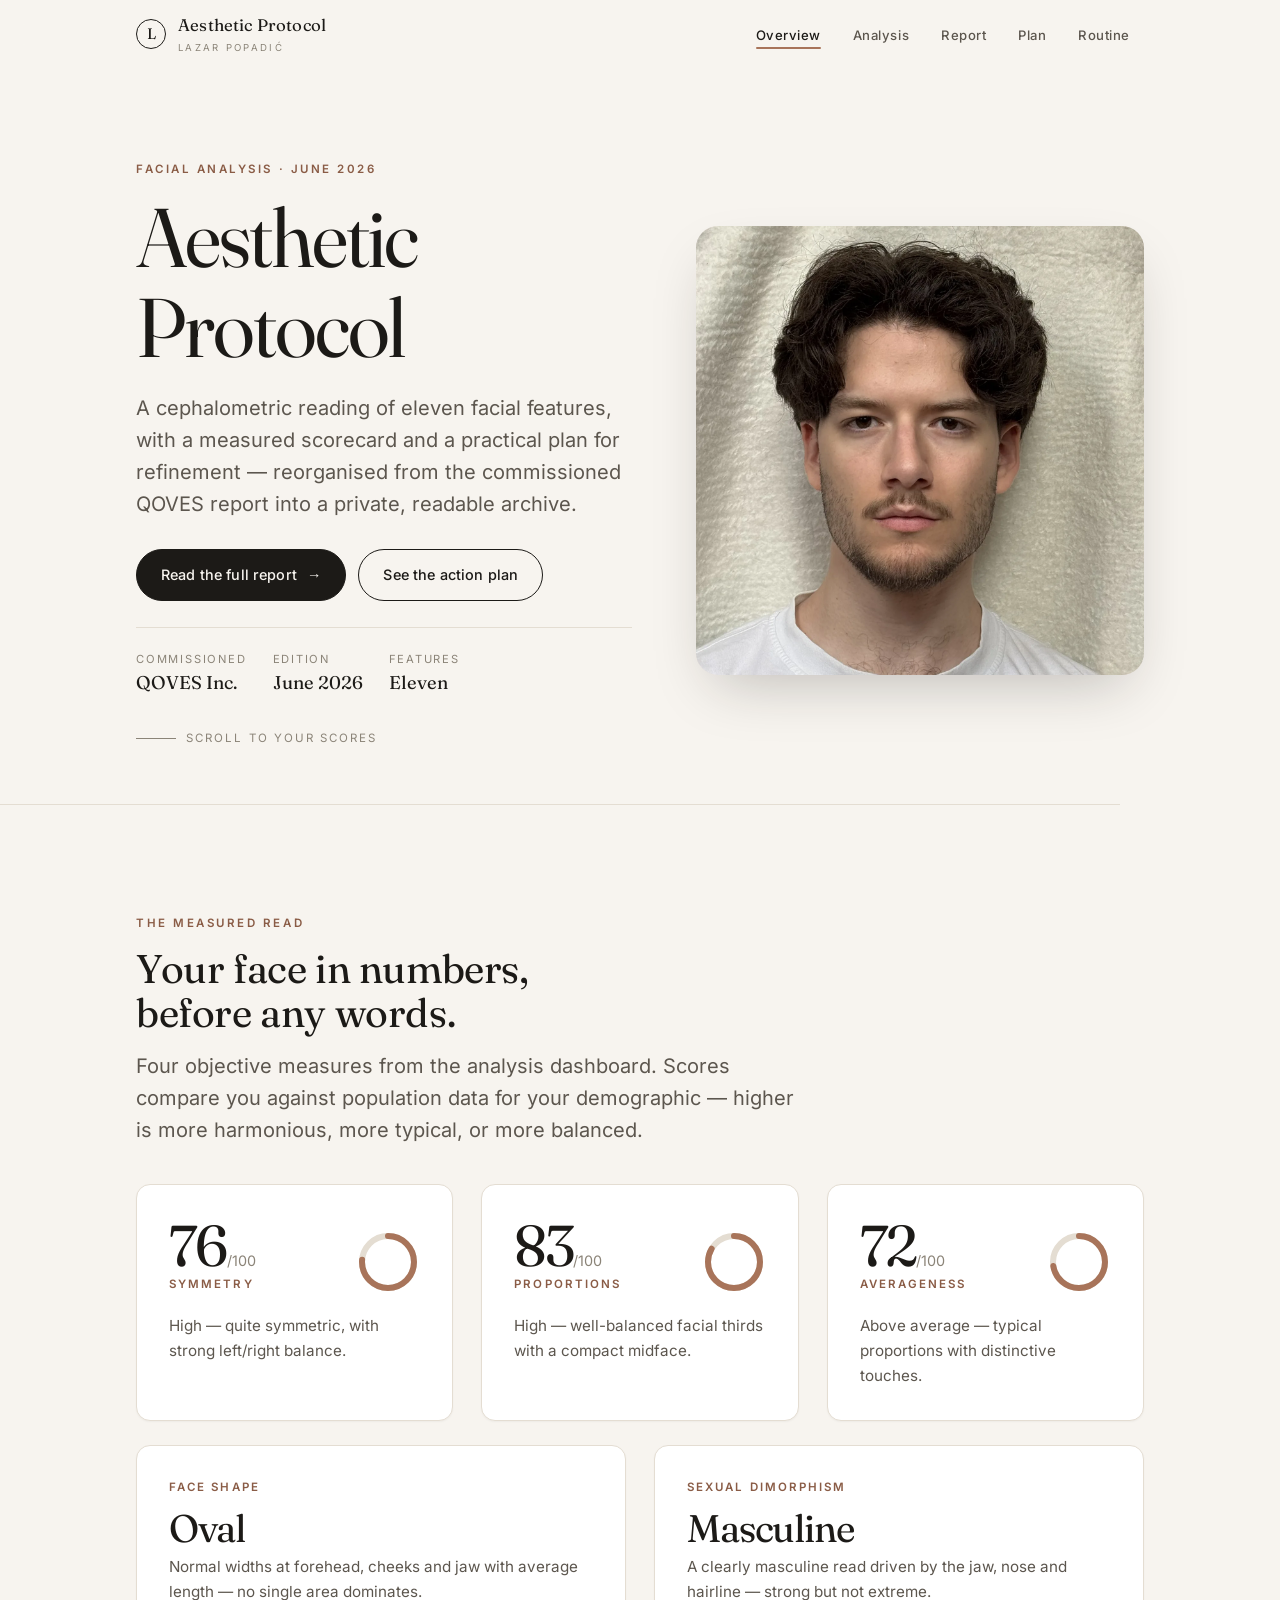
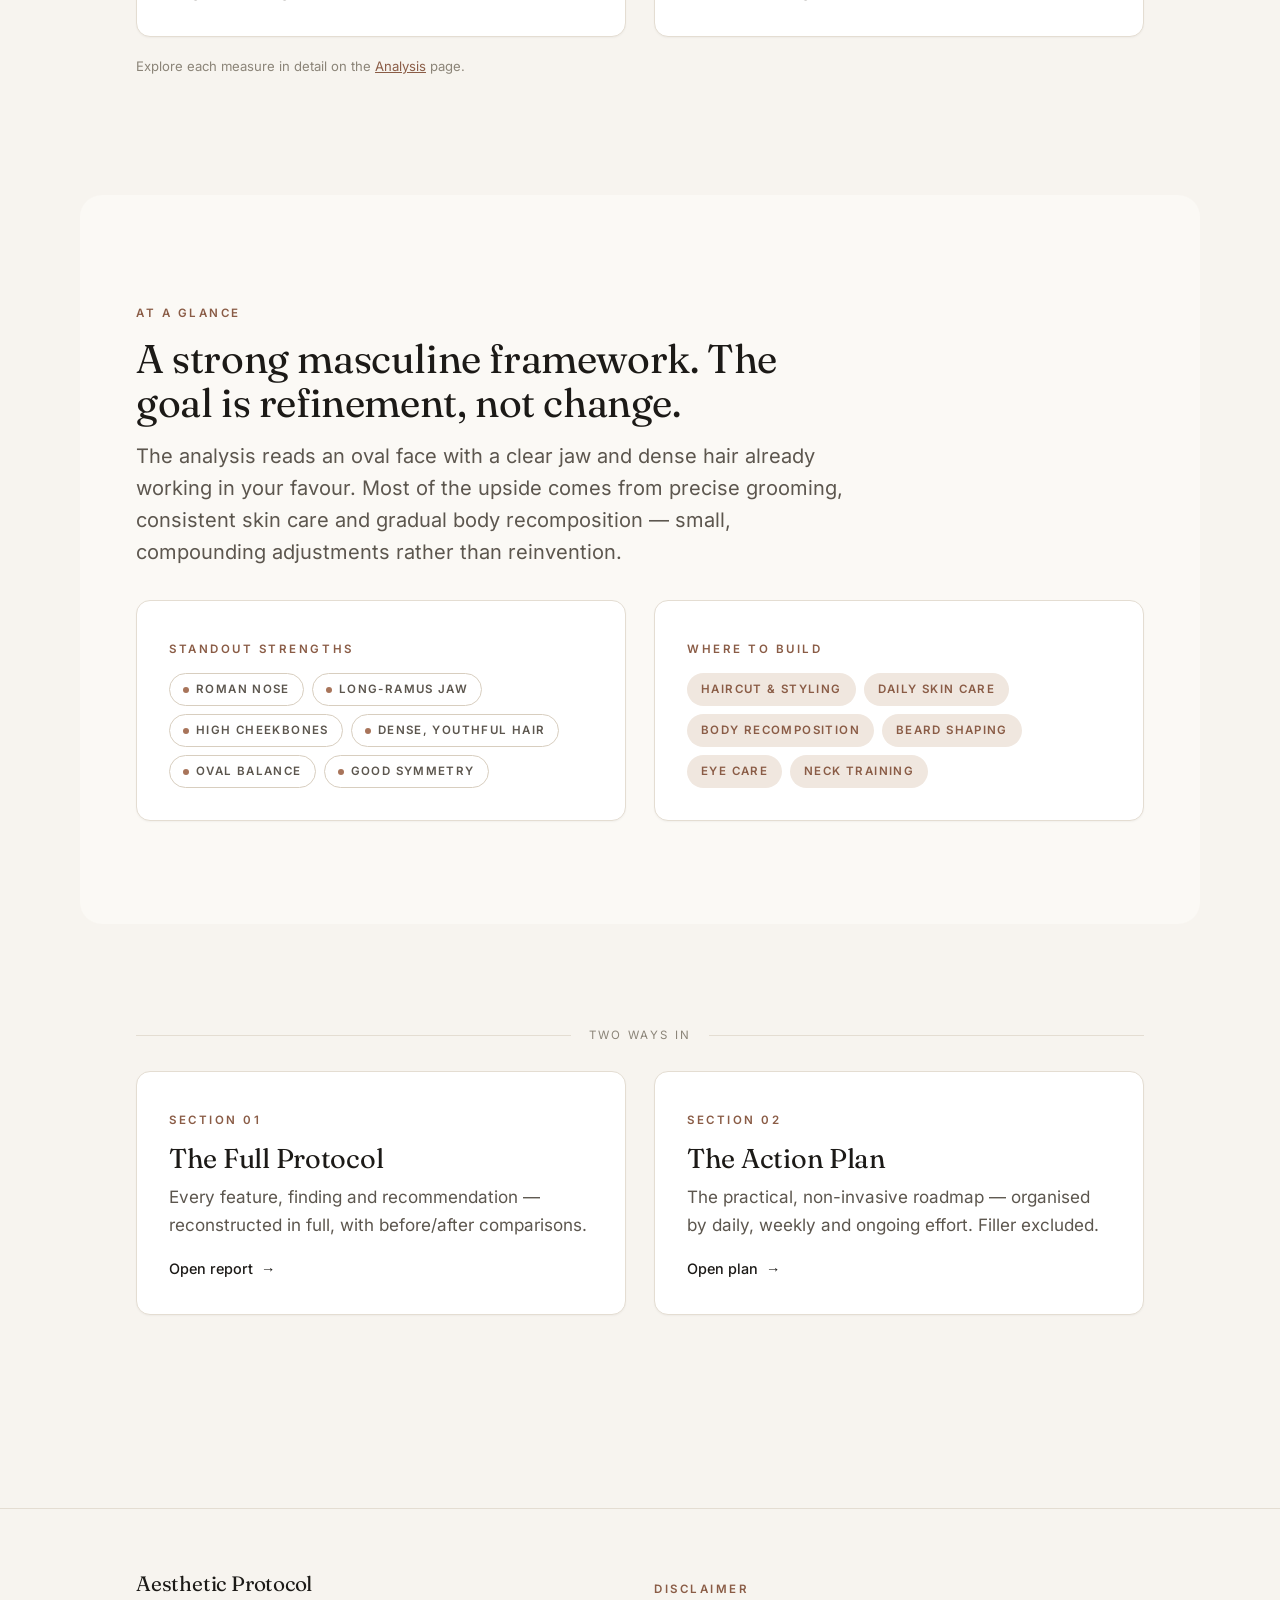
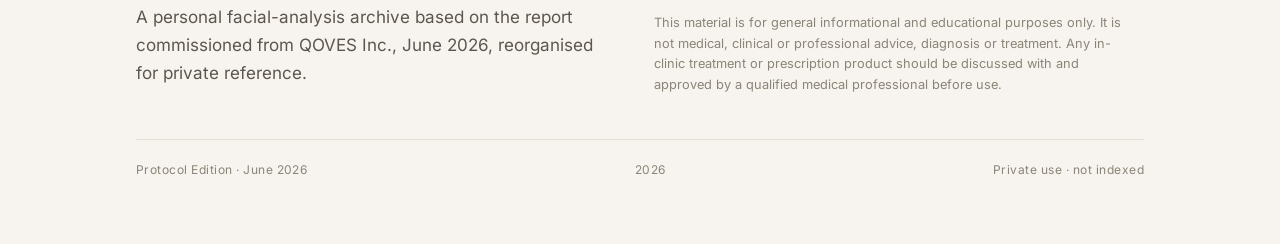
<file: index.html>
<!doctype html>
<html lang="en">
<head>
  <meta charset="utf-8">
  <meta name="viewport" content="width=device-width, initial-scale=1, viewport-fit=cover">
  <meta name="robots" content="noindex, nofollow">
  <title>Aesthetic Protocol — Lazar Popadić</title>
  <meta name="description" content="A private facial-analysis report and practical action plan.">
  <meta name="theme-color" content="#f7f4ef">
  <link rel="manifest" href="manifest.webmanifest">
  <link rel="icon" href="assets/img/icons/favicon.png">
  <link rel="apple-touch-icon" href="assets/img/icons/icon-180.png">
  <meta name="apple-mobile-web-app-capable" content="yes">
  <meta name="apple-mobile-web-app-status-bar-style" content="default">
  <meta name="apple-mobile-web-app-title" content="Protocol">
  <link rel="preload" href="assets/fonts/fraunces-latin.woff2" as="font" type="font/woff2" crossorigin>
  <link rel="preload" href="assets/fonts/inter-latin.woff2" as="font" type="font/woff2" crossorigin>
  <link rel="stylesheet" href="assets/css/styles.css">
  <noscript><style>.reveal{opacity:1!important;transform:none!important}</style></noscript>
</head>
<body>
  <header class="site-header">
    <div class="wrap nav">
      <a class="brand" href="index.html">
        <span class="brand__mark">L</span>
        <span class="brand__name">Aesthetic Protocol<small>Lazar Popadić</small></span>
      </a>
      <nav aria-label="Primary">
        <ul class="nav__links">
          <li><a href="index.html" aria-current="page">Overview</a></li>
          <li><a href="analysis.html">Analysis</a></li>
          <li><a href="report.html">Report</a></li>
          <li><a href="plan.html">Plan</a></li>
          <li><a href="routine.html">Routine</a></li>
        </ul>
      </nav>
    </div>
  </header>

  <main>
    <!-- HERO -->
    <section class="hero wrap">
      <div class="hero__grid">
        <div class="reveal">
          <p class="eyebrow">Facial Analysis · June 2026</p>
          <h1 class="display">Aesthetic<br>Protocol</h1>
          <p class="lede" style="margin-top:1.2rem;max-width:44ch">
            A cephalometric reading of eleven facial features, with a measured
            scorecard and a practical plan for refinement — reorganised from the
            commissioned QOVES report into a private, readable archive.
          </p>
          <div style="display:flex;gap:12px;flex-wrap:wrap;margin-top:1.8rem">
            <a class="btn btn--solid" href="report.html">Read the full report <span class="arrow">→</span></a>
            <a class="btn" href="plan.html">See the action plan</a>
          </div>
          <div class="hero__meta">
            <div><span>Commissioned</span><strong>QOVES Inc.</strong></div>
            <div><span>Edition</span><strong>June 2026</strong></div>
            <div><span>Features</span><strong>Eleven</strong></div>
          </div>
          <div class="scroll-cue"><span class="line"></span> Scroll to your scores</div>
        </div>
        <div class="hero__portrait reveal reveal-delay-1">
          <picture>
            <source srcset="assets/img/photos/hero-front.webp" type="image/webp">
            <img class="img-fade" src="assets/img/photos/hero-front.jpg" alt="Front-facing portrait" width="1400" height="1400">
          </picture>
        </div>
      </div>
    </section>

    <hr class="rule wrap" style="border:0">

    <!-- SCORES -->
    <section class="section wrap" id="scores">
      <p class="eyebrow reveal">The measured read</p>
      <h2 class="reveal" style="max-width:18ch">Your face in numbers, before any words.</h2>
      <p class="lede reveal" style="max-width:52ch;margin-top:1rem">
        Four objective measures from the analysis dashboard. Scores compare you
        against population data for your demographic — higher is more harmonious,
        more typical, or more balanced.
      </p>

      <div class="grid grid-3" data-animate style="margin-top:2.4rem">
        <div class="card score-card reveal">
          <div class="score-card__top">
            <div>
              <div class="score-card__num"><span data-count="76">0</span><small>/100</small></div>
              <p class="score-card__label">Symmetry</p>
            </div>
            <svg class="gauge" viewBox="0 0 64 64" aria-hidden="true">
              <circle class="gauge__track" cx="32" cy="32" r="26"></circle>
              <circle class="gauge__bar" cx="32" cy="32" r="26" data-gauge="76"></circle>
            </svg>
          </div>
          <p class="score-card__read">High — quite symmetric, with strong left/right balance.</p>
        </div>

        <div class="card score-card reveal reveal-delay-1">
          <div class="score-card__top">
            <div>
              <div class="score-card__num"><span data-count="83">0</span><small>/100</small></div>
              <p class="score-card__label">Proportions</p>
            </div>
            <svg class="gauge" viewBox="0 0 64 64" aria-hidden="true">
              <circle class="gauge__track" cx="32" cy="32" r="26"></circle>
              <circle class="gauge__bar" cx="32" cy="32" r="26" data-gauge="83"></circle>
            </svg>
          </div>
          <p class="score-card__read">High — well-balanced facial thirds with a compact midface.</p>
        </div>

        <div class="card score-card reveal reveal-delay-2">
          <div class="score-card__top">
            <div>
              <div class="score-card__num"><span data-count="72">0</span><small>/100</small></div>
              <p class="score-card__label">Averageness</p>
            </div>
            <svg class="gauge" viewBox="0 0 64 64" aria-hidden="true">
              <circle class="gauge__track" cx="32" cy="32" r="26"></circle>
              <circle class="gauge__bar" cx="32" cy="32" r="26" data-gauge="72"></circle>
            </svg>
          </div>
          <p class="score-card__read">Above average — typical proportions with distinctive touches.</p>
        </div>
      </div>

      <div class="grid grid-2" style="margin-top:1.5rem">
        <div class="card reveal">
          <p class="score-card__label">Face Shape</p>
          <div class="score-card__num" style="font-size:2.4rem;margin:2px 0 6px">Oval</div>
          <p class="score-card__read">Normal widths at forehead, cheeks and jaw with average length — no single area dominates.</p>
        </div>
        <div class="card reveal reveal-delay-1">
          <p class="score-card__label">Sexual Dimorphism</p>
          <div class="score-card__num" style="font-size:2.4rem;margin:2px 0 6px">Masculine</div>
          <p class="score-card__read">A clearly masculine read driven by the jaw, nose and hairline — strong but not extreme.</p>
        </div>
      </div>
      <p class="faint reveal" style="font-size:0.82rem;margin-top:1.2rem">
        Explore each measure in detail on the <a href="analysis.html" style="color:var(--clay-deep)">Analysis</a> page.
      </p>
    </section>

    <!-- AT A GLANCE -->
    <section class="section wrap" style="background:var(--surface-2);border-radius:var(--r-lg)">
      <div class="prose">
        <p class="eyebrow reveal">At a glance</p>
        <h2 class="reveal">A strong masculine framework. The goal is refinement, not change.</h2>
        <p class="lede reveal" style="margin-top:1rem">
          The analysis reads an oval face with a clear jaw and dense hair already
          working in your favour. Most of the upside comes from precise grooming,
          consistent skin care and gradual body recomposition — small, compounding
          adjustments rather than reinvention.
        </p>
      </div>

      <div class="grid grid-2" style="margin-top:2rem">
        <div class="card reveal">
          <p class="eyebrow">Standout strengths</p>
          <div style="display:flex;flex-wrap:wrap;gap:8px">
            <span class="chip"><span class="dot"></span>Roman nose</span>
            <span class="chip"><span class="dot"></span>Long-ramus jaw</span>
            <span class="chip"><span class="dot"></span>High cheekbones</span>
            <span class="chip"><span class="dot"></span>Dense, youthful hair</span>
            <span class="chip"><span class="dot"></span>Oval balance</span>
            <span class="chip"><span class="dot"></span>Good symmetry</span>
          </div>
        </div>
        <div class="card reveal reveal-delay-1">
          <p class="eyebrow">Where to build</p>
          <div style="display:flex;flex-wrap:wrap;gap:8px">
            <a class="chip chip--clay" href="plan.html#plan-haircut">Haircut &amp; styling</a>
            <a class="chip chip--clay" href="plan.html#plan-skin">Daily skin care</a>
            <a class="chip chip--clay" href="plan.html#plan-body">Body recomposition</a>
            <a class="chip chip--clay" href="plan.html#plan-beard">Beard shaping</a>
            <a class="chip chip--clay" href="plan.html#plan-eyes">Eye care</a>
            <a class="chip chip--clay" href="plan.html#plan-neck">Neck training</a>
          </div>
        </div>
      </div>
    </section>

    <!-- ENTRY CARDS -->
    <section class="section wrap">
      <p class="divider-label reveal">Two ways in</p>
      <div class="grid grid-2" style="margin-top:1.6rem">
        <a class="card card--hover card--link reveal" href="report.html">
          <p class="eyebrow">Section 01</p>
          <h3 style="font-size:1.7rem">The Full Protocol</h3>
          <p class="muted" style="margin:10px 0 0">Every feature, finding and recommendation — reconstructed in full, with before/after comparisons.</p>
          <span class="link-cue">Open report <span class="arrow">→</span></span>
        </a>
        <a class="card card--hover card--link reveal reveal-delay-1" href="plan.html">
          <p class="eyebrow">Section 02</p>
          <h3 style="font-size:1.7rem">The Action Plan</h3>
          <p class="muted" style="margin:10px 0 0">The practical, non-invasive roadmap — organised by daily, weekly and ongoing effort. Filler excluded.</p>
          <span class="link-cue">Open plan <span class="arrow">→</span></span>
        </a>
      </div>
    </section>
  </main>

  <footer class="site-footer">
    <div class="wrap">
      <div class="grid grid-2">
        <div>
          <h4>Aesthetic Protocol</h4>
          <p class="muted" style="max-width:42ch">A personal facial-analysis archive based on the report commissioned from QOVES Inc., June 2026, reorganised for private reference.</p>
        </div>
        <div>
          <p class="eyebrow">Disclaimer</p>
          <p class="disclaimer">This material is for general informational and educational purposes only. It is not medical, clinical or professional advice, diagnosis or treatment. Any in-clinic treatment or prescription product should be discussed with and approved by a qualified medical professional before use.</p>
        </div>
      </div>
      <div class="footer-meta">
        <span>Protocol Edition · June 2026</span>
        <span data-year>2026</span>
        <span>Private use · not indexed</span>
      </div>
    </div>
  </footer>

  <div class="lightbox" aria-hidden="true">
    <button class="lightbox__close" aria-label="Close">&times;</button>
    <img alt="">
  </div>

  <script src="assets/js/main.js"></script>
  <script src="assets/js/sw-register.js"></script>
</body>
</html>
</file>
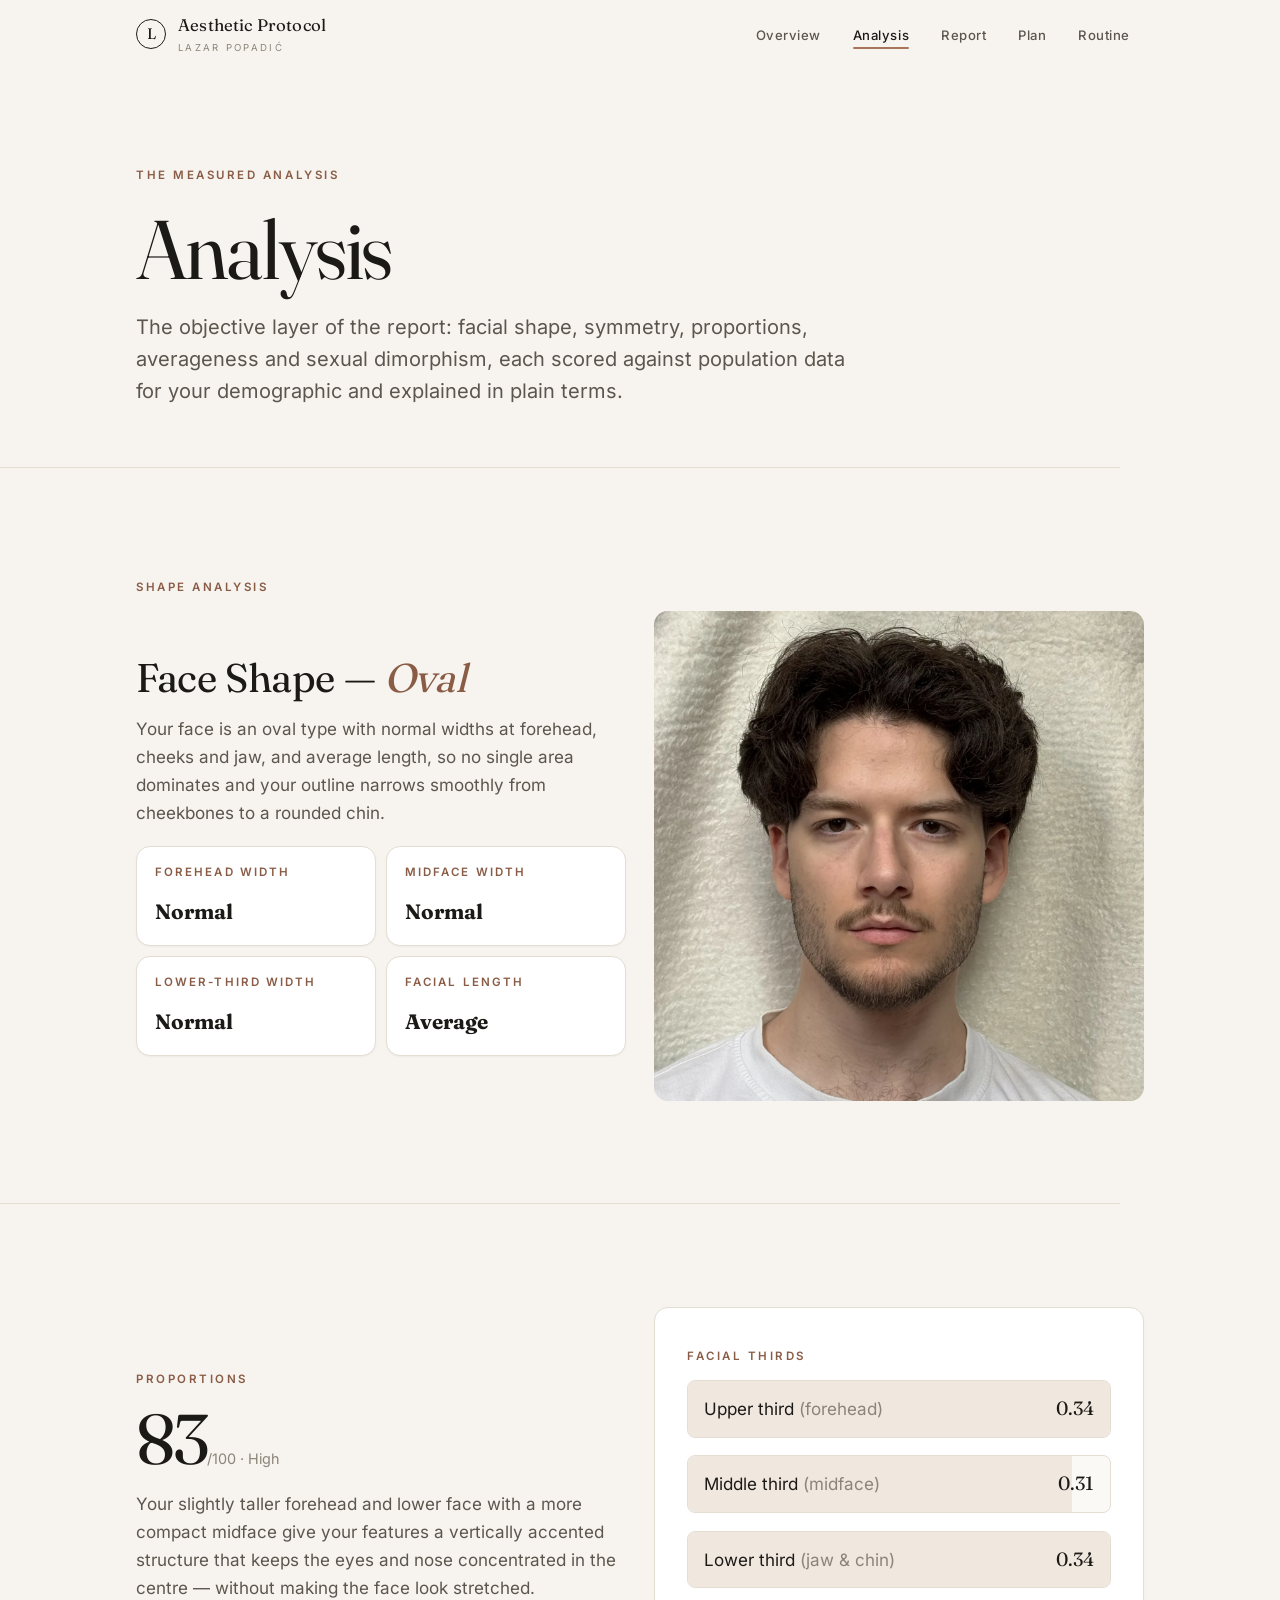
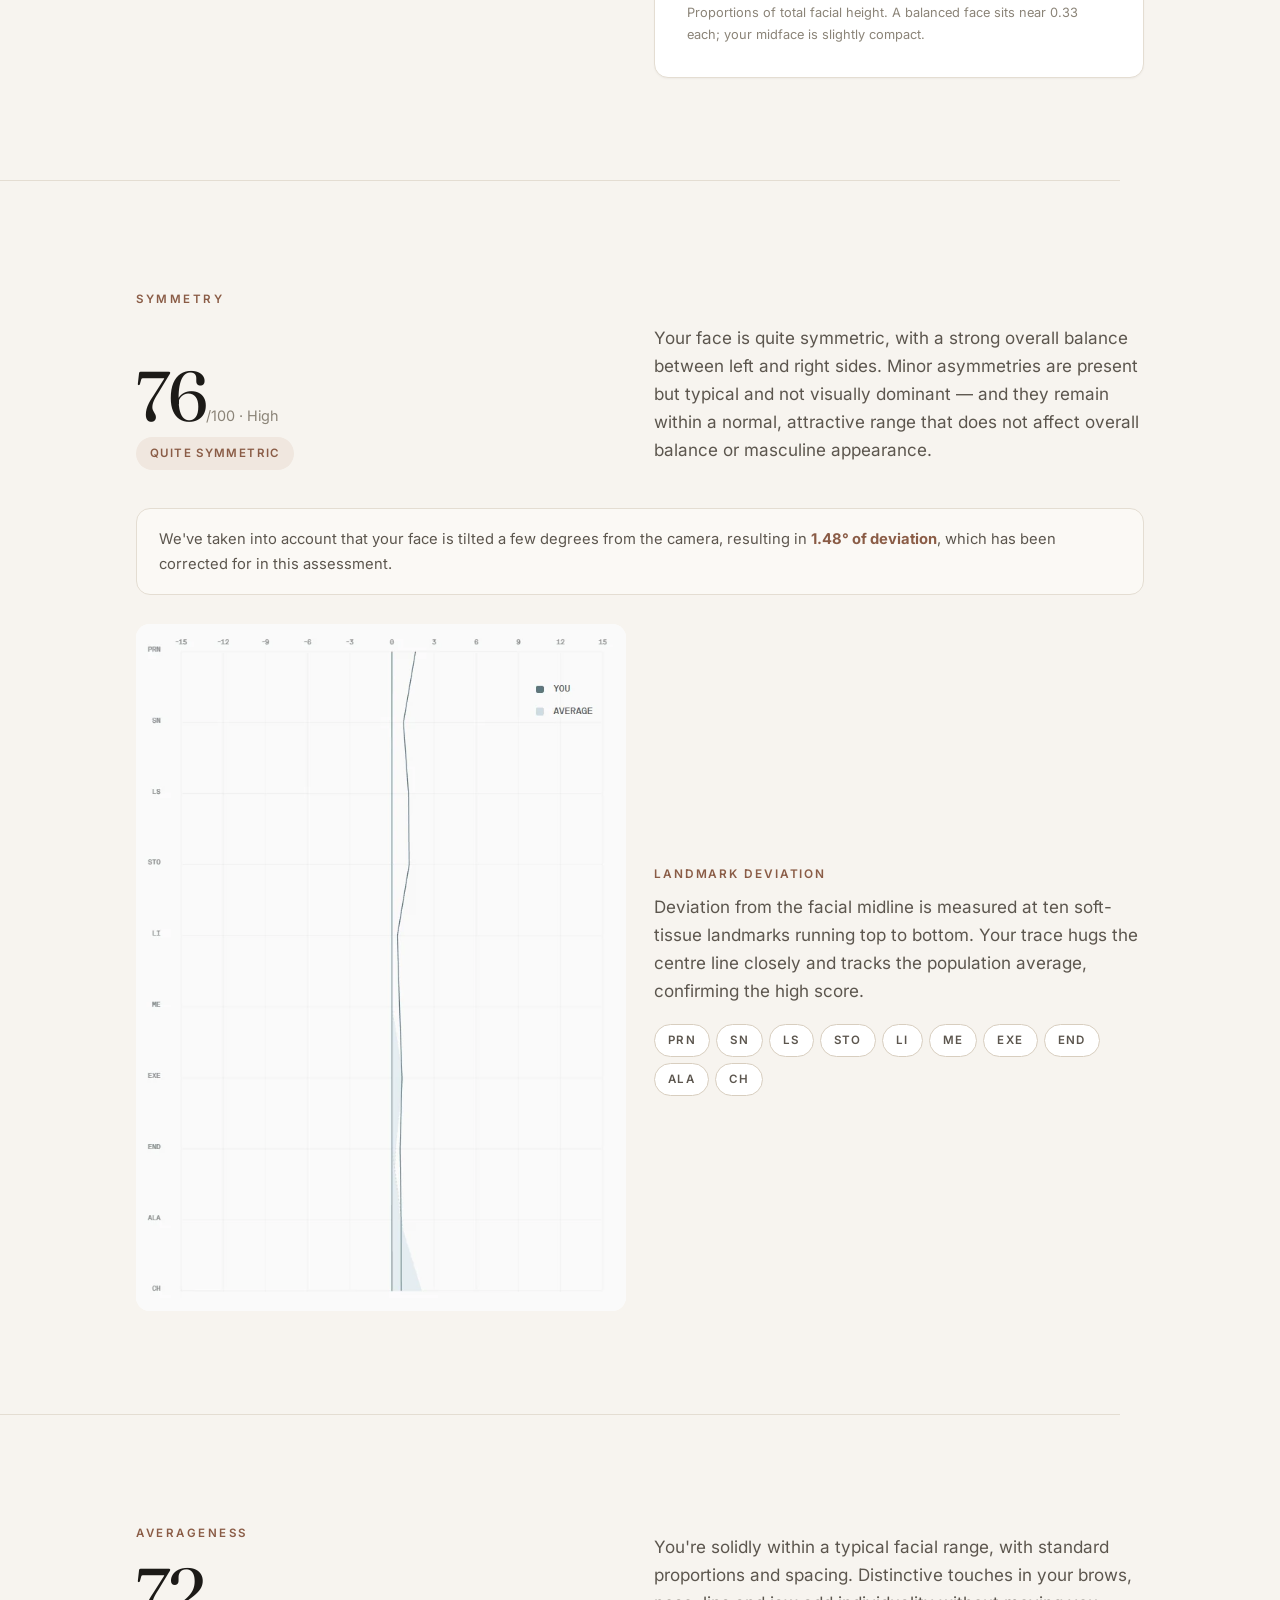
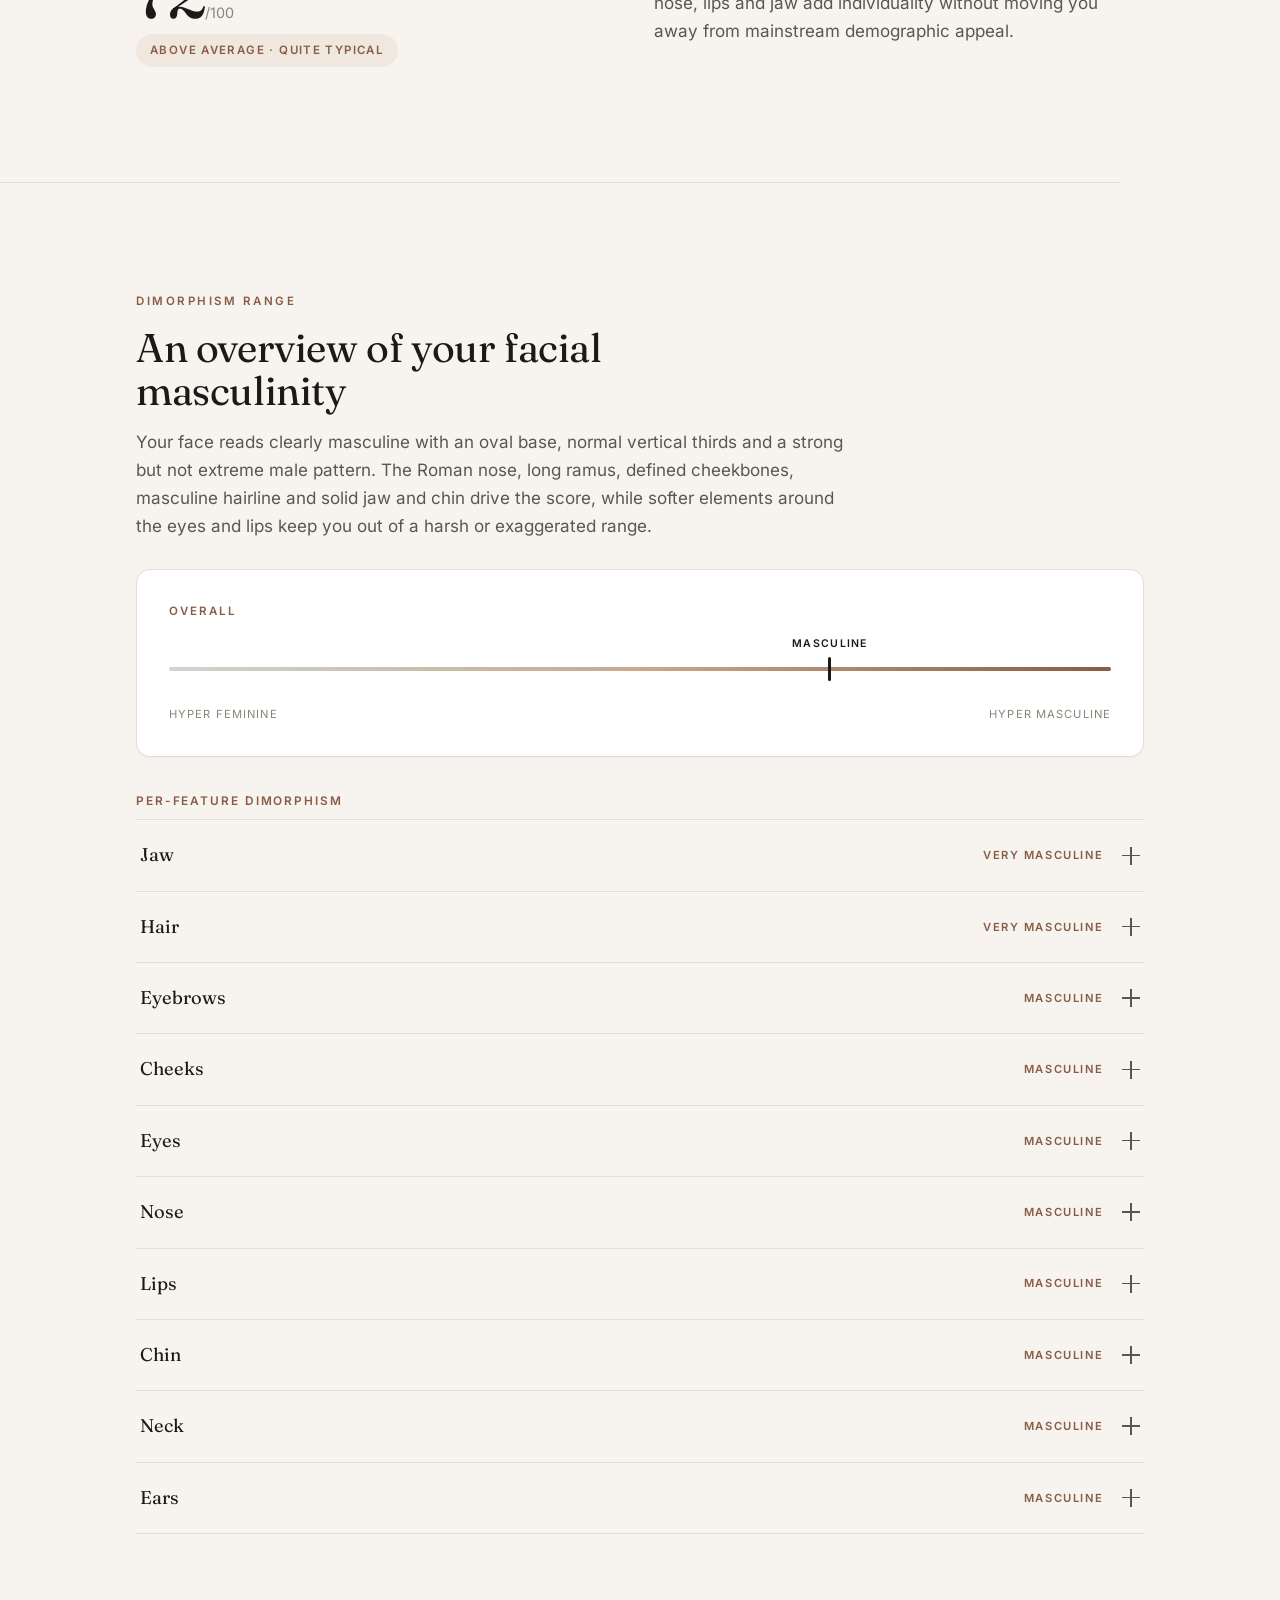
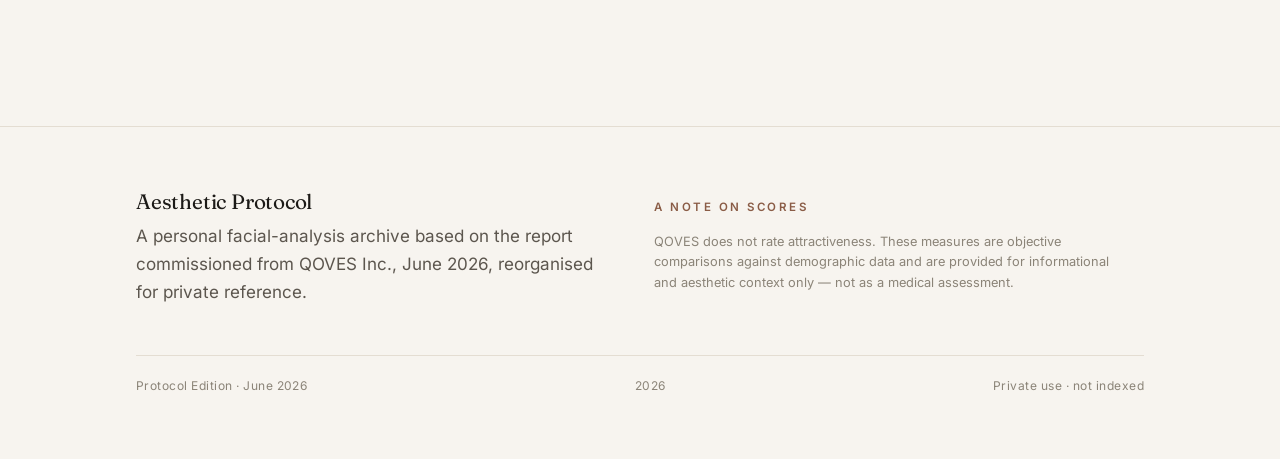
<file: analysis.html>
<!doctype html>
<html lang="en">
<head>
  <meta charset="utf-8">
  <meta name="viewport" content="width=device-width, initial-scale=1, viewport-fit=cover">
  <meta name="robots" content="noindex, nofollow">
  <title>Analysis — Aesthetic Protocol</title>
  <meta name="description" content="Measured facial analysis: shape, symmetry, proportions, averageness and dimorphism.">
  <meta name="theme-color" content="#f7f4ef">
  <link rel="manifest" href="manifest.webmanifest">
  <link rel="icon" href="assets/img/icons/favicon.png">
  <link rel="apple-touch-icon" href="assets/img/icons/icon-180.png">
  <meta name="apple-mobile-web-app-capable" content="yes">
  <meta name="apple-mobile-web-app-status-bar-style" content="default">
  <meta name="apple-mobile-web-app-title" content="Protocol">
  <link rel="preload" href="assets/fonts/fraunces-latin.woff2" as="font" type="font/woff2" crossorigin>
  <link rel="preload" href="assets/fonts/inter-latin.woff2" as="font" type="font/woff2" crossorigin>
  <link rel="stylesheet" href="assets/css/styles.css">
  <noscript><style>.reveal{opacity:1!important;transform:none!important}</style></noscript>
</head>
<body>
  <header class="site-header">
    <div class="wrap nav">
      <a class="brand" href="index.html">
        <span class="brand__mark">L</span>
        <span class="brand__name">Aesthetic Protocol<small>Lazar Popadić</small></span>
      </a>
      <nav aria-label="Primary">
        <ul class="nav__links">
          <li><a href="index.html">Overview</a></li>
          <li><a href="analysis.html" aria-current="page">Analysis</a></li>
          <li><a href="report.html">Report</a></li>
          <li><a href="plan.html">Plan</a></li>
          <li><a href="routine.html">Routine</a></li>
        </ul>
      </nav>
    </div>
  </header>

  <main>
    <section class="page-intro wrap">
      <p class="eyebrow reveal">The measured analysis</p>
      <h1 class="display reveal">Analysis</h1>
      <p class="lede reveal prose" style="margin-top:1rem">
        The objective layer of the report: facial shape, symmetry, proportions,
        averageness and sexual dimorphism, each scored against population data for
        your demographic and explained in plain terms.
      </p>
    </section>

    <hr class="rule wrap" style="border:0">

    <!-- FACE SHAPE -->
    <section class="section wrap">
      <p class="eyebrow reveal">Shape analysis</p>
      <div class="grid grid-2" style="align-items:center">
        <div class="reveal">
          <h2>Face Shape — <em class="term">Oval</em></h2>
          <p class="muted" style="margin-top:1rem">
            Your face is an oval type with normal widths at forehead, cheeks and jaw,
            and average length, so no single area dominates and your outline narrows
            smoothly from cheekbones to a rounded chin.
          </p>
          <div class="grid grid-2" style="gap:10px;margin-top:1.2rem">
            <div class="card" style="padding:16px 18px"><p class="score-card__label">Forehead width</p><strong style="font-family:var(--serif);font-size:1.3rem">Normal</strong></div>
            <div class="card" style="padding:16px 18px"><p class="score-card__label">Midface width</p><strong style="font-family:var(--serif);font-size:1.3rem">Normal</strong></div>
            <div class="card" style="padding:16px 18px"><p class="score-card__label">Lower-third width</p><strong style="font-family:var(--serif);font-size:1.3rem">Normal</strong></div>
            <div class="card" style="padding:16px 18px"><p class="score-card__label">Facial length</p><strong style="font-family:var(--serif);font-size:1.3rem">Average</strong></div>
          </div>
        </div>
        <div class="frame frame--zoom reveal reveal-delay-1" data-zoom>
          <picture>
            <source srcset="assets/img/photos/hero-front.webp" type="image/webp">
            <img class="img-fade" src="assets/img/photos/hero-front.jpg" data-full="assets/img/photos/hero-front.jpg" alt="Front portrait used for shape analysis" width="1400" height="1400">
          </picture>
        </div>
      </div>
    </section>

    <hr class="rule wrap">

    <!-- PROPORTIONS -->
    <section class="section wrap">
      <div class="grid grid-2" style="align-items:center" data-animate>
        <div class="reveal">
          <p class="eyebrow">Proportions</p>
          <div class="score-card__num" style="font-size:clamp(3rem,7vw,4.4rem)"><span data-count="83">0</span><small>/100 · High</small></div>
          <p class="muted" style="margin-top:1rem">
            Your slightly taller forehead and lower face with a more compact midface
            give your features a vertically accented structure that keeps the eyes and
            nose concentrated in the centre — without making the face look stretched.
          </p>
        </div>
        <div class="card reveal reveal-delay-1">
          <p class="eyebrow">Facial thirds</p>
          <div class="stack" style="--space:10px">
            <div class="third"><div class="third__fill" data-third="100"></div><span class="third__txt">Upper third <span class="faint">(forehead)</span></span><span class="third__val">0.34</span></div>
            <div class="third"><div class="third__fill" data-third="91"></div><span class="third__txt">Middle third <span class="faint">(midface)</span></span><span class="third__val">0.31</span></div>
            <div class="third"><div class="third__fill" data-third="100"></div><span class="third__txt">Lower third <span class="faint">(jaw &amp; chin)</span></span><span class="third__val">0.34</span></div>
          </div>
          <p class="faint" style="font-size:0.8rem;margin:14px 0 0">Proportions of total facial height. A balanced face sits near 0.33 each; your midface is slightly compact.</p>
        </div>
      </div>
    </section>

    <hr class="rule wrap">

    <!-- SYMMETRY -->
    <section class="section wrap">
      <div data-animate>
        <p class="eyebrow reveal">Symmetry</p>
        <div class="grid grid-2" style="align-items:end">
          <div class="reveal">
            <div class="score-card__num" style="font-size:clamp(3rem,7vw,4.4rem)"><span data-count="76">0</span><small>/100 · High</small></div>
            <p class="chip chip--clay" style="margin-top:6px">Quite symmetric</p>
          </div>
          <p class="muted reveal reveal-delay-1">
            Your face is quite symmetric, with a strong overall balance between left
            and right sides. Minor asymmetries are present but typical and not visually
            dominant — and they remain within a normal, attractive range that does not
            affect overall balance or masculine appearance.
          </p>
        </div>

        <div class="callout reveal" style="margin-top:1.6rem">
          We've taken into account that your face is tilted a few degrees from the
          camera, resulting in <strong>1.48° of deviation</strong>, which has been
          corrected for in this assessment.
        </div>

        <div class="grid grid-2" style="align-items:center;margin-top:1.8rem">
          <div class="frame frame--zoom reveal" data-zoom style="background:var(--surface)">
            <picture>
              <source srcset="assets/img/analysis/symmetry-chart.webp" type="image/webp">
              <img class="img-fade" src="assets/img/analysis/symmetry-chart.jpg" data-full="assets/img/analysis/symmetry-chart.jpg" alt="Landmark deviation chart comparing your symmetry to population averages" width="1309" height="1853">
            </picture>
          </div>
          <div class="reveal reveal-delay-1">
            <p class="subhead">Landmark deviation</p>
            <p class="muted">
              Deviation from the facial midline is measured at ten soft-tissue
              landmarks running top to bottom. Your trace hugs the centre line closely
              and tracks the population average, confirming the high score.
            </p>
            <div style="display:flex;flex-wrap:wrap;gap:6px;margin-top:14px">
              <span class="chip">PRN</span><span class="chip">SN</span><span class="chip">LS</span>
              <span class="chip">STO</span><span class="chip">LI</span><span class="chip">ME</span>
              <span class="chip">EXE</span><span class="chip">END</span><span class="chip">ALA</span><span class="chip">CH</span>
            </div>
          </div>
        </div>
      </div>
    </section>

    <hr class="rule wrap">

    <!-- AVERAGENESS -->
    <section class="section wrap">
      <div class="grid grid-2" style="align-items:center" data-animate>
        <div class="reveal">
          <p class="eyebrow">Averageness</p>
          <div class="score-card__num" style="font-size:clamp(3rem,7vw,4.4rem)"><span data-count="72">0</span><small>/100</small></div>
          <p class="chip chip--clay" style="margin-top:6px">Above average · quite typical</p>
        </div>
        <p class="muted reveal reveal-delay-1">
          You're solidly within a typical facial range, with standard proportions and
          spacing. Distinctive touches in your brows, nose, lips and jaw add
          individuality without moving you away from mainstream demographic appeal.
        </p>
      </div>
    </section>

    <hr class="rule wrap">

    <!-- DIMORPHISM -->
    <section class="section wrap">
      <p class="eyebrow reveal">Dimorphism range</p>
      <h2 class="reveal" style="max-width:20ch">An overview of your facial masculinity</h2>
      <p class="muted reveal prose" style="margin-top:1rem">
        Your face reads clearly masculine with an oval base, normal vertical thirds and
        a strong but not extreme male pattern. The Roman nose, long ramus, defined
        cheekbones, masculine hairline and solid jaw and chin drive the score, while
        softer elements around the eyes and lips keep you out of a harsh or exaggerated
        range.
      </p>

      <div class="card reveal" style="margin-top:1.8rem" data-animate>
        <p class="score-card__label">Overall</p>
        <div class="scale">
          <div class="scale__track"></div>
          <div class="scale__marker" data-marker="70" data-label="Masculine"></div>
        </div>
        <div class="scale__ends"><span>Hyper feminine</span><span>Hyper masculine</span></div>
      </div>

      <p class="subhead reveal" style="margin-top:2.2rem">Per-feature dimorphism</p>
      <div class="acc reveal">
        <details class="acc__item">
          <summary class="acc__sum"><span>Jaw</span><span class="acc__rating">Very masculine</span><span class="acc__icon"></span></summary>
          <div class="acc__body"><div class="acc__body-inner"><p>Your long-ramus, U-shaped jaw with clear separation from a slightly thinner neck gives you a distinctly masculine lower third that looks strong without being blocky or overly wide.</p></div></div>
        </details>
        <details class="acc__item">
          <summary class="acc__sum"><span>Hair</span><span class="acc__rating">Very masculine</span><span class="acc__icon"></span></summary>
          <div class="acc__body"><div class="acc__body-inner"><p>Your dense, textured medium-brown hair with an M-shaped hairline and widow's peak reinforces a youthful masculine upper third and frames your prominent forehead strongly.</p></div></div>
        </details>
        <details class="acc__item">
          <summary class="acc__sum"><span>Eyebrows</span><span class="acc__rating">Masculine</span><span class="acc__icon"></span></summary>
          <div class="acc__body"><div class="acc__body-inner"><p>Your mid-set, upturned brows with a sloped peak and dark color give your upper face a clearly masculine frame without feeling heavy or overgroomed. The blurred edges and medium density keep the expression firm but not aggressive.</p></div></div>
        </details>
        <details class="acc__item">
          <summary class="acc__sum"><span>Cheeks</span><span class="acc__rating">Masculine</span><span class="acc__icon"></span></summary>
          <div class="acc__body"><div class="acc__body-inner"><p>Your lean cheeks and mid-set projecting cheekbones give your midface a defined, athletic look that reads masculine while still looking youthful because there is little nasolabial folding at rest.</p></div></div>
        </details>
        <details class="acc__item">
          <summary class="acc__sum"><span>Eyes</span><span class="acc__rating">Masculine</span><span class="acc__icon"></span></summary>
          <div class="acc__body"><div class="acc__body-inner"><p>Your almond, neutrally tilted eyes with dark walnut irises and moderate lashes create a calm, grounded gaze that reads slightly masculine without looking sharp or aggressive.</p></div></div>
        </details>
        <details class="acc__item">
          <summary class="acc__sum"><span>Nose</span><span class="acc__rating">Masculine</span><span class="acc__icon"></span></summary>
          <div class="acc__body"><div class="acc__body-inner"><p>Your Roman nose with a high bridge, visible hump and upturned defined tip gives your face a strong vertical anchor and clearly masculine central structure without looking excessively wide or long.</p></div></div>
        </details>
        <details class="acc__item">
          <summary class="acc__sum"><span>Lips</span><span class="acc__rating">Masculine</span><span class="acc__icon"></span></summary>
          <div class="acc__body"><div class="acc__body-inner"><p>Your medium-volume, slightly bottom-heavy lips with a short philtrum and no tooth show at rest give your mouth a compact, masculine presence that still looks healthy and smooth.</p></div></div>
        </details>
        <details class="acc__item">
          <summary class="acc__sum"><span>Chin</span><span class="acc__rating">Masculine</span><span class="acc__icon"></span></summary>
          <div class="acc__body"><div class="acc__body-inner"><p>Your standard-width, neutrally projecting round chin continues the masculine jawline and finishes your face with a solid endpoint rather than a pointed or receding lower third.</p></div></div>
        </details>
        <details class="acc__item">
          <summary class="acc__sum"><span>Neck</span><span class="acc__rating">Masculine</span><span class="acc__icon"></span></summary>
          <div class="acc__body"><div class="acc__body-inner"><p>Your muscular, defined neck with only slight Adam's apple visibility strengthens the sense of physical robustness and highlights the jaw contour by being slightly slimmer laterally.</p></div></div>
        </details>
        <details class="acc__item">
          <summary class="acc__sum"><span>Ears</span><span class="acc__rating">Masculine</span><span class="acc__icon"></span></summary>
          <div class="acc__body"><div class="acc__body-inner"><p>Your slightly protruding, rounded ears with a developed antihelix and Darwin's tubercle add subtle three-dimensional detail at the side view and support the overall masculine read without feeling oversized.</p></div></div>
        </details>
      </div>
    </section>
  </main>

  <footer class="site-footer">
    <div class="wrap">
      <div class="grid grid-2">
        <div>
          <h4>Aesthetic Protocol</h4>
          <p class="muted" style="max-width:42ch">A personal facial-analysis archive based on the report commissioned from QOVES Inc., June 2026, reorganised for private reference.</p>
        </div>
        <div>
          <p class="eyebrow">A note on scores</p>
          <p class="disclaimer">QOVES does not rate attractiveness. These measures are objective comparisons against demographic data and are provided for informational and aesthetic context only — not as a medical assessment.</p>
        </div>
      </div>
      <div class="footer-meta">
        <span>Protocol Edition · June 2026</span>
        <span data-year>2026</span>
        <span>Private use · not indexed</span>
      </div>
    </div>
  </footer>

  <div class="lightbox" aria-hidden="true">
    <button class="lightbox__close" aria-label="Close">&times;</button>
    <img alt="">
  </div>

  <script src="assets/js/main.js"></script>
  <script src="assets/js/sw-register.js"></script>
</body>
</html>
</file>
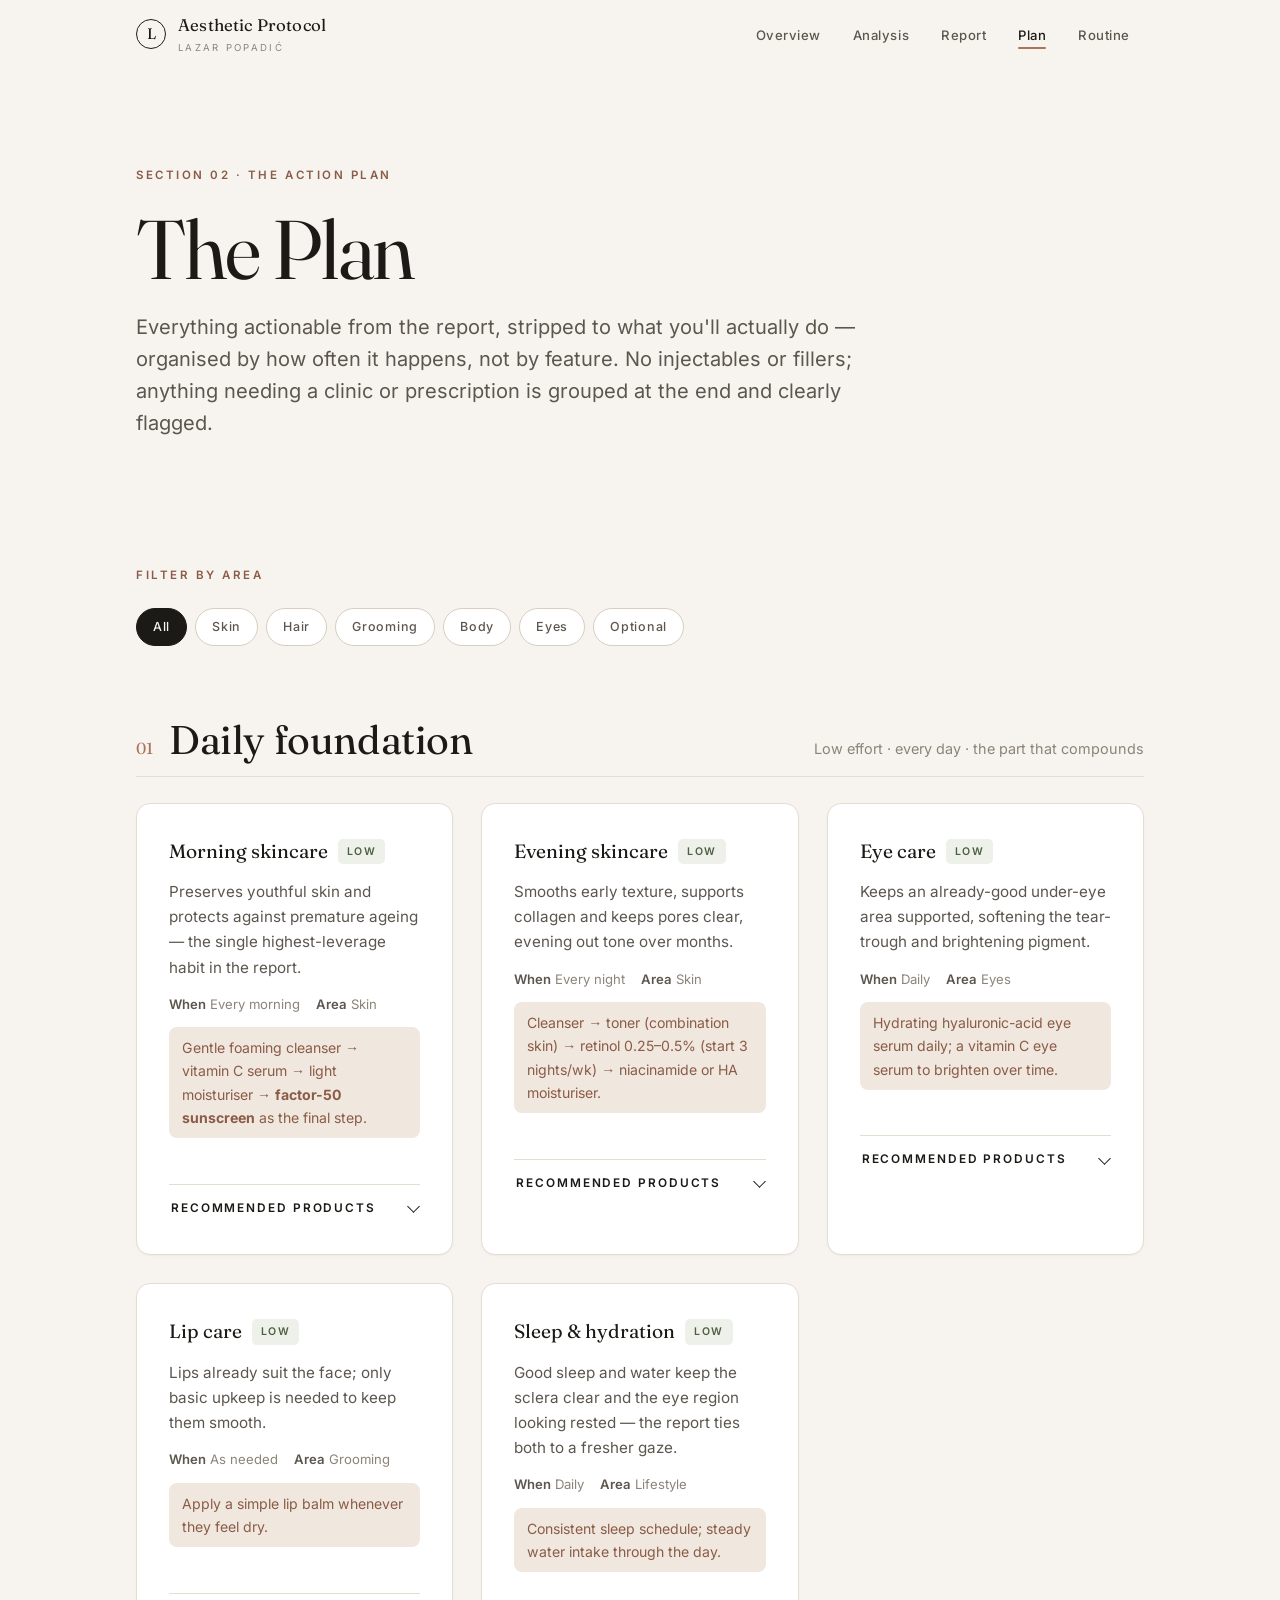
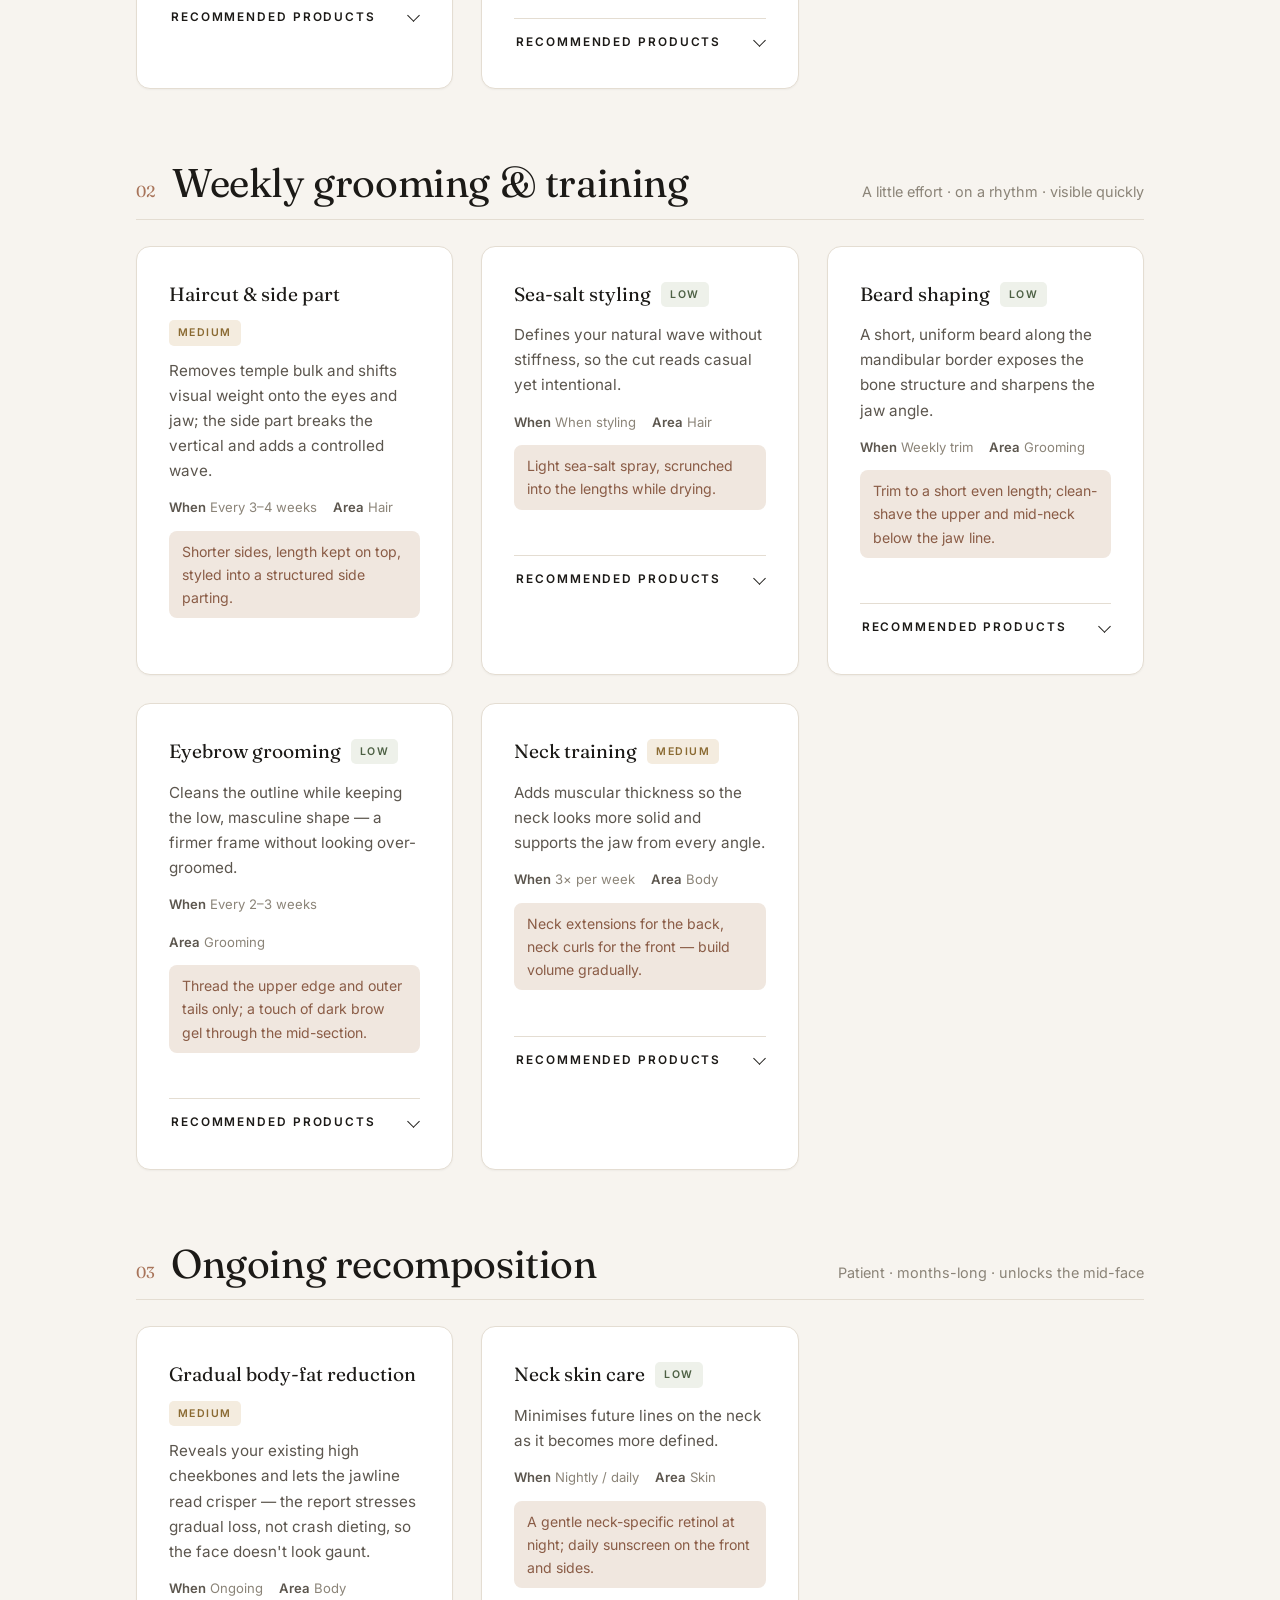
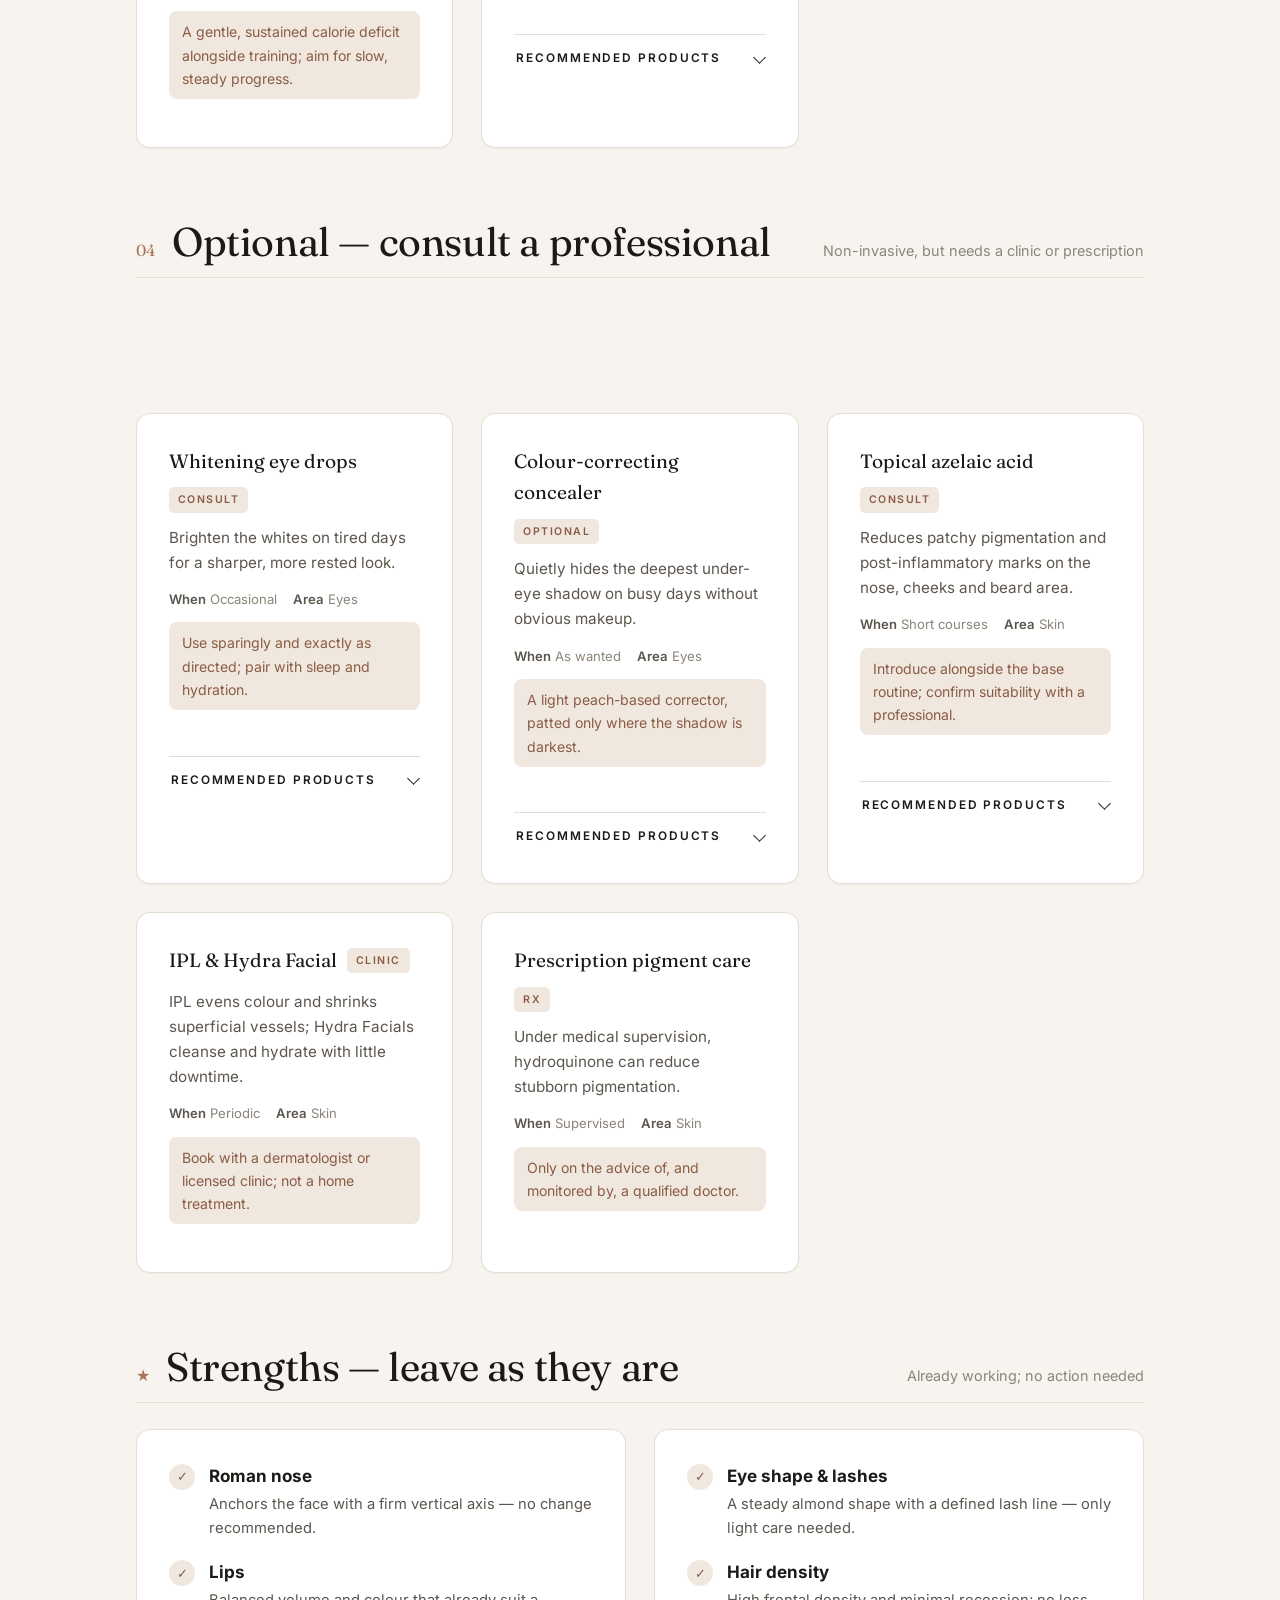
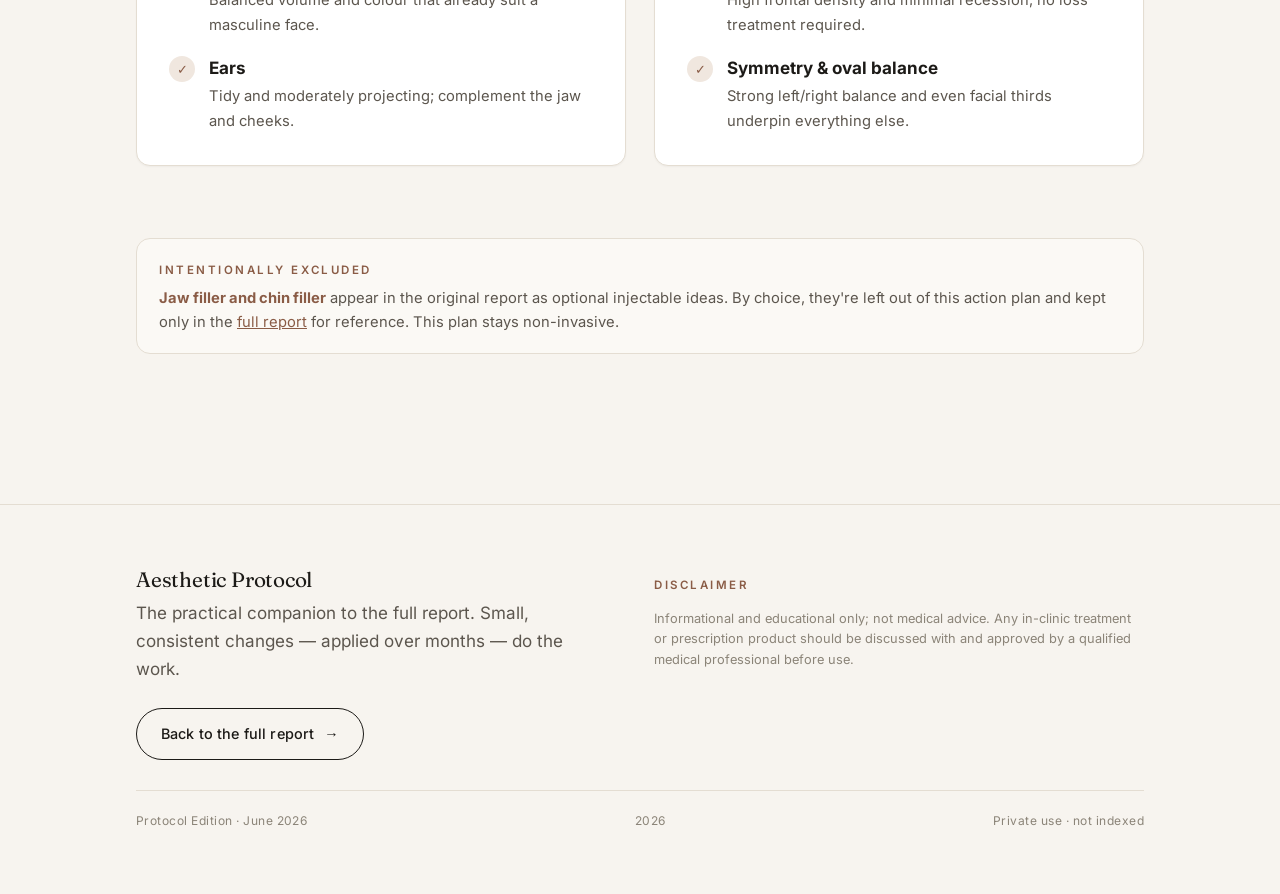
<file: plan.html>
<!doctype html>
<html lang="en">
<head>
  <meta charset="utf-8">
  <meta name="viewport" content="width=device-width, initial-scale=1, viewport-fit=cover">
  <meta name="robots" content="noindex, nofollow">
  <title>The Action Plan — Aesthetic Protocol</title>
  <meta name="description" content="A practical, non-invasive roadmap distilled from the protocol report.">
  <meta name="theme-color" content="#f7f4ef">
  <link rel="manifest" href="manifest.webmanifest">
  <link rel="icon" href="assets/img/icons/favicon.png">
  <link rel="apple-touch-icon" href="assets/img/icons/icon-180.png">
  <meta name="apple-mobile-web-app-capable" content="yes">
  <meta name="apple-mobile-web-app-status-bar-style" content="default">
  <meta name="apple-mobile-web-app-title" content="Protocol">
  <link rel="preload" href="assets/fonts/fraunces-latin.woff2" as="font" type="font/woff2" crossorigin>
  <link rel="preload" href="assets/fonts/inter-latin.woff2" as="font" type="font/woff2" crossorigin>
  <link rel="stylesheet" href="assets/css/styles.css">
  <noscript><style>.reveal{opacity:1!important;transform:none!important}</style></noscript>
</head>
<body>
  <header class="site-header">
    <div class="wrap nav">
      <a class="brand" href="index.html">
        <span class="brand__mark">L</span>
        <span class="brand__name">Aesthetic Protocol<small>Lazar Popadić</small></span>
      </a>
      <nav aria-label="Primary">
        <ul class="nav__links">
          <li><a href="index.html">Overview</a></li>
          <li><a href="analysis.html">Analysis</a></li>
          <li><a href="report.html">Report</a></li>
          <li><a href="plan.html" aria-current="page">Plan</a></li>
          <li><a href="routine.html">Routine</a></li>
        </ul>
      </nav>
    </div>
  </header>

  <main>
    <section class="page-intro wrap">
      <p class="eyebrow reveal">Section 02 · The action plan</p>
      <h1 class="display reveal">The Plan</h1>
      <p class="lede reveal prose" style="margin-top:1rem">
        Everything actionable from the report, stripped to what you'll actually do —
        organised by how often it happens, not by feature. No injectables or fillers;
        anything needing a clinic or prescription is grouped at the end and clearly
        flagged.
      </p>
    </section>

    <section class="section--tight wrap">
      <p class="eyebrow reveal">Filter by area</p>
      <div class="filter-bar reveal">
        <button class="filter-btn is-active" data-filter="all">All</button>
        <button class="filter-btn" data-filter="skin">Skin</button>
        <button class="filter-btn" data-filter="hair">Hair</button>
        <button class="filter-btn" data-filter="grooming">Grooming</button>
        <button class="filter-btn" data-filter="body">Body</button>
        <button class="filter-btn" data-filter="eyes">Eyes</button>
        <button class="filter-btn" data-filter="optional">Optional</button>
      </div>

      <!-- BAND 1 — DAILY -->
      <div class="band">
        <div class="band__head reveal">
          <span class="band__num">01</span>
          <h2>Daily foundation</h2>
          <span class="band__sub">Low effort · every day · the part that compounds</span>
        </div>
        <div class="grid grid-3">
          <div class="card reveal" data-cats="skin" id="plan-skin">
            <div class="action">
              <div class="action__head"><span class="action__title">Morning skincare</span><span class="tag tag--low">Low</span></div>
              <p class="action__why">Preserves youthful skin and protects against premature ageing — the single highest-leverage habit in the report.</p>
              <div class="action__meta"><span><b>When</b> Every morning</span><span><b>Area</b> Skin</span></div>
              <p class="action__step">Gentle foaming cleanser → vitamin&nbsp;C serum → light moisturiser → <b>factor-50 sunscreen</b> as the final step.</p>
            </div>
          </div>
          <div class="card reveal reveal-delay-1" data-cats="skin">
            <div class="action">
              <div class="action__head"><span class="action__title">Evening skincare</span><span class="tag tag--low">Low</span></div>
              <p class="action__why">Smooths early texture, supports collagen and keeps pores clear, evening out tone over months.</p>
              <div class="action__meta"><span><b>When</b> Every night</span><span><b>Area</b> Skin</span></div>
              <p class="action__step">Cleanser → toner (combination skin) → retinol 0.25–0.5% (start 3 nights/wk) → niacinamide or HA moisturiser.</p>
            </div>
          </div>
          <div class="card reveal reveal-delay-2" data-cats="eyes skin" id="plan-eyes">
            <div class="action">
              <div class="action__head"><span class="action__title">Eye care</span><span class="tag tag--low">Low</span></div>
              <p class="action__why">Keeps an already-good under-eye area supported, softening the tear-trough and brightening pigment.</p>
              <div class="action__meta"><span><b>When</b> Daily</span><span><b>Area</b> Eyes</span></div>
              <p class="action__step">Hydrating hyaluronic-acid eye serum daily; a vitamin&nbsp;C eye serum to brighten over time.</p>
            </div>
          </div>
          <div class="card reveal" data-cats="grooming skin">
            <div class="action">
              <div class="action__head"><span class="action__title">Lip care</span><span class="tag tag--low">Low</span></div>
              <p class="action__why">Lips already suit the face; only basic upkeep is needed to keep them smooth.</p>
              <div class="action__meta"><span><b>When</b> As needed</span><span><b>Area</b> Grooming</span></div>
              <p class="action__step">Apply a simple lip balm whenever they feel dry.</p>
            </div>
          </div>
          <div class="card reveal reveal-delay-1" data-cats="eyes body">
            <div class="action">
              <div class="action__head"><span class="action__title">Sleep &amp; hydration</span><span class="tag tag--low">Low</span></div>
              <p class="action__why">Good sleep and water keep the sclera clear and the eye region looking rested — the report ties both to a fresher gaze.</p>
              <div class="action__meta"><span><b>When</b> Daily</span><span><b>Area</b> Lifestyle</span></div>
              <p class="action__step">Consistent sleep schedule; steady water intake through the day.</p>
            </div>
          </div>
        </div>
      </div>

      <!-- BAND 2 — WEEKLY -->
      <div class="band">
        <div class="band__head reveal">
          <span class="band__num">02</span>
          <h2>Weekly grooming &amp; training</h2>
          <span class="band__sub">A little effort · on a rhythm · visible quickly</span>
        </div>
        <div class="grid grid-3">
          <div class="card reveal" data-cats="hair" id="plan-haircut">
            <div class="action">
              <div class="action__head"><span class="action__title">Haircut &amp; side part</span><span class="tag tag--med">Medium</span></div>
              <p class="action__why">Removes temple bulk and shifts visual weight onto the eyes and jaw; the side part breaks the vertical and adds a controlled wave.</p>
              <div class="action__meta"><span><b>When</b> Every 3–4 weeks</span><span><b>Area</b> Hair</span></div>
              <p class="action__step">Shorter sides, length kept on top, styled into a structured side parting.</p>
            </div>
          </div>
          <div class="card reveal reveal-delay-1" data-cats="hair">
            <div class="action">
              <div class="action__head"><span class="action__title">Sea-salt styling</span><span class="tag tag--low">Low</span></div>
              <p class="action__why">Defines your natural wave without stiffness, so the cut reads casual yet intentional.</p>
              <div class="action__meta"><span><b>When</b> When styling</span><span><b>Area</b> Hair</span></div>
              <p class="action__step">Light sea-salt spray, scrunched into the lengths while drying.</p>
            </div>
          </div>
          <div class="card reveal reveal-delay-2" data-cats="grooming" id="plan-beard">
            <div class="action">
              <div class="action__head"><span class="action__title">Beard shaping</span><span class="tag tag--low">Low</span></div>
              <p class="action__why">A short, uniform beard along the mandibular border exposes the bone structure and sharpens the jaw angle.</p>
              <div class="action__meta"><span><b>When</b> Weekly trim</span><span><b>Area</b> Grooming</span></div>
              <p class="action__step">Trim to a short even length; clean-shave the upper and mid-neck below the jaw line.</p>
            </div>
          </div>
          <div class="card reveal" data-cats="grooming eyes">
            <div class="action">
              <div class="action__head"><span class="action__title">Eyebrow grooming</span><span class="tag tag--low">Low</span></div>
              <p class="action__why">Cleans the outline while keeping the low, masculine shape — a firmer frame without looking over-groomed.</p>
              <div class="action__meta"><span><b>When</b> Every 2–3 weeks</span><span><b>Area</b> Grooming</span></div>
              <p class="action__step">Thread the upper edge and outer tails only; a touch of dark brow gel through the mid-section.</p>
            </div>
          </div>
          <div class="card reveal reveal-delay-1" data-cats="body" id="plan-neck">
            <div class="action">
              <div class="action__head"><span class="action__title">Neck training</span><span class="tag tag--med">Medium</span></div>
              <p class="action__why">Adds muscular thickness so the neck looks more solid and supports the jaw from every angle.</p>
              <div class="action__meta"><span><b>When</b> 3× per week</span><span><b>Area</b> Body</span></div>
              <p class="action__step">Neck extensions for the back, neck curls for the front — build volume gradually.</p>
            </div>
          </div>
        </div>
      </div>

      <!-- BAND 3 — ONGOING -->
      <div class="band">
        <div class="band__head reveal">
          <span class="band__num">03</span>
          <h2>Ongoing recomposition</h2>
          <span class="band__sub">Patient · months-long · unlocks the mid-face</span>
        </div>
        <div class="grid grid-3">
          <div class="card reveal" data-cats="body" id="plan-body">
            <div class="action">
              <div class="action__head"><span class="action__title">Gradual body-fat reduction</span><span class="tag tag--med">Medium</span></div>
              <p class="action__why">Reveals your existing high cheekbones and lets the jawline read crisper — the report stresses gradual loss, not crash dieting, so the face doesn't look gaunt.</p>
              <div class="action__meta"><span><b>When</b> Ongoing</span><span><b>Area</b> Body</span></div>
              <p class="action__step">A gentle, sustained calorie deficit alongside training; aim for slow, steady progress.</p>
            </div>
          </div>
          <div class="card reveal reveal-delay-1" data-cats="skin">
            <div class="action">
              <div class="action__head"><span class="action__title">Neck skin care</span><span class="tag tag--low">Low</span></div>
              <p class="action__why">Minimises future lines on the neck as it becomes more defined.</p>
              <div class="action__meta"><span><b>When</b> Nightly / daily</span><span><b>Area</b> Skin</span></div>
              <p class="action__step">A gentle neck-specific retinol at night; daily sunscreen on the front and sides.</p>
            </div>
          </div>
        </div>
      </div>

      <!-- BAND 4 — OPTIONAL -->
      <div class="band">
        <div class="band__head reveal">
          <span class="band__num">04</span>
          <h2>Optional — consult a professional</h2>
          <span class="band__sub">Non-invasive, but needs a clinic or prescription</span>
        </div>
        <div class="callout callout--flag reveal" style="margin-bottom:22px">
          <strong>Read first.</strong> None of these are injectables or surgery, but each involves an in-clinic treatment, a medicated product or a prescription. Treat them as ideas to raise with a qualified professional — not a self-prescription.
        </div>
        <div class="grid grid-3">
          <div class="card reveal" data-cats="eyes optional">
            <div class="action">
              <div class="action__head"><span class="action__title">Whitening eye drops</span><span class="tag tag--flag">Consult</span></div>
              <p class="action__why">Brighten the whites on tired days for a sharper, more rested look.</p>
              <div class="action__meta"><span><b>When</b> Occasional</span><span><b>Area</b> Eyes</span></div>
              <p class="action__step">Use sparingly and exactly as directed; pair with sleep and hydration.</p>
            </div>
          </div>
          <div class="card reveal reveal-delay-1" data-cats="eyes optional">
            <div class="action">
              <div class="action__head"><span class="action__title">Colour-correcting concealer</span><span class="tag tag--flag">Optional</span></div>
              <p class="action__why">Quietly hides the deepest under-eye shadow on busy days without obvious makeup.</p>
              <div class="action__meta"><span><b>When</b> As wanted</span><span><b>Area</b> Eyes</span></div>
              <p class="action__step">A light peach-based corrector, patted only where the shadow is darkest.</p>
            </div>
          </div>
          <div class="card reveal reveal-delay-2" data-cats="skin optional">
            <div class="action">
              <div class="action__head"><span class="action__title">Topical azelaic acid</span><span class="tag tag--flag">Consult</span></div>
              <p class="action__why">Reduces patchy pigmentation and post-inflammatory marks on the nose, cheeks and beard area.</p>
              <div class="action__meta"><span><b>When</b> Short courses</span><span><b>Area</b> Skin</span></div>
              <p class="action__step">Introduce alongside the base routine; confirm suitability with a professional.</p>
            </div>
          </div>
          <div class="card reveal" data-cats="skin optional">
            <div class="action">
              <div class="action__head"><span class="action__title">IPL &amp; Hydra Facial</span><span class="tag tag--flag">Clinic</span></div>
              <p class="action__why">IPL evens colour and shrinks superficial vessels; Hydra Facials cleanse and hydrate with little downtime.</p>
              <div class="action__meta"><span><b>When</b> Periodic</span><span><b>Area</b> Skin</span></div>
              <p class="action__step">Book with a dermatologist or licensed clinic; not a home treatment.</p>
            </div>
          </div>
          <div class="card reveal reveal-delay-1" data-cats="skin optional">
            <div class="action">
              <div class="action__head"><span class="action__title">Prescription pigment care</span><span class="tag tag--flag">Rx</span></div>
              <p class="action__why">Under medical supervision, hydroquinone can reduce stubborn pigmentation.</p>
              <div class="action__meta"><span><b>When</b> Supervised</span><span><b>Area</b> Skin</span></div>
              <p class="action__step">Only on the advice of, and monitored by, a qualified doctor.</p>
            </div>
          </div>
        </div>
      </div>

      <!-- STRENGTHS -->
      <div class="band">
        <div class="band__head reveal">
          <span class="band__num">★</span>
          <h2>Strengths — leave as they are</h2>
          <span class="band__sub">Already working; no action needed</span>
        </div>
        <div class="grid grid-2">
          <div class="card reveal">
            <div class="stack">
              <div class="strength"><span class="strength__mark">✓</span><div><strong>Roman nose</strong><p class="muted" style="margin:2px 0 0;font-size:0.92rem">Anchors the face with a firm vertical axis — no change recommended.</p></div></div>
              <div class="strength"><span class="strength__mark">✓</span><div><strong>Lips</strong><p class="muted" style="margin:2px 0 0;font-size:0.92rem">Balanced volume and colour that already suit a masculine face.</p></div></div>
              <div class="strength"><span class="strength__mark">✓</span><div><strong>Ears</strong><p class="muted" style="margin:2px 0 0;font-size:0.92rem">Tidy and moderately projecting; complement the jaw and cheeks.</p></div></div>
            </div>
          </div>
          <div class="card reveal reveal-delay-1">
            <div class="stack">
              <div class="strength"><span class="strength__mark">✓</span><div><strong>Eye shape &amp; lashes</strong><p class="muted" style="margin:2px 0 0;font-size:0.92rem">A steady almond shape with a defined lash line — only light care needed.</p></div></div>
              <div class="strength"><span class="strength__mark">✓</span><div><strong>Hair density</strong><p class="muted" style="margin:2px 0 0;font-size:0.92rem">High frontal density and minimal recession; no loss treatment required.</p></div></div>
              <div class="strength"><span class="strength__mark">✓</span><div><strong>Symmetry &amp; oval balance</strong><p class="muted" style="margin:2px 0 0;font-size:0.92rem">Strong left/right balance and even facial thirds underpin everything else.</p></div></div>
            </div>
          </div>
        </div>
      </div>

      <!-- EXCLUDED -->
      <div class="band">
        <div class="callout reveal">
          <p class="eyebrow" style="margin-bottom:6px">Intentionally excluded</p>
          <p style="margin:0" class="muted"><strong>Jaw filler and chin filler</strong> appear in the original report as optional injectable ideas. By choice, they're left out of this action plan and kept only in the <a href="report.html#jaw" style="color:var(--clay-deep)">full report</a> for reference. This plan stays non-invasive.</p>
        </div>
      </div>
    </section>
  </main>

  <footer class="site-footer">
    <div class="wrap">
      <div class="grid grid-2">
        <div>
          <h4>Aesthetic Protocol</h4>
          <p class="muted" style="max-width:42ch">The practical companion to the full report. Small, consistent changes — applied over months — do the work.</p>
          <a class="btn" style="margin-top:6px" href="report.html">Back to the full report <span class="arrow">→</span></a>
        </div>
        <div>
          <p class="eyebrow">Disclaimer</p>
          <p class="disclaimer">Informational and educational only; not medical advice. Any in-clinic treatment or prescription product should be discussed with and approved by a qualified medical professional before use.</p>
        </div>
      </div>
      <div class="footer-meta">
        <span>Protocol Edition · June 2026</span>
        <span data-year>2026</span>
        <span>Private use · not indexed</span>
      </div>
    </div>
  </footer>

  <script src="assets/js/main.js"></script>
  <script src="assets/js/products.js"></script>
  <script src="assets/js/sw-register.js"></script>
</body>
</html>
</file>
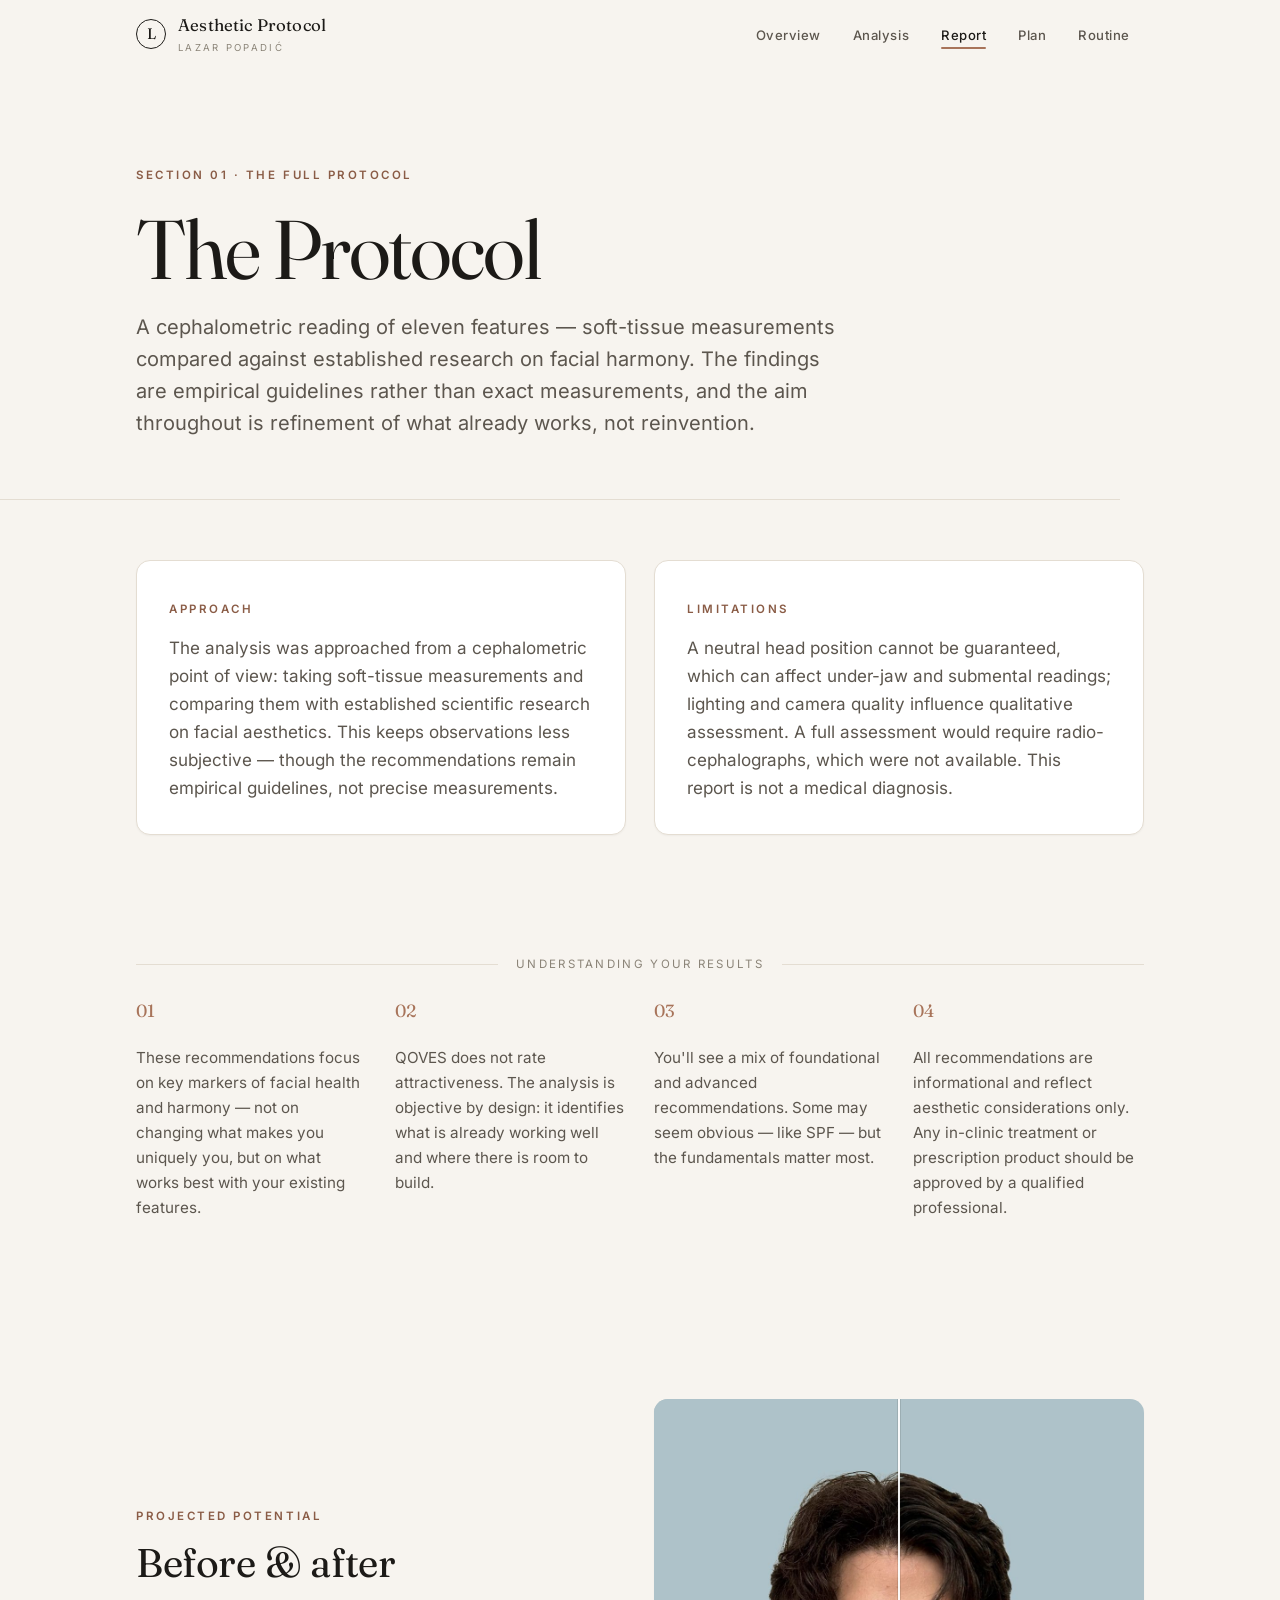
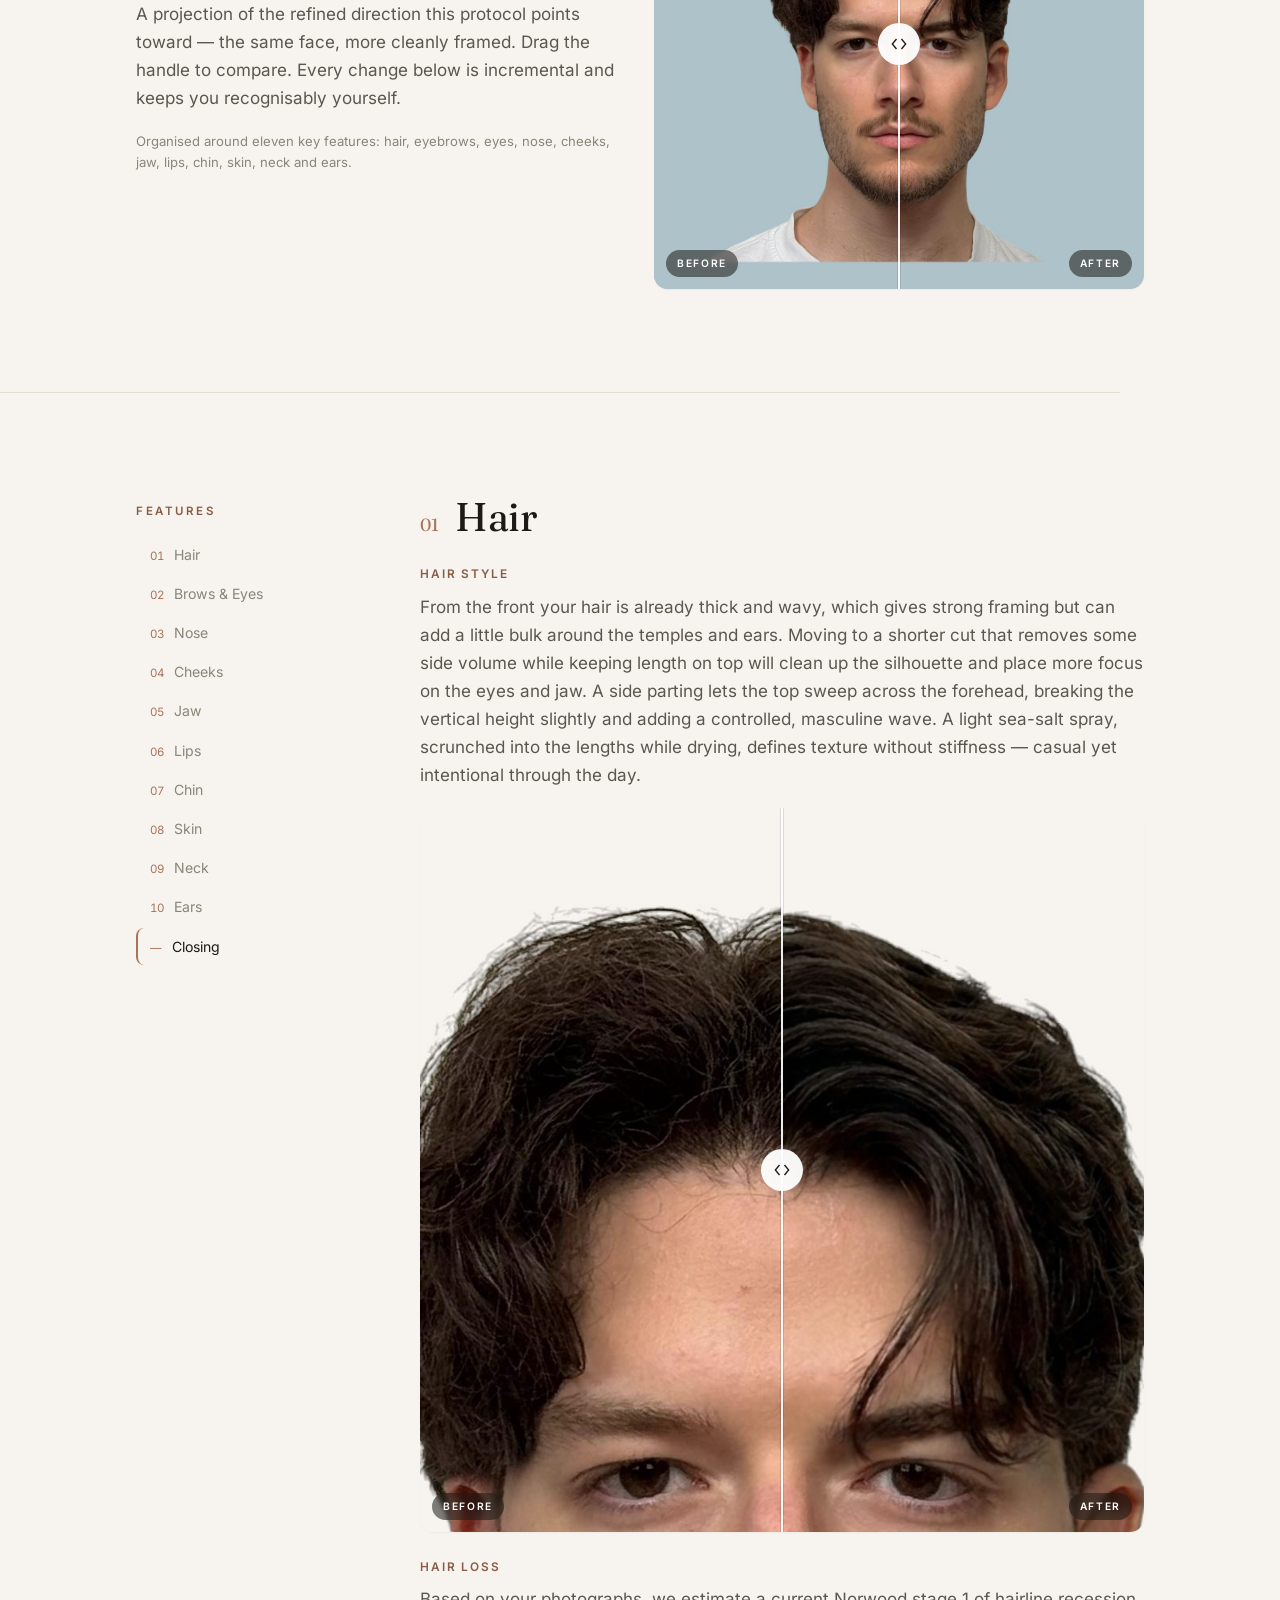
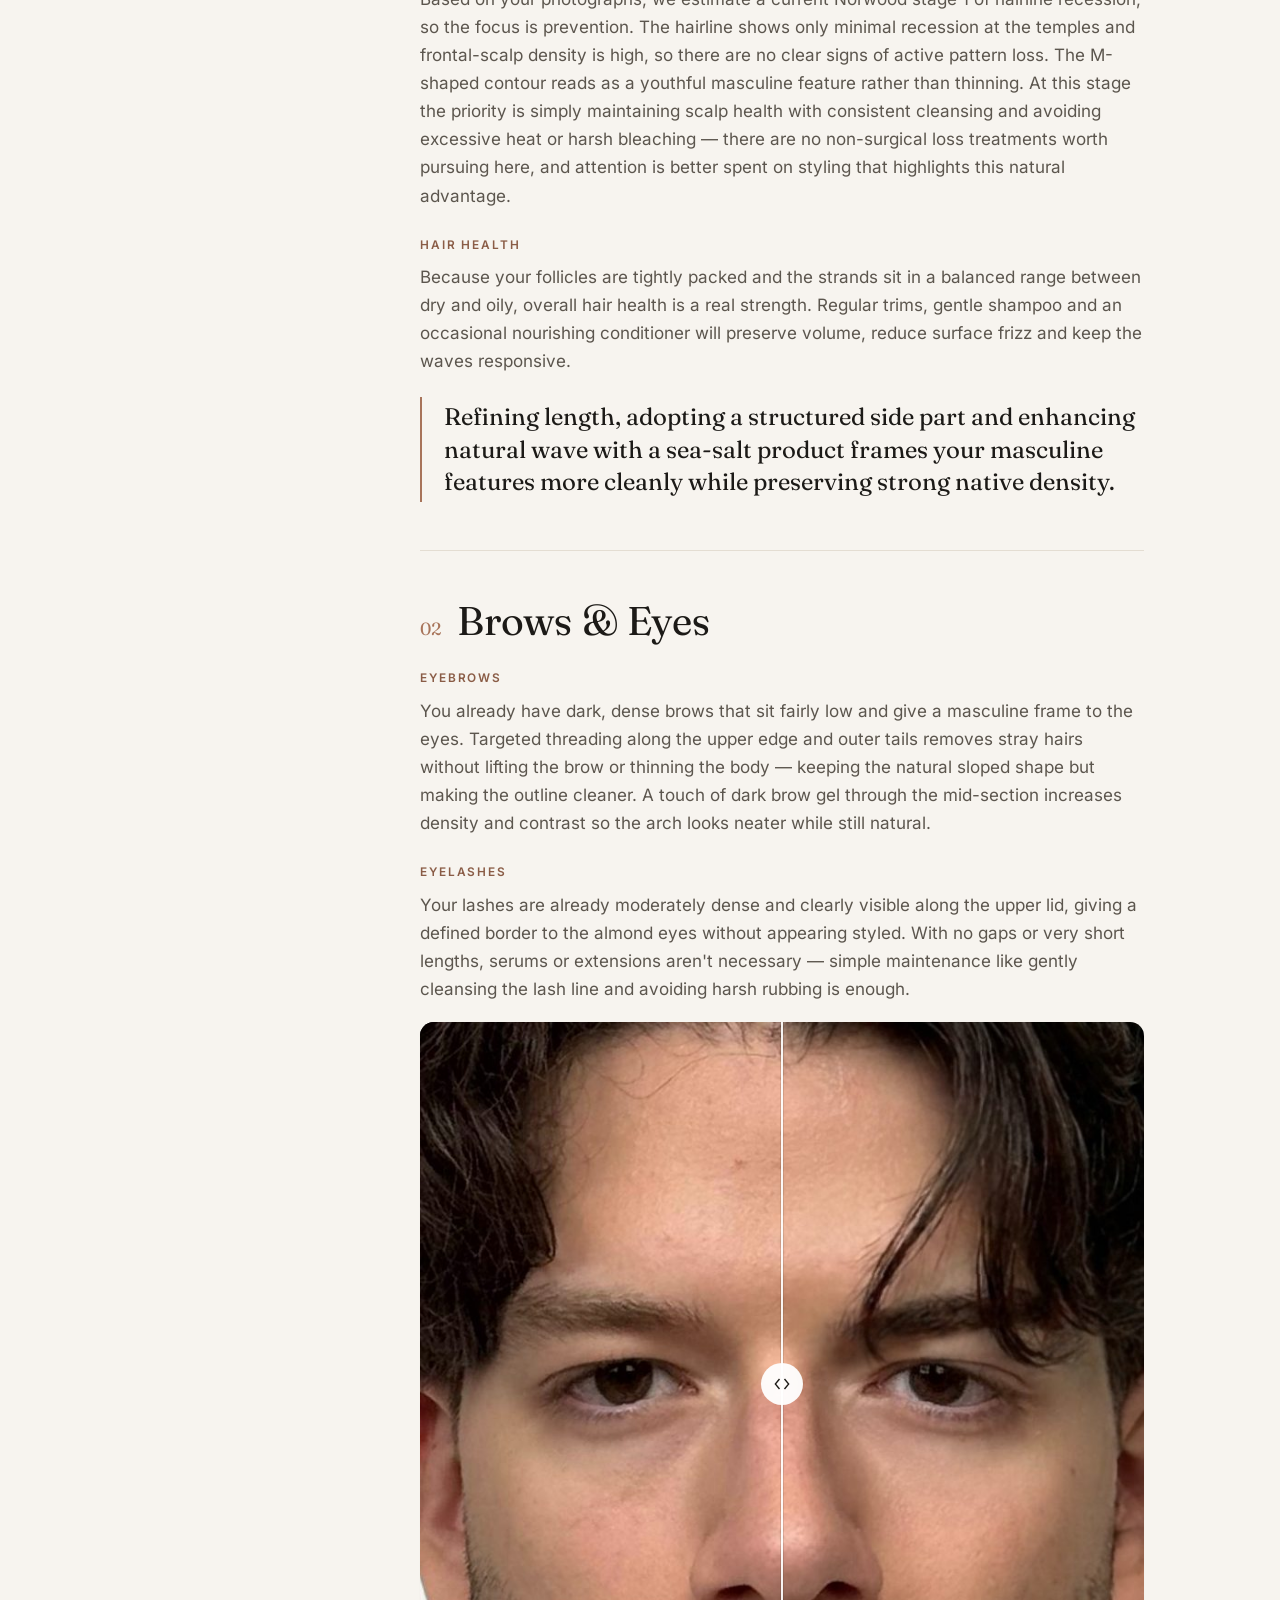
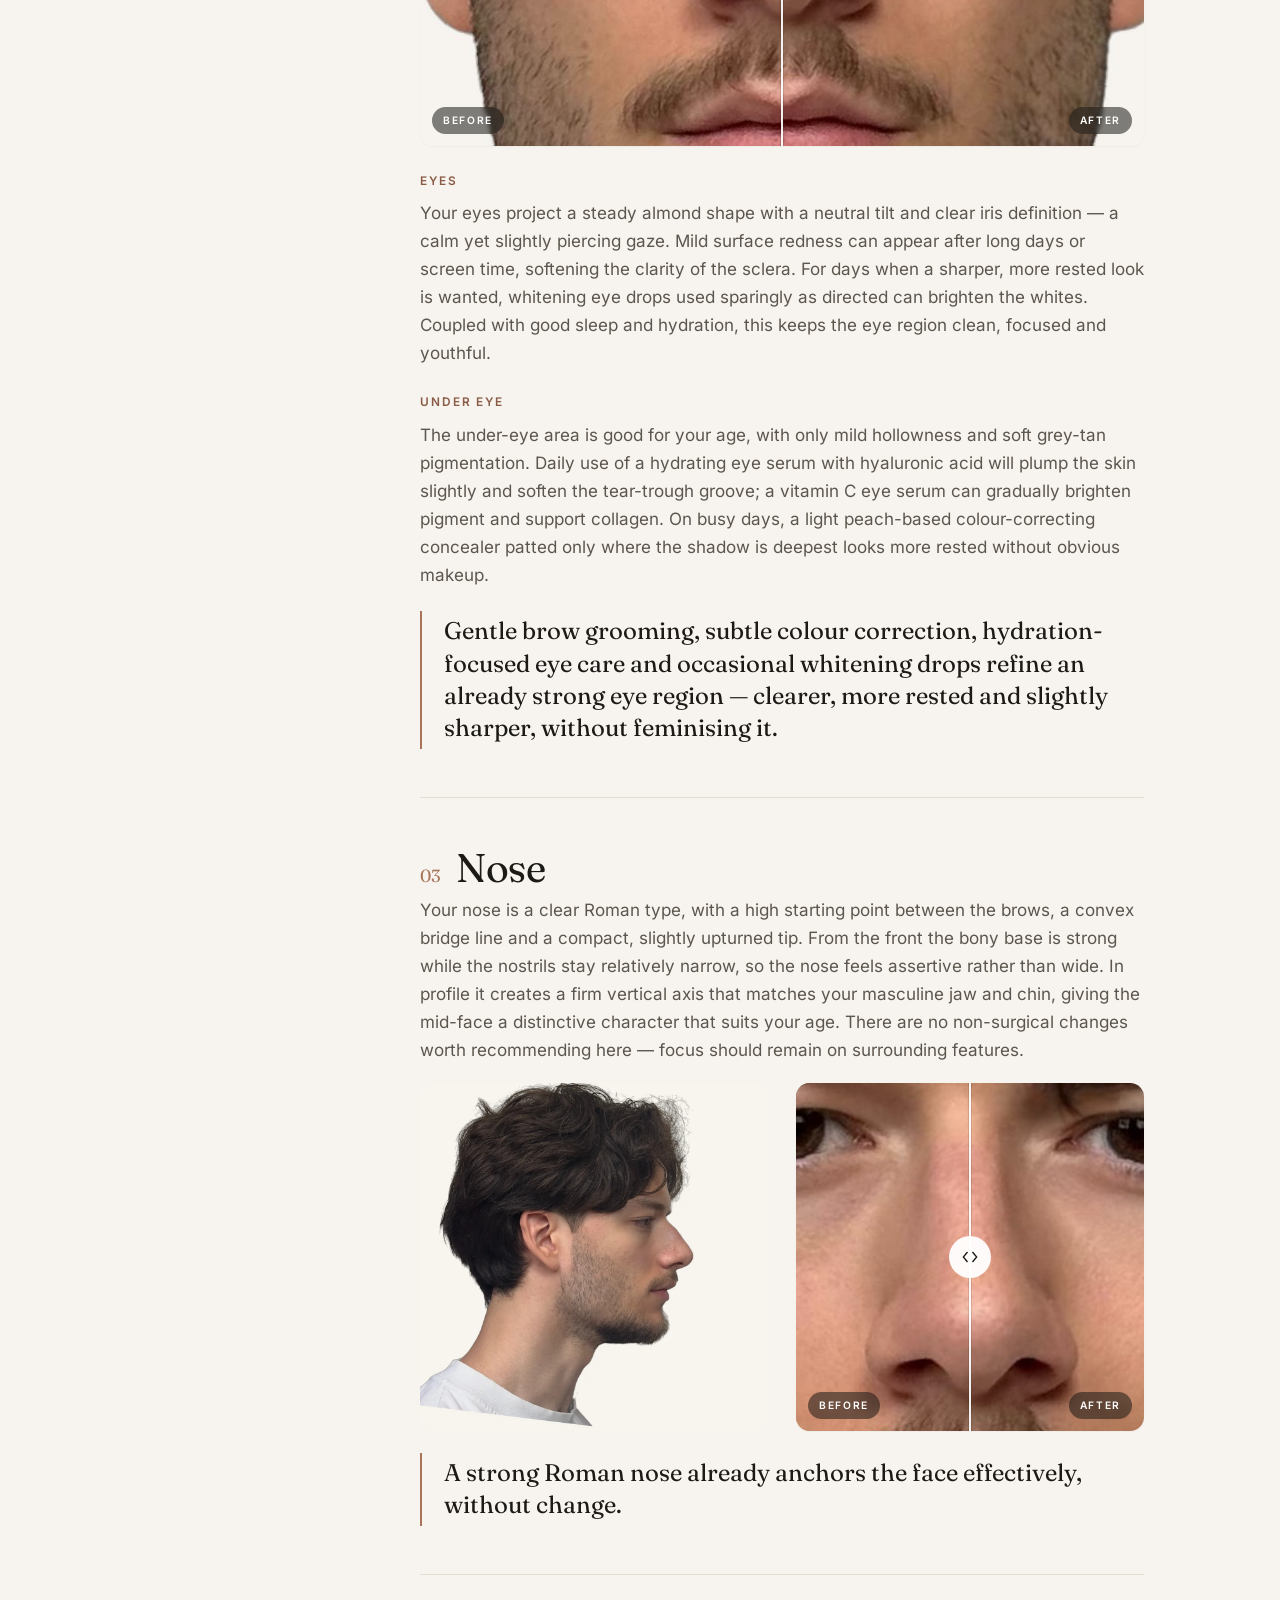
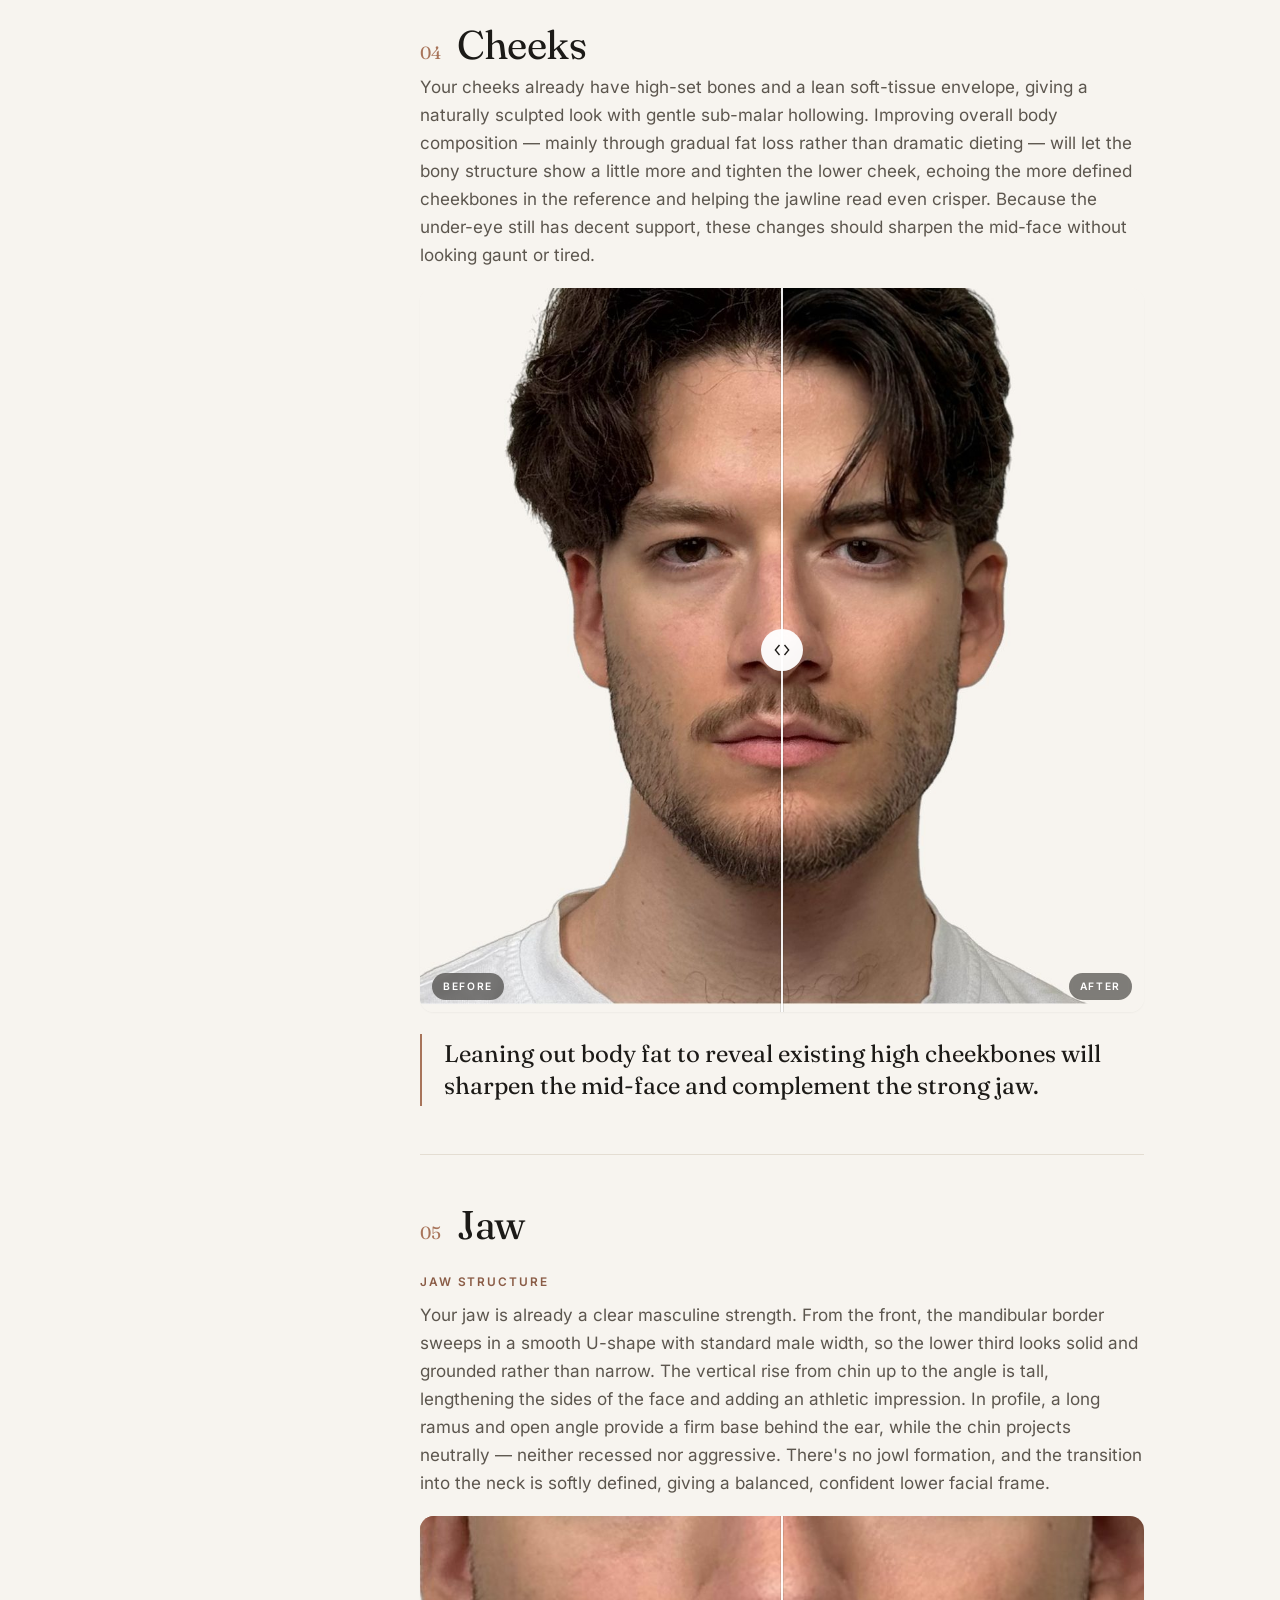
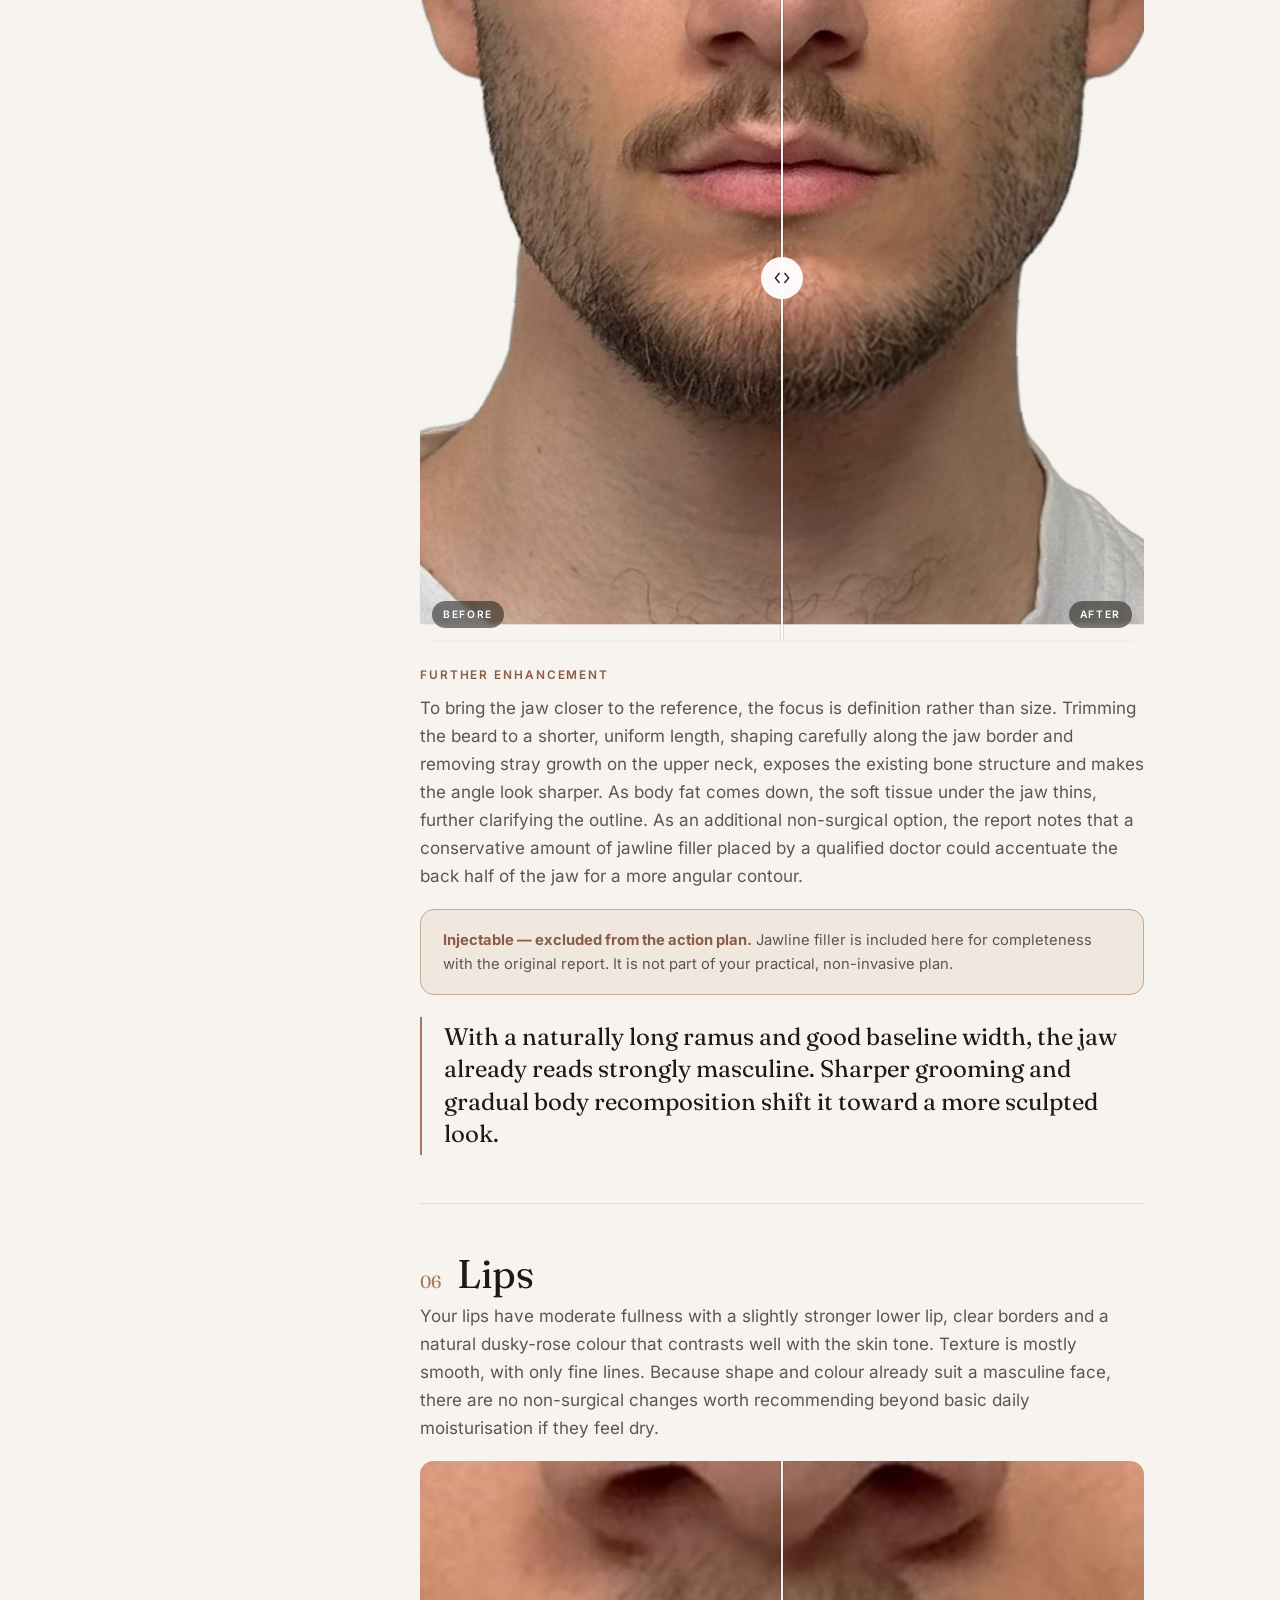
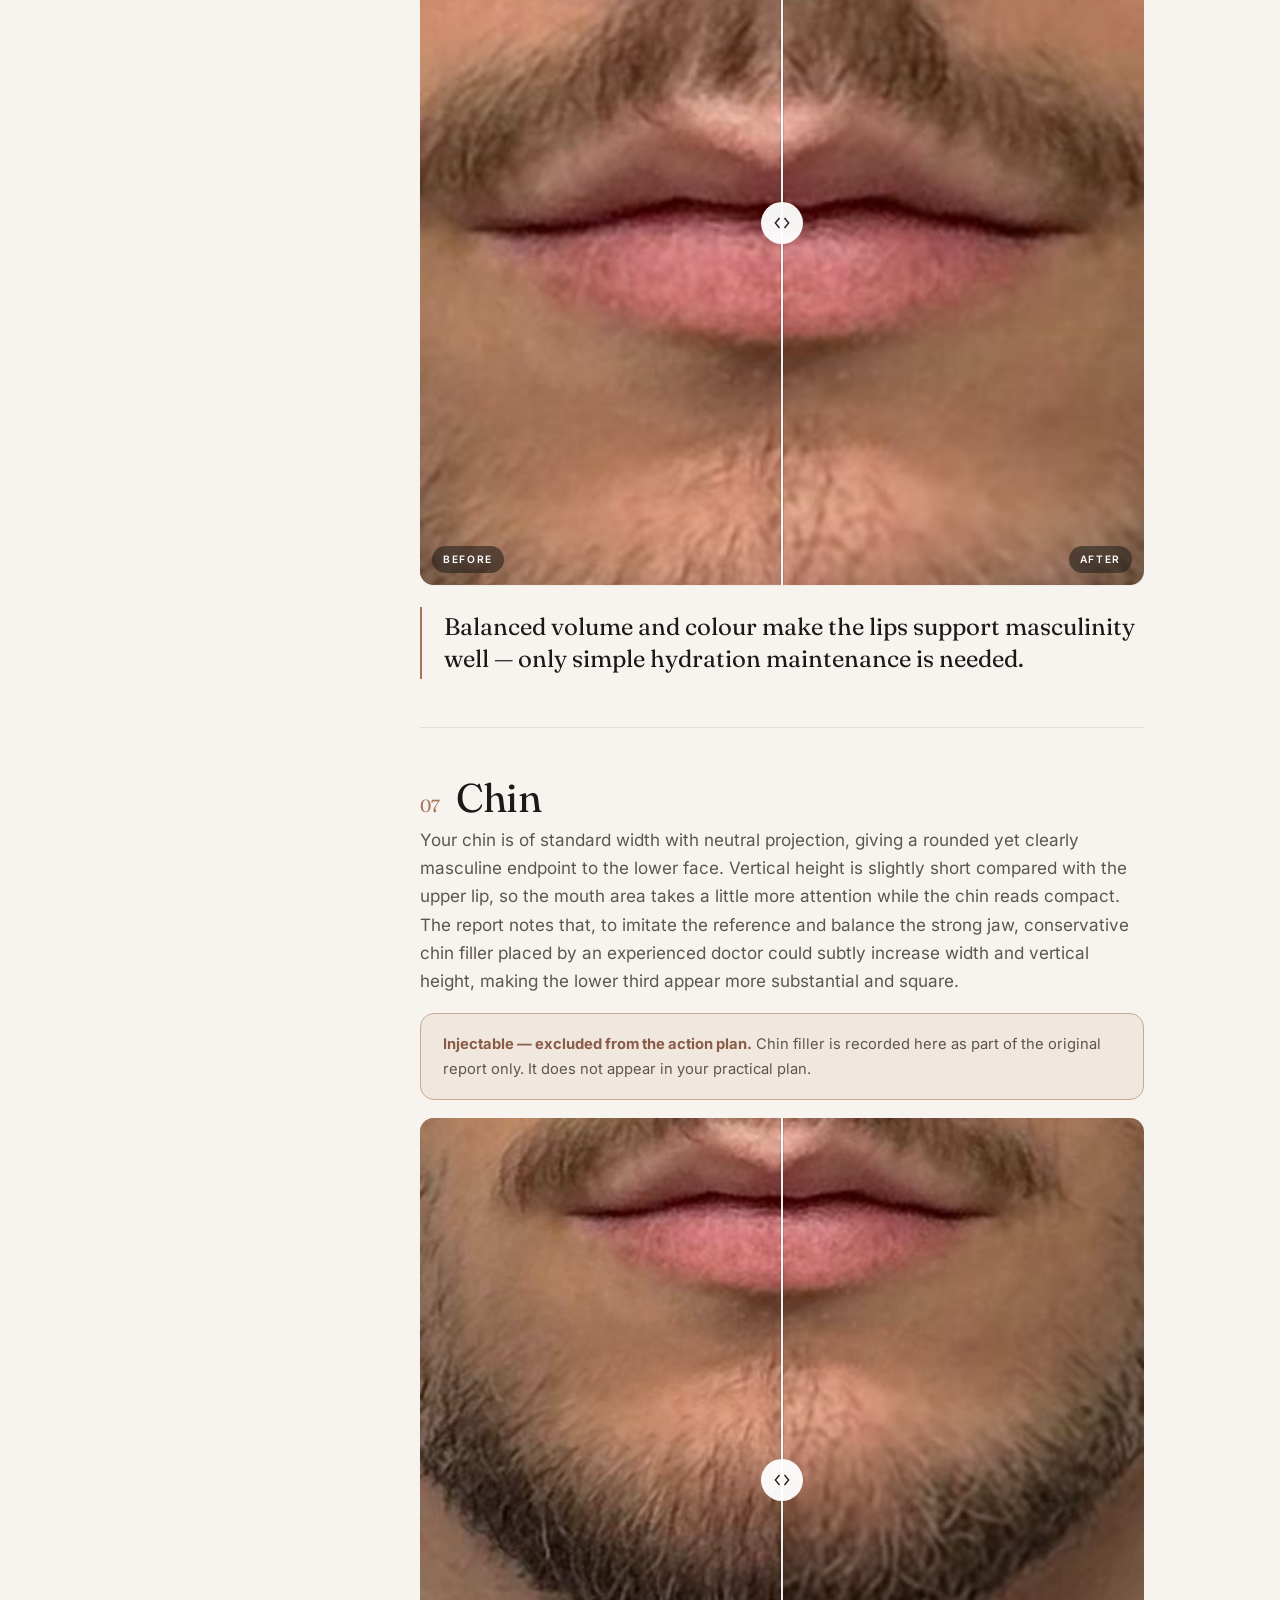
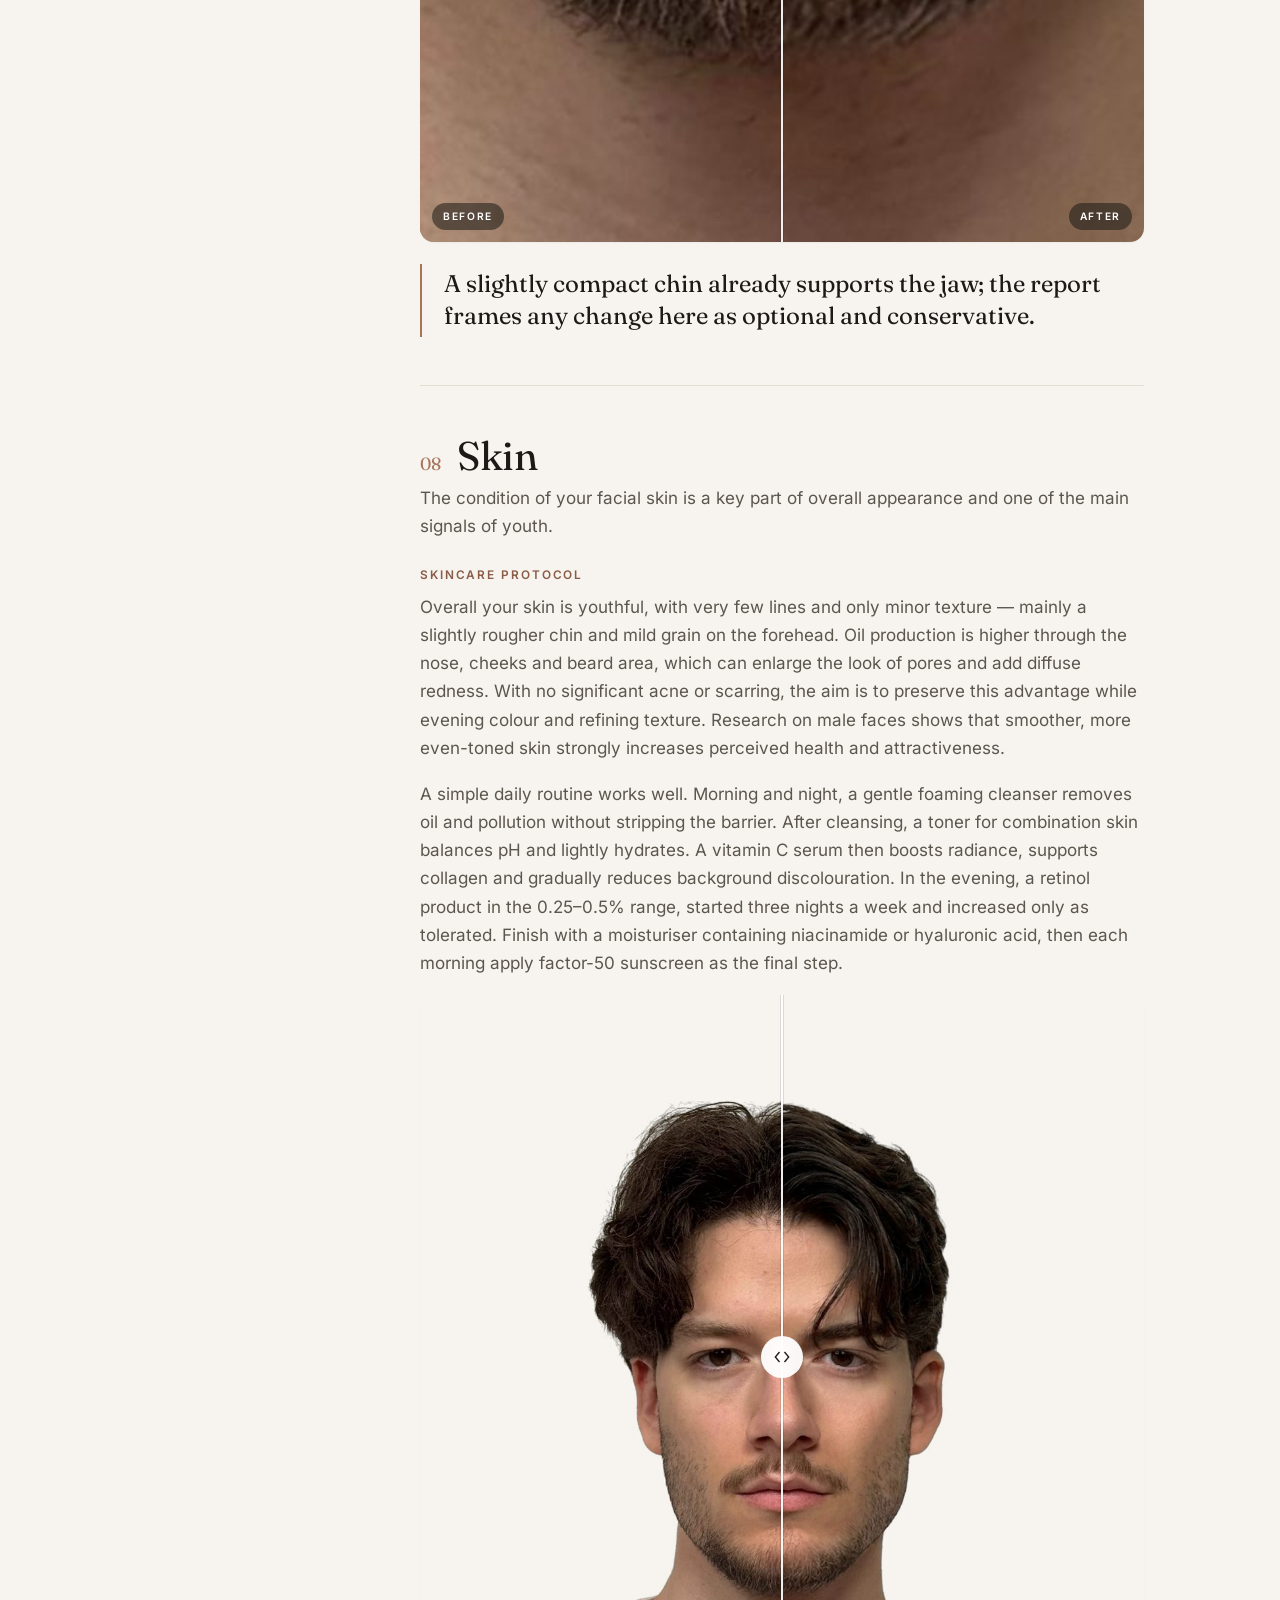
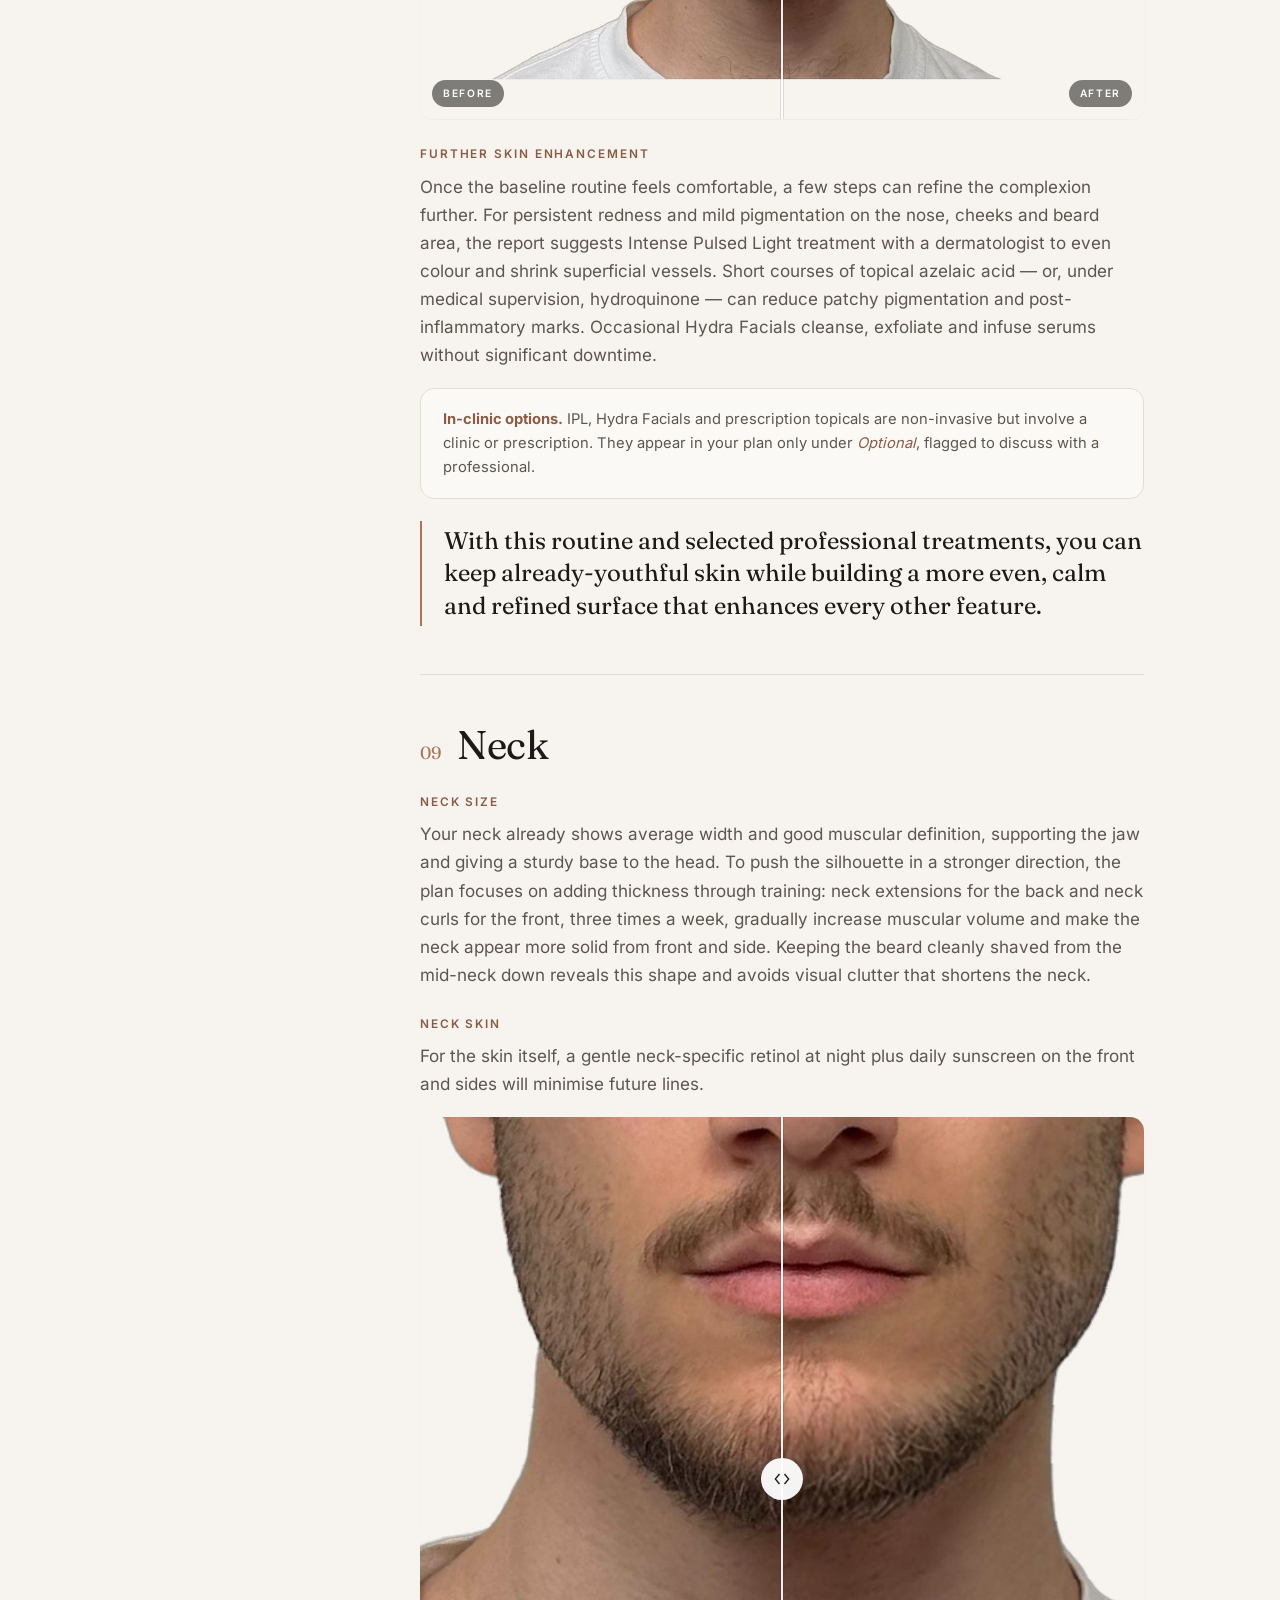
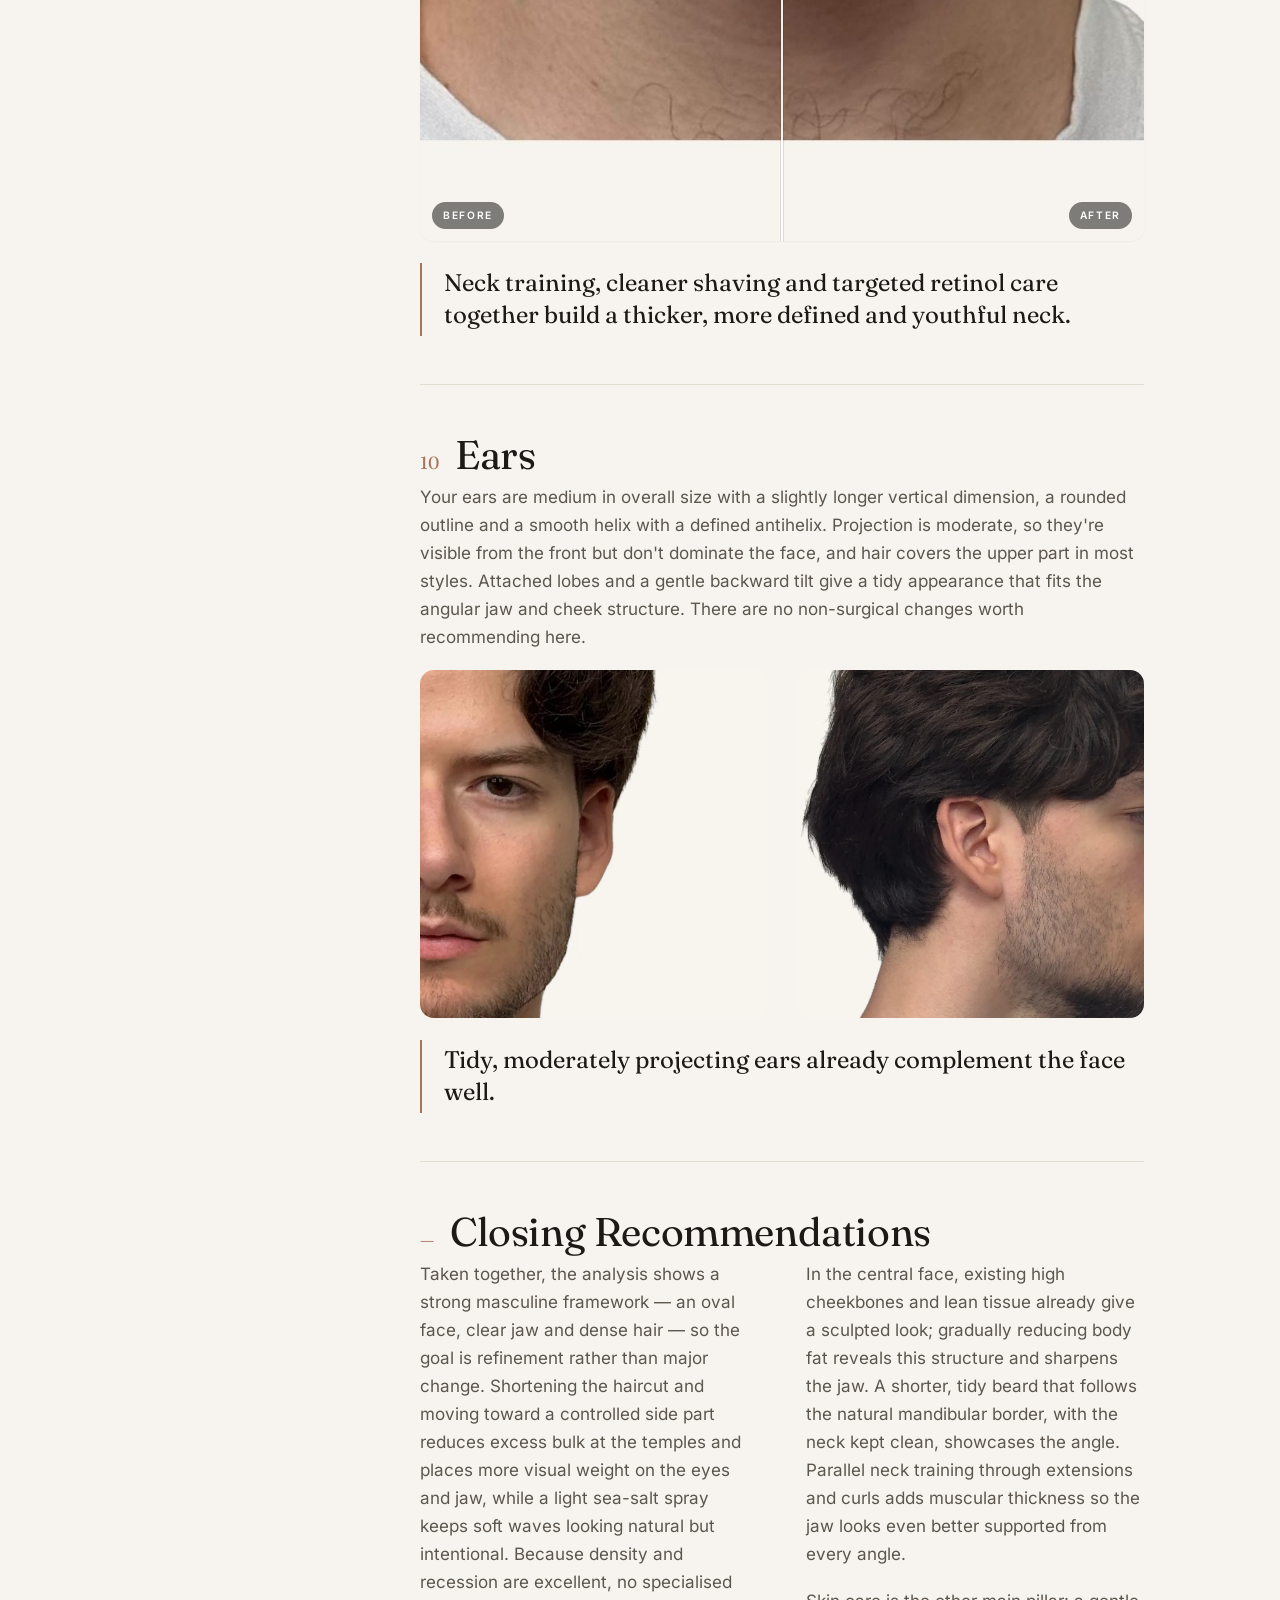
<file: report.html>
<!doctype html>
<html lang="en">
<head>
  <meta charset="utf-8">
  <meta name="viewport" content="width=device-width, initial-scale=1, viewport-fit=cover">
  <meta name="robots" content="noindex, nofollow">
  <title>The Protocol — Aesthetic Protocol</title>
  <meta name="description" content="The full facial-analysis protocol report, feature by feature.">
  <meta name="theme-color" content="#f7f4ef">
  <link rel="manifest" href="manifest.webmanifest">
  <link rel="icon" href="assets/img/icons/favicon.png">
  <link rel="apple-touch-icon" href="assets/img/icons/icon-180.png">
  <meta name="apple-mobile-web-app-capable" content="yes">
  <meta name="apple-mobile-web-app-status-bar-style" content="default">
  <meta name="apple-mobile-web-app-title" content="Protocol">
  <link rel="preload" href="assets/fonts/fraunces-latin.woff2" as="font" type="font/woff2" crossorigin>
  <link rel="preload" href="assets/fonts/inter-latin.woff2" as="font" type="font/woff2" crossorigin>
  <link rel="stylesheet" href="assets/css/styles.css">
  <noscript><style>.reveal{opacity:1!important;transform:none!important}</style></noscript>
</head>
<body>
  <header class="site-header">
    <div class="wrap nav">
      <a class="brand" href="index.html">
        <span class="brand__mark">L</span>
        <span class="brand__name">Aesthetic Protocol<small>Lazar Popadić</small></span>
      </a>
      <nav aria-label="Primary">
        <ul class="nav__links">
          <li><a href="index.html">Overview</a></li>
          <li><a href="analysis.html">Analysis</a></li>
          <li><a href="report.html" aria-current="page">Report</a></li>
          <li><a href="plan.html">Plan</a></li>
          <li><a href="routine.html">Routine</a></li>
        </ul>
      </nav>
    </div>
  </header>

  <main>
    <section class="page-intro wrap">
      <p class="eyebrow reveal">Section 01 · The full protocol</p>
      <h1 class="display reveal">The Protocol</h1>
      <p class="lede reveal prose" style="margin-top:1rem">
        A cephalometric reading of eleven features — soft-tissue measurements compared
        against established research on facial harmony. The findings are empirical
        guidelines rather than exact measurements, and the aim throughout is refinement
        of what already works, not reinvention.
      </p>
    </section>

    <hr class="rule wrap" style="border:0">

    <!-- APPROACH / LIMITATIONS -->
    <section class="section--tight wrap">
      <div class="grid grid-2">
        <div class="card reveal">
          <p class="eyebrow">Approach</p>
          <p class="muted" style="margin:0">
            The analysis was approached from a cephalometric point of view: taking
            soft-tissue measurements and comparing them with established scientific
            research on facial aesthetics. This keeps observations less subjective —
            though the recommendations remain empirical guidelines, not precise
            measurements.
          </p>
        </div>
        <div class="card reveal reveal-delay-1">
          <p class="eyebrow">Limitations</p>
          <p class="muted" style="margin:0">
            A neutral head position cannot be guaranteed, which can affect under-jaw
            and submental readings; lighting and camera quality influence qualitative
            assessment. A full assessment would require radio-cephalographs, which were
            not available. This report is not a medical diagnosis.
          </p>
        </div>
      </div>
    </section>

    <!-- UNDERSTANDING YOUR RESULTS -->
    <section class="section--tight wrap">
      <p class="divider-label reveal">Understanding your results</p>
      <div class="grid grid-4" style="margin-top:1.4rem">
        <div class="reveal">
          <p class="feature__index">01</p>
          <p class="muted" style="font-size:0.95rem">These recommendations focus on key markers of facial health and harmony — not on changing what makes you uniquely you, but on what works best with your existing features.</p>
        </div>
        <div class="reveal reveal-delay-1">
          <p class="feature__index">02</p>
          <p class="muted" style="font-size:0.95rem">QOVES does not rate attractiveness. The analysis is objective by design: it identifies what is already working well and where there is room to build.</p>
        </div>
        <div class="reveal reveal-delay-2">
          <p class="feature__index">03</p>
          <p class="muted" style="font-size:0.95rem">You'll see a mix of foundational and advanced recommendations. Some may seem obvious — like SPF — but the fundamentals matter most.</p>
        </div>
        <div class="reveal reveal-delay-3">
          <p class="feature__index">04</p>
          <p class="muted" style="font-size:0.95rem">All recommendations are informational and reflect aesthetic considerations only. Any in-clinic treatment or prescription product should be approved by a qualified professional.</p>
        </div>
      </div>
    </section>

    <!-- PROJECTED POTENTIAL -->
    <section class="section wrap">
      <div class="grid grid-2" style="align-items:center">
        <div class="reveal">
          <p class="eyebrow">Projected potential</p>
          <h2>Before &amp; after</h2>
          <p class="muted" style="margin-top:1rem">
            A projection of the refined direction this protocol points toward — the
            same face, more cleanly framed. Drag the handle to compare. Every change
            below is incremental and keeps you recognisably yourself.
          </p>
          <p class="faint" style="font-size:0.82rem">Organised around eleven key features: hair, eyebrows, eyes, nose, cheeks, jaw, lips, chin, skin, neck and ears.</p>
        </div>
        <div class="compare reveal reveal-delay-1" aria-label="Overall before and after comparison">
          <img class="compare__base" src="assets/img/report/protocol-after.jpg" alt="Projected potential, after">
          <div class="compare__before"><img src="assets/img/report/protocol-before.jpg" alt="Current, before"></div>
          <div class="compare__handle"><span class="compare__grip"><svg viewBox="0 0 24 24" fill="none" stroke="currentColor" stroke-width="1.6"><path d="M9 6 4 12l5 6M15 6l5 6-5 6"/></svg></span></div>
          <span class="compare__tag compare__tag--before">Before</span>
          <span class="compare__tag compare__tag--after">After</span>
          <input class="compare__range" type="range" min="0" max="100" value="50" aria-label="Reveal before or after">
        </div>
      </div>
    </section>

    <hr class="rule wrap">

    <!-- REPORT BODY with sticky feature nav -->
    <section class="section wrap">
      <div class="report-layout">
        <aside class="feature-nav" aria-label="Feature navigation">
          <p class="eyebrow">Features</p>
          <ol>
            <li><a href="#hair"><span class="n">01</span> Hair</a></li>
            <li><a href="#eyes"><span class="n">02</span> Brows &amp; Eyes</a></li>
            <li><a href="#nose"><span class="n">03</span> Nose</a></li>
            <li><a href="#cheeks"><span class="n">04</span> Cheeks</a></li>
            <li><a href="#jaw"><span class="n">05</span> Jaw</a></li>
            <li><a href="#lips"><span class="n">06</span> Lips</a></li>
            <li><a href="#chin"><span class="n">07</span> Chin</a></li>
            <li><a href="#skin"><span class="n">08</span> Skin</a></li>
            <li><a href="#neck"><span class="n">09</span> Neck</a></li>
            <li><a href="#ears"><span class="n">10</span> Ears</a></li>
            <li><a href="#closing"><span class="n">—</span> Closing</a></li>
          </ol>
        </aside>

        <div class="features">

          <!-- HAIR -->
          <article class="feature reveal" id="hair">
            <div class="feature__head"><span class="feature__index">01</span><h2>Hair</h2></div>
            <p class="subhead">Hair style</p>
            <p class="muted">From the front your hair is already thick and wavy, which gives strong framing but can add a little bulk around the temples and ears. Moving to a shorter cut that removes some side volume while keeping length on top will clean up the silhouette and place more focus on the eyes and jaw. A side parting lets the top sweep across the forehead, breaking the vertical height slightly and adding a controlled, masculine wave. A light sea-salt spray, scrunched into the lengths while drying, defines texture without stiffness — casual yet intentional through the day.</p>
            <div class="compare" style="margin:18px 0" aria-label="Hair before and after">
              <img class="compare__base" src="assets/img/report/hair-after.jpg" alt="Hair, after">
              <div class="compare__before"><img src="assets/img/report/hair-before.jpg" alt="Hair, before"></div>
              <div class="compare__handle"><span class="compare__grip"><svg viewBox="0 0 24 24" fill="none" stroke="currentColor" stroke-width="1.6"><path d="M9 6 4 12l5 6M15 6l5 6-5 6"/></svg></span></div>
              <span class="compare__tag compare__tag--before">Before</span><span class="compare__tag compare__tag--after">After</span>
              <input class="compare__range" type="range" min="0" max="100" value="50" aria-label="Reveal before or after">
            </div>
            <p class="subhead">Hair loss</p>
            <p class="muted">Based on your photographs, we estimate a current Norwood stage 1 of hairline recession, so the focus is prevention. The hairline shows only minimal recession at the temples and frontal-scalp density is high, so there are no clear signs of active pattern loss. The M-shaped contour reads as a youthful masculine feature rather than thinning. At this stage the priority is simply maintaining scalp health with consistent cleansing and avoiding excessive heat or harsh bleaching — there are no non-surgical loss treatments worth pursuing here, and attention is better spent on styling that highlights this natural advantage.</p>
            <p class="subhead">Hair health</p>
            <p class="muted">Because your follicles are tightly packed and the strands sit in a balanced range between dry and oily, overall hair health is a real strength. Regular trims, gentle shampoo and an occasional nourishing conditioner will preserve volume, reduce surface frizz and keep the waves responsive.</p>
            <p class="summary-quote">Refining length, adopting a structured side part and enhancing natural wave with a sea-salt product frames your masculine features more cleanly while preserving strong native density.</p>
          </article>

          <hr class="rule" style="margin:48px 0">

          <!-- BROWS & EYES -->
          <article class="feature reveal" id="eyes">
            <div class="feature__head"><span class="feature__index">02</span><h2>Brows &amp; Eyes</h2></div>
            <p class="subhead">Eyebrows</p>
            <p class="muted">You already have dark, dense brows that sit fairly low and give a masculine frame to the eyes. Targeted threading along the upper edge and outer tails removes stray hairs without lifting the brow or thinning the body — keeping the natural sloped shape but making the outline cleaner. A touch of dark brow gel through the mid-section increases density and contrast so the arch looks neater while still natural.</p>
            <p class="subhead">Eyelashes</p>
            <p class="muted">Your lashes are already moderately dense and clearly visible along the upper lid, giving a defined border to the almond eyes without appearing styled. With no gaps or very short lengths, serums or extensions aren't necessary — simple maintenance like gently cleansing the lash line and avoiding harsh rubbing is enough.</p>
            <div class="compare" style="margin:18px 0" aria-label="Eyes before and after">
              <img class="compare__base" src="assets/img/report/eyes-after.jpg" alt="Eyes, after">
              <div class="compare__before"><img src="assets/img/report/eyes-before.jpg" alt="Eyes, before"></div>
              <div class="compare__handle"><span class="compare__grip"><svg viewBox="0 0 24 24" fill="none" stroke="currentColor" stroke-width="1.6"><path d="M9 6 4 12l5 6M15 6l5 6-5 6"/></svg></span></div>
              <span class="compare__tag compare__tag--before">Before</span><span class="compare__tag compare__tag--after">After</span>
              <input class="compare__range" type="range" min="0" max="100" value="50" aria-label="Reveal before or after">
            </div>
            <p class="subhead">Eyes</p>
            <p class="muted">Your eyes project a steady almond shape with a neutral tilt and clear iris definition — a calm yet slightly piercing gaze. Mild surface redness can appear after long days or screen time, softening the clarity of the sclera. For days when a sharper, more rested look is wanted, whitening eye drops used sparingly as directed can brighten the whites. Coupled with good sleep and hydration, this keeps the eye region clean, focused and youthful.</p>
            <p class="subhead">Under eye</p>
            <p class="muted">The under-eye area is good for your age, with only mild hollowness and soft grey-tan pigmentation. Daily use of a hydrating eye serum with hyaluronic acid will plump the skin slightly and soften the tear-trough groove; a vitamin C eye serum can gradually brighten pigment and support collagen. On busy days, a light peach-based colour-correcting concealer patted only where the shadow is deepest looks more rested without obvious makeup.</p>
            <p class="summary-quote">Gentle brow grooming, subtle colour correction, hydration-focused eye care and occasional whitening drops refine an already strong eye region — clearer, more rested and slightly sharper, without feminising it.</p>
          </article>

          <hr class="rule" style="margin:48px 0">

          <!-- NOSE -->
          <article class="feature reveal" id="nose">
            <div class="feature__head"><span class="feature__index">03</span><h2>Nose</h2></div>
            <p class="muted">Your nose is a clear Roman type, with a high starting point between the brows, a convex bridge line and a compact, slightly upturned tip. From the front the bony base is strong while the nostrils stay relatively narrow, so the nose feels assertive rather than wide. In profile it creates a firm vertical axis that matches your masculine jaw and chin, giving the mid-face a distinctive character that suits your age. There are no non-surgical changes worth recommending here — focus should remain on surrounding features.</p>
            <div class="grid grid-2" style="margin:18px 0">
              <div class="frame frame--zoom" data-zoom>
                <picture><source srcset="assets/img/report/nose-profile.webp" type="image/webp"><img class="img-fade" src="assets/img/report/nose-profile.jpg" data-full="assets/img/report/nose-profile.jpg" alt="Nose profile" width="1100" height="1100"></picture>
              </div>
              <div class="compare" aria-label="Nose before and after">
                <img class="compare__base" src="assets/img/report/nose-after.jpg" alt="Nose, after">
                <div class="compare__before"><img src="assets/img/report/nose-before.jpg" alt="Nose, before"></div>
                <div class="compare__handle"><span class="compare__grip"><svg viewBox="0 0 24 24" fill="none" stroke="currentColor" stroke-width="1.6"><path d="M9 6 4 12l5 6M15 6l5 6-5 6"/></svg></span></div>
                <span class="compare__tag compare__tag--before">Before</span><span class="compare__tag compare__tag--after">After</span>
                <input class="compare__range" type="range" min="0" max="100" value="50" aria-label="Reveal before or after">
              </div>
            </div>
            <p class="summary-quote">A strong Roman nose already anchors the face effectively, without change.</p>
          </article>

          <hr class="rule" style="margin:48px 0">

          <!-- CHEEKS -->
          <article class="feature reveal" id="cheeks">
            <div class="feature__head"><span class="feature__index">04</span><h2>Cheeks</h2></div>
            <p class="muted">Your cheeks already have high-set bones and a lean soft-tissue envelope, giving a naturally sculpted look with gentle sub-malar hollowing. Improving overall body composition — mainly through gradual fat loss rather than dramatic dieting — will let the bony structure show a little more and tighten the lower cheek, echoing the more defined cheekbones in the reference and helping the jawline read even crisper. Because the under-eye still has decent support, these changes should sharpen the mid-face without looking gaunt or tired.</p>
            <div class="compare" style="margin:18px 0" aria-label="Cheeks before and after">
              <img class="compare__base" src="assets/img/report/cheeks-after.jpg" alt="Cheeks, after">
              <div class="compare__before"><img src="assets/img/report/cheeks-before.jpg" alt="Cheeks, before"></div>
              <div class="compare__handle"><span class="compare__grip"><svg viewBox="0 0 24 24" fill="none" stroke="currentColor" stroke-width="1.6"><path d="M9 6 4 12l5 6M15 6l5 6-5 6"/></svg></span></div>
              <span class="compare__tag compare__tag--before">Before</span><span class="compare__tag compare__tag--after">After</span>
              <input class="compare__range" type="range" min="0" max="100" value="50" aria-label="Reveal before or after">
            </div>
            <p class="summary-quote">Leaning out body fat to reveal existing high cheekbones will sharpen the mid-face and complement the strong jaw.</p>
          </article>

          <hr class="rule" style="margin:48px 0">

          <!-- JAW -->
          <article class="feature reveal" id="jaw">
            <div class="feature__head"><span class="feature__index">05</span><h2>Jaw</h2></div>
            <p class="subhead">Jaw structure</p>
            <p class="muted">Your jaw is already a clear masculine strength. From the front, the mandibular border sweeps in a smooth U-shape with standard male width, so the lower third looks solid and grounded rather than narrow. The vertical rise from chin up to the angle is tall, lengthening the sides of the face and adding an athletic impression. In profile, a long ramus and open angle provide a firm base behind the ear, while the chin projects neutrally — neither recessed nor aggressive. There's no jowl formation, and the transition into the neck is softly defined, giving a balanced, confident lower facial frame.</p>
            <div class="compare" style="margin:18px 0" aria-label="Jaw before and after">
              <img class="compare__base" src="assets/img/report/jaw-after.jpg" alt="Jaw, after">
              <div class="compare__before"><img src="assets/img/report/jaw-before.jpg" alt="Jaw, before"></div>
              <div class="compare__handle"><span class="compare__grip"><svg viewBox="0 0 24 24" fill="none" stroke="currentColor" stroke-width="1.6"><path d="M9 6 4 12l5 6M15 6l5 6-5 6"/></svg></span></div>
              <span class="compare__tag compare__tag--before">Before</span><span class="compare__tag compare__tag--after">After</span>
              <input class="compare__range" type="range" min="0" max="100" value="50" aria-label="Reveal before or after">
            </div>
            <p class="subhead">Further enhancement</p>
            <p class="muted">To bring the jaw closer to the reference, the focus is definition rather than size. Trimming the beard to a shorter, uniform length, shaping carefully along the jaw border and removing stray growth on the upper neck, exposes the existing bone structure and makes the angle look sharper. As body fat comes down, the soft tissue under the jaw thins, further clarifying the outline. As an additional non-surgical option, the report notes that a conservative amount of jawline filler placed by a qualified doctor could accentuate the back half of the jaw for a more angular contour.</p>
            <div class="callout callout--flag"><strong>Injectable — excluded from the action plan.</strong> Jawline filler is included here for completeness with the original report. It is not part of your practical, non-invasive plan.</div>
            <p class="summary-quote">With a naturally long ramus and good baseline width, the jaw already reads strongly masculine. Sharper grooming and gradual body recomposition shift it toward a more sculpted look.</p>
          </article>

          <hr class="rule" style="margin:48px 0">

          <!-- LIPS -->
          <article class="feature reveal" id="lips">
            <div class="feature__head"><span class="feature__index">06</span><h2>Lips</h2></div>
            <p class="muted">Your lips have moderate fullness with a slightly stronger lower lip, clear borders and a natural dusky-rose colour that contrasts well with the skin tone. Texture is mostly smooth, with only fine lines. Because shape and colour already suit a masculine face, there are no non-surgical changes worth recommending beyond basic daily moisturisation if they feel dry.</p>
            <div class="compare" style="margin:18px 0" aria-label="Lips before and after">
              <img class="compare__base" src="assets/img/report/lips-after.jpg" alt="Lips, after">
              <div class="compare__before"><img src="assets/img/report/lips-before.jpg" alt="Lips, before"></div>
              <div class="compare__handle"><span class="compare__grip"><svg viewBox="0 0 24 24" fill="none" stroke="currentColor" stroke-width="1.6"><path d="M9 6 4 12l5 6M15 6l5 6-5 6"/></svg></span></div>
              <span class="compare__tag compare__tag--before">Before</span><span class="compare__tag compare__tag--after">After</span>
              <input class="compare__range" type="range" min="0" max="100" value="50" aria-label="Reveal before or after">
            </div>
            <p class="summary-quote">Balanced volume and colour make the lips support masculinity well — only simple hydration maintenance is needed.</p>
          </article>

          <hr class="rule" style="margin:48px 0">

          <!-- CHIN -->
          <article class="feature reveal" id="chin">
            <div class="feature__head"><span class="feature__index">07</span><h2>Chin</h2></div>
            <p class="muted">Your chin is of standard width with neutral projection, giving a rounded yet clearly masculine endpoint to the lower face. Vertical height is slightly short compared with the upper lip, so the mouth area takes a little more attention while the chin reads compact. The report notes that, to imitate the reference and balance the strong jaw, conservative chin filler placed by an experienced doctor could subtly increase width and vertical height, making the lower third appear more substantial and square.</p>
            <div class="callout callout--flag"><strong>Injectable — excluded from the action plan.</strong> Chin filler is recorded here as part of the original report only. It does not appear in your practical plan.</div>
            <div class="compare" style="margin:18px 0" aria-label="Chin before and after">
              <img class="compare__base" src="assets/img/report/chin-after.jpg" alt="Chin, after">
              <div class="compare__before"><img src="assets/img/report/chin-before.jpg" alt="Chin, before"></div>
              <div class="compare__handle"><span class="compare__grip"><svg viewBox="0 0 24 24" fill="none" stroke="currentColor" stroke-width="1.6"><path d="M9 6 4 12l5 6M15 6l5 6-5 6"/></svg></span></div>
              <span class="compare__tag compare__tag--before">Before</span><span class="compare__tag compare__tag--after">After</span>
              <input class="compare__range" type="range" min="0" max="100" value="50" aria-label="Reveal before or after">
            </div>
            <p class="summary-quote">A slightly compact chin already supports the jaw; the report frames any change here as optional and conservative.</p>
          </article>

          <hr class="rule" style="margin:48px 0">

          <!-- SKIN -->
          <article class="feature reveal" id="skin">
            <div class="feature__head"><span class="feature__index">08</span><h2>Skin</h2></div>
            <p class="muted">The condition of your facial skin is a key part of overall appearance and one of the main signals of youth.</p>
            <p class="subhead">Skincare protocol</p>
            <p class="muted">Overall your skin is youthful, with very few lines and only minor texture — mainly a slightly rougher chin and mild grain on the forehead. Oil production is higher through the nose, cheeks and beard area, which can enlarge the look of pores and add diffuse redness. With no significant acne or scarring, the aim is to preserve this advantage while evening colour and refining texture. Research on male faces shows that smoother, more even-toned skin strongly increases perceived health and attractiveness.</p>
            <p class="muted">A simple daily routine works well. Morning and night, a gentle foaming cleanser removes oil and pollution without stripping the barrier. After cleansing, a toner for combination skin balances pH and lightly hydrates. A vitamin C serum then boosts radiance, supports collagen and gradually reduces background discolouration. In the evening, a retinol product in the 0.25–0.5% range, started three nights a week and increased only as tolerated. Finish with a moisturiser containing niacinamide or hyaluronic acid, then each morning apply factor-50 sunscreen as the final step.</p>
            <div class="compare" style="margin:18px 0" aria-label="Skin before and after">
              <img class="compare__base" src="assets/img/report/skin-after.jpg" alt="Skin, after">
              <div class="compare__before"><img src="assets/img/report/skin-before.jpg" alt="Skin, before"></div>
              <div class="compare__handle"><span class="compare__grip"><svg viewBox="0 0 24 24" fill="none" stroke="currentColor" stroke-width="1.6"><path d="M9 6 4 12l5 6M15 6l5 6-5 6"/></svg></span></div>
              <span class="compare__tag compare__tag--before">Before</span><span class="compare__tag compare__tag--after">After</span>
              <input class="compare__range" type="range" min="0" max="100" value="50" aria-label="Reveal before or after">
            </div>
            <p class="subhead">Further skin enhancement</p>
            <p class="muted">Once the baseline routine feels comfortable, a few steps can refine the complexion further. For persistent redness and mild pigmentation on the nose, cheeks and beard area, the report suggests Intense Pulsed Light treatment with a dermatologist to even colour and shrink superficial vessels. Short courses of topical azelaic acid — or, under medical supervision, hydroquinone — can reduce patchy pigmentation and post-inflammatory marks. Occasional Hydra Facials cleanse, exfoliate and infuse serums without significant downtime.</p>
            <div class="callout"><strong>In-clinic options.</strong> IPL, Hydra Facials and prescription topicals are non-invasive but involve a clinic or prescription. They appear in your plan only under <em class="term">Optional</em>, flagged to discuss with a professional.</div>
            <p class="summary-quote">With this routine and selected professional treatments, you can keep already-youthful skin while building a more even, calm and refined surface that enhances every other feature.</p>
          </article>

          <hr class="rule" style="margin:48px 0">

          <!-- NECK -->
          <article class="feature reveal" id="neck">
            <div class="feature__head"><span class="feature__index">09</span><h2>Neck</h2></div>
            <p class="subhead">Neck size</p>
            <p class="muted">Your neck already shows average width and good muscular definition, supporting the jaw and giving a sturdy base to the head. To push the silhouette in a stronger direction, the plan focuses on adding thickness through training: neck extensions for the back and neck curls for the front, three times a week, gradually increase muscular volume and make the neck appear more solid from front and side. Keeping the beard cleanly shaved from the mid-neck down reveals this shape and avoids visual clutter that shortens the neck.</p>
            <p class="subhead">Neck skin</p>
            <p class="muted">For the skin itself, a gentle neck-specific retinol at night plus daily sunscreen on the front and sides will minimise future lines.</p>
            <div class="compare" style="margin:18px 0" aria-label="Neck before and after">
              <img class="compare__base" src="assets/img/report/neck-after.jpg" alt="Neck, after">
              <div class="compare__before"><img src="assets/img/report/neck-before.jpg" alt="Neck, before"></div>
              <div class="compare__handle"><span class="compare__grip"><svg viewBox="0 0 24 24" fill="none" stroke="currentColor" stroke-width="1.6"><path d="M9 6 4 12l5 6M15 6l5 6-5 6"/></svg></span></div>
              <span class="compare__tag compare__tag--before">Before</span><span class="compare__tag compare__tag--after">After</span>
              <input class="compare__range" type="range" min="0" max="100" value="50" aria-label="Reveal before or after">
            </div>
            <p class="summary-quote">Neck training, cleaner shaving and targeted retinol care together build a thicker, more defined and youthful neck.</p>
          </article>

          <hr class="rule" style="margin:48px 0">

          <!-- EARS -->
          <article class="feature reveal" id="ears">
            <div class="feature__head"><span class="feature__index">10</span><h2>Ears</h2></div>
            <p class="muted">Your ears are medium in overall size with a slightly longer vertical dimension, a rounded outline and a smooth helix with a defined antihelix. Projection is moderate, so they're visible from the front but don't dominate the face, and hair covers the upper part in most styles. Attached lobes and a gentle backward tilt give a tidy appearance that fits the angular jaw and cheek structure. There are no non-surgical changes worth recommending here.</p>
            <div class="grid grid-2" style="margin:18px 0">
              <div class="frame frame--zoom" data-zoom><picture><source srcset="assets/img/report/ear-front.webp" type="image/webp"><img class="img-fade" src="assets/img/report/ear-front.jpg" data-full="assets/img/report/ear-front.jpg" alt="Ear, front view" width="863" height="863"></picture></div>
              <div class="frame frame--zoom" data-zoom><picture><source srcset="assets/img/report/ear-side.webp" type="image/webp"><img class="img-fade" src="assets/img/report/ear-side.jpg" data-full="assets/img/report/ear-side.jpg" alt="Ear, side view" width="958" height="958"></picture></div>
            </div>
            <p class="summary-quote">Tidy, moderately projecting ears already complement the face well.</p>
          </article>

          <hr class="rule" style="margin:48px 0">

          <!-- CLOSING -->
          <article class="feature reveal" id="closing">
            <div class="feature__head"><span class="feature__index">—</span><h2>Closing Recommendations</h2></div>
            <div class="two-col-text muted">
              <p>Taken together, the analysis shows a strong masculine framework — an oval face, clear jaw and dense hair — so the goal is refinement rather than major change. Shortening the haircut and moving toward a controlled side part reduces excess bulk at the temples and places more visual weight on the eyes and jaw, while a light sea-salt spray keeps soft waves looking natural but intentional. Because density and recession are excellent, no specialised hair-loss treatment is needed.</p>
              <p>Around the eyes, small adjustments make the gaze look more rested and focused: cleaning the upper and outer brow borders by threading while keeping their low position, a touch of dark brow gel, occasional whitening drops when the sclera looks red, and daily hyaluronic acid and vitamin C under the eyes, with a light peach colour-corrector only where the shadow is deepest.</p>
              <p>In the central face, existing high cheekbones and lean tissue already give a sculpted look; gradually reducing body fat reveals this structure and sharpens the jaw. A shorter, tidy beard that follows the natural mandibular border, with the neck kept clean, showcases the angle. Parallel neck training through extensions and curls adds muscular thickness so the jaw looks even better supported from every angle.</p>
              <p>Skin care is the other main pillar: a gentle cleanser morning and night, then toner, vitamin C serum, moisturiser and daily factor-50 sunscreen, with careful retinol at night introduced slowly to stimulate collagen and keep pores clear. For stubborn redness and pigmentation, topical azelaic acid and medically supervised options can be layered in as advised. Staying consistent over months lets each feature move a little closer to the target while keeping you recognisably yourself and firmly within a natural, masculine aesthetic.</p>
            </div>
          </article>

          <!-- DISCLAIMER -->
          <div class="acc reveal" style="margin-top:48px">
            <details class="acc__item">
              <summary class="acc__sum"><span style="font-size:1rem">Disclaimer &amp; privacy policy</span><span class="acc__icon"></span></summary>
              <div class="acc__body"><div class="acc__body-inner">
                <p>This report is provided for general informational and educational purposes only. It discusses topics related to facial aesthetics, orthodontics and other health-related subjects. It is not intended to constitute, and should not be relied upon as, medical, clinical or professional advice, diagnosis or treatment of any kind. The information is not a substitute for consultation with a qualified medical or healthcare professional. Any actions taken based on this report are done solely at the reader's own risk.</p>
                <p>The purpose of this report is to help the reader understand their facial features and how certain treatments or recommendations could potentially impact appearance. Any reference to treatments, procedures or outcomes is provided for informational context only; the final decision on whether any treatment is appropriate must be made by a qualified medical professional.</p>
                <p class="faint" style="font-size:0.85rem">Original report commissioned for Lazar Popadić, June 2026, from QOVES Inc. This web archive is a private reorganisation of that report for personal reference.</p>
              </div></div>
            </details>
          </div>

        </div>
      </div>
    </section>
  </main>

  <footer class="site-footer">
    <div class="wrap">
      <div class="grid grid-2">
        <div>
          <h4>Continue to the plan</h4>
          <p class="muted" style="max-width:42ch">The practical, non-invasive version of everything above — sorted by how often you'll actually do it.</p>
          <a class="btn" style="margin-top:6px" href="plan.html">Open the action plan <span class="arrow">→</span></a>
        </div>
        <div>
          <p class="eyebrow">Disclaimer</p>
          <p class="disclaimer">Informational and educational only; not medical advice. In-clinic and prescription items should be approved by a qualified professional. Injectable procedures mentioned in the report are excluded from the practical action plan.</p>
        </div>
      </div>
      <div class="footer-meta">
        <span>Protocol Edition · June 2026</span>
        <span data-year>2026</span>
        <span>Private use · not indexed</span>
      </div>
    </div>
  </footer>

  <div class="lightbox" aria-hidden="true">
    <button class="lightbox__close" aria-label="Close">&times;</button>
    <img alt="">
  </div>

  <script src="assets/js/main.js"></script>
  <script src="assets/js/sw-register.js"></script>
</body>
</html>
</file>
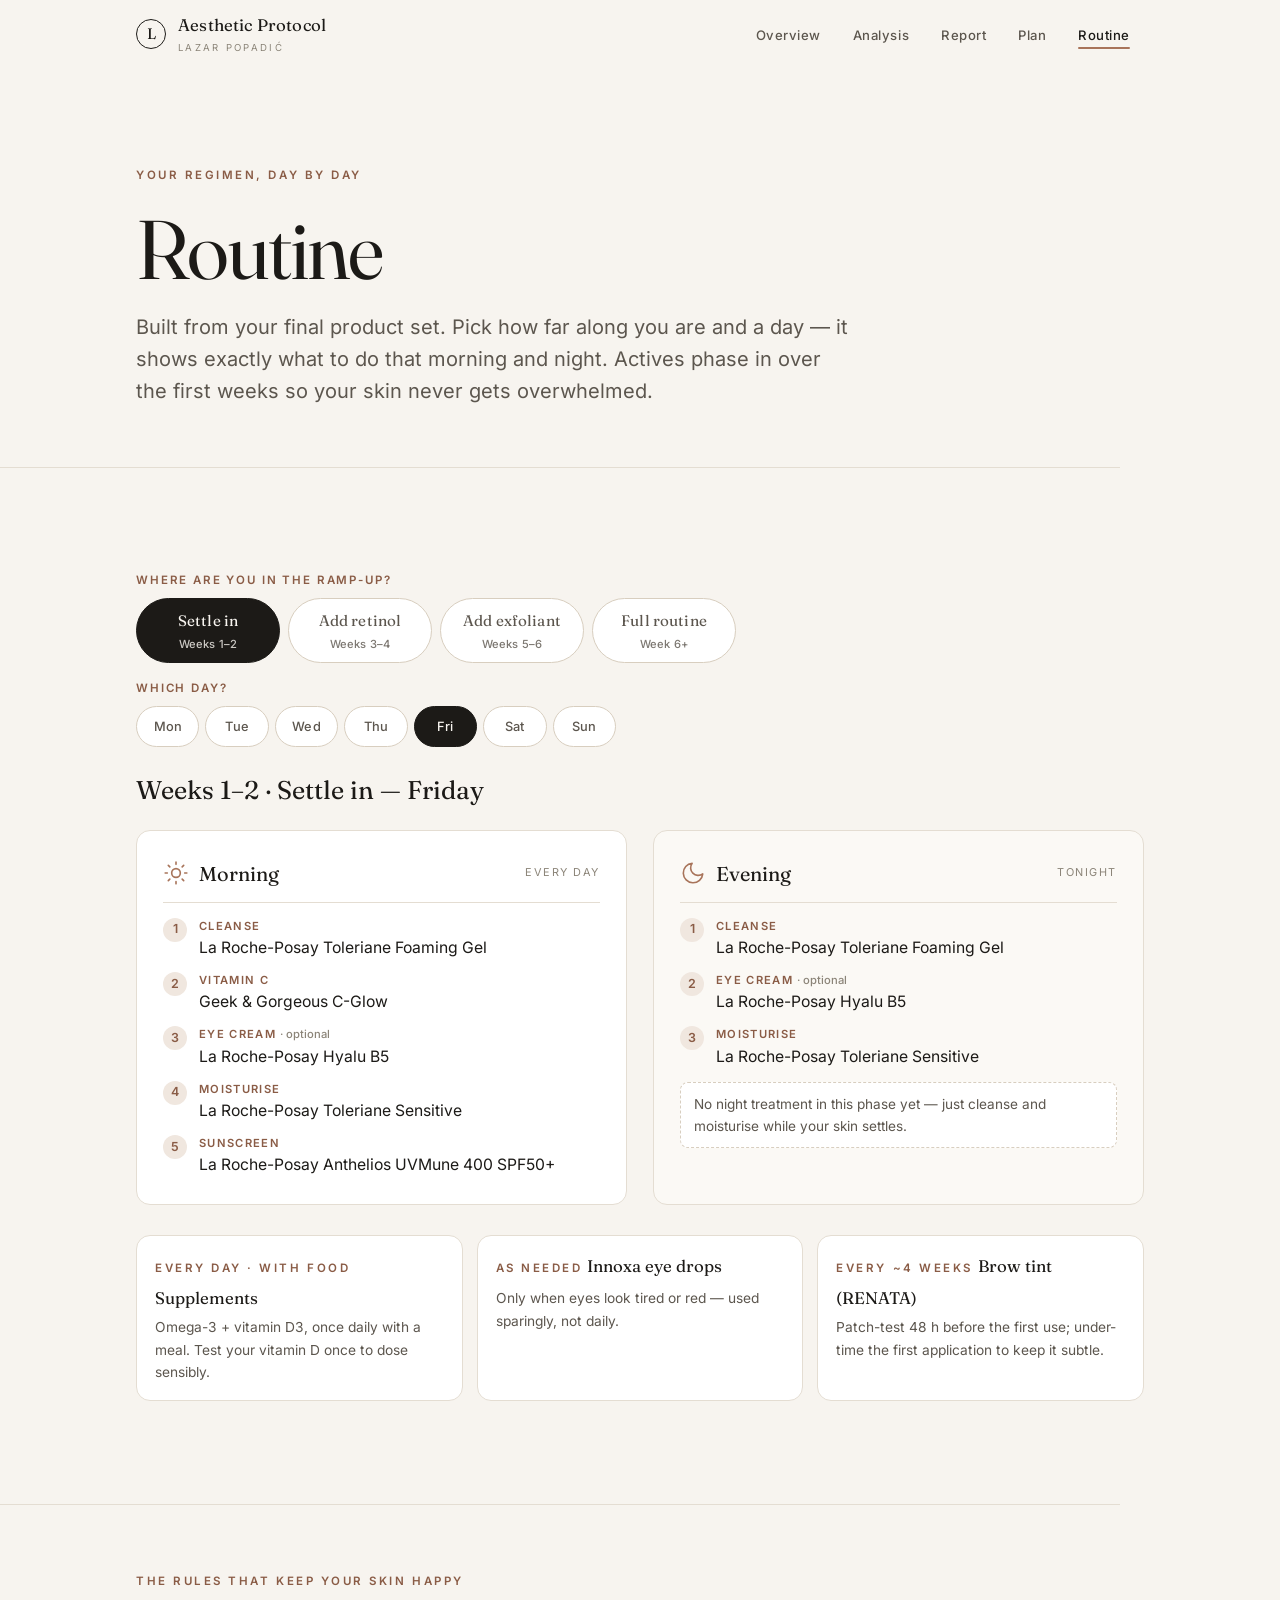
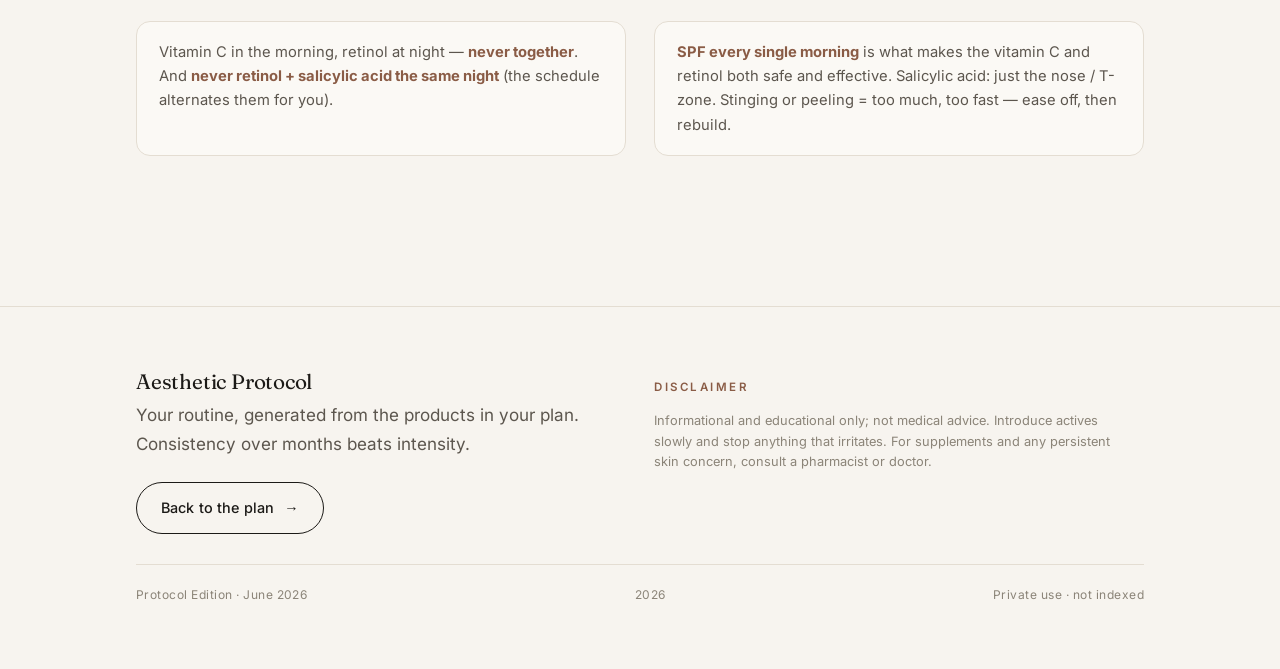
<file: routine.html>
<!doctype html>
<html lang="en">
<head>
  <meta charset="utf-8">
  <meta name="viewport" content="width=device-width, initial-scale=1, viewport-fit=cover">
  <meta name="robots" content="noindex, nofollow">
  <title>Routine — Aesthetic Protocol</title>
  <meta name="description" content="An interactive day-by-day skincare routine that phases in over the weeks.">
  <meta name="theme-color" content="#f7f4ef">
  <link rel="manifest" href="manifest.webmanifest">
  <link rel="icon" href="assets/img/icons/favicon.png">
  <link rel="apple-touch-icon" href="assets/img/icons/icon-180.png">
  <meta name="apple-mobile-web-app-capable" content="yes">
  <meta name="apple-mobile-web-app-status-bar-style" content="default">
  <meta name="apple-mobile-web-app-title" content="Protocol">
  <link rel="preload" href="assets/fonts/fraunces-latin.woff2" as="font" type="font/woff2" crossorigin>
  <link rel="preload" href="assets/fonts/inter-latin.woff2" as="font" type="font/woff2" crossorigin>
  <link rel="stylesheet" href="assets/css/styles.css">
  <noscript><style>.reveal{opacity:1!important;transform:none!important}</style></noscript>
</head>
<body>
  <header class="site-header">
    <div class="wrap nav">
      <a class="brand" href="index.html">
        <span class="brand__mark">L</span>
        <span class="brand__name">Aesthetic Protocol<small>Lazar Popadić</small></span>
      </a>
      <nav aria-label="Primary">
        <ul class="nav__links">
          <li><a href="index.html">Overview</a></li>
          <li><a href="analysis.html">Analysis</a></li>
          <li><a href="report.html">Report</a></li>
          <li><a href="plan.html">Plan</a></li>
          <li><a href="routine.html" aria-current="page">Routine</a></li>
        </ul>
      </nav>
    </div>
  </header>

  <main>
    <section class="page-intro wrap">
      <p class="eyebrow reveal">Your regimen, day by day</p>
      <h1 class="display reveal">Routine</h1>
      <p class="lede reveal prose" style="margin-top:1rem">
        Built from your final product set. Pick how far along you are and a day —
        it shows exactly what to do that morning and night. Actives phase in over the
        first weeks so your skin never gets overwhelmed.
      </p>
    </section>

    <hr class="rule wrap" style="border:0">

    <section class="section wrap" id="routine">
      <div class="routine-controls reveal">
        <div class="routine-control">
          <p>Where are you in the ramp-up?</p>
          <div class="seg seg--phase" role="group" aria-label="Routine phase">
            <button type="button" data-phase="0"><b>Settle in</b><span>Weeks 1–2</span></button>
            <button type="button" data-phase="1"><b>Add retinol</b><span>Weeks 3–4</span></button>
            <button type="button" data-phase="2"><b>Add exfoliant</b><span>Weeks 5–6</span></button>
            <button type="button" data-phase="3"><b>Full routine</b><span>Week 6+</span></button>
          </div>
        </div>
        <div class="routine-control">
          <p>Which day?</p>
          <div class="seg seg--day" role="group" aria-label="Day of week">
            <button type="button" data-day="Mon">Mon</button>
            <button type="button" data-day="Tue">Tue</button>
            <button type="button" data-day="Wed">Wed</button>
            <button type="button" data-day="Thu">Thu</button>
            <button type="button" data-day="Fri">Fri</button>
            <button type="button" data-day="Sat">Sat</button>
            <button type="button" data-day="Sun">Sun</button>
          </div>
        </div>
      </div>

      <p class="routine-context" id="routine-context">—</p>

      <div class="routine-grid">
        <div class="rcol rcol--am">
          <div class="rcol__head">
            <svg class="rcol__icon" viewBox="0 0 24 24" fill="none" stroke="currentColor" stroke-width="1.5" stroke-linecap="round"><circle cx="12" cy="12" r="4"/><path d="M12 2v2M12 20v2M4.9 4.9l1.4 1.4M17.7 17.7l1.4 1.4M2 12h2M20 12h2M4.9 19.1l1.4-1.4M17.7 6.3l1.4-1.4"/></svg>
            <span class="rcol__title">Morning</span>
            <span class="rcol__when">Every day</span>
          </div>
          <ol class="rsteps" id="am-steps"></ol>
        </div>

        <div class="rcol rcol--pm">
          <div class="rcol__head">
            <svg class="rcol__icon" viewBox="0 0 24 24" fill="none" stroke="currentColor" stroke-width="1.5" stroke-linecap="round" stroke-linejoin="round"><path d="M21 12.8A9 9 0 1 1 11.2 3a7 7 0 0 0 9.8 9.8z"/></svg>
            <span class="rcol__title">Evening</span>
            <span class="rcol__when">Tonight</span>
          </div>
          <ol class="rsteps" id="pm-steps"></ol>
          <p class="rest-note" id="pm-note" hidden></p>
        </div>
      </div>

      <div class="routine-extras reveal">
        <div class="rextra">
          <p class="eyebrow">Every day · with food</p>
          <strong>Supplements</strong>
          <span>Omega-3 + vitamin D3, once daily with a meal. Test your vitamin D once to dose sensibly.</span>
        </div>
        <div class="rextra">
          <p class="eyebrow">As needed</p>
          <strong>Innoxa eye drops</strong>
          <span>Only when eyes look tired or red — used sparingly, not daily.</span>
        </div>
        <div class="rextra">
          <p class="eyebrow">Every ~4 weeks</p>
          <strong>Brow tint (RENATA)</strong>
          <span>Patch-test 48 h before the first use; under-time the first application to keep it subtle.</span>
        </div>
      </div>
    </section>

    <hr class="rule wrap">

    <section class="section--tight wrap">
      <p class="eyebrow reveal">The rules that keep your skin happy</p>
      <div class="grid grid-2" style="margin-top:1rem">
        <div class="callout reveal">Vitamin C in the morning, retinol at night — <strong>never together</strong>. And <strong>never retinol + salicylic acid the same night</strong> (the schedule alternates them for you).</div>
        <div class="callout reveal reveal-delay-1"><strong>SPF every single morning</strong> is what makes the vitamin C and retinol both safe and effective. Salicylic acid: just the nose / T-zone. Stinging or peeling = too much, too fast — ease off, then rebuild.</div>
      </div>
    </section>
  </main>

  <footer class="site-footer">
    <div class="wrap">
      <div class="grid grid-2">
        <div>
          <h4>Aesthetic Protocol</h4>
          <p class="muted" style="max-width:42ch">Your routine, generated from the products in your plan. Consistency over months beats intensity.</p>
          <a class="btn" style="margin-top:6px" href="plan.html">Back to the plan <span class="arrow">→</span></a>
        </div>
        <div>
          <p class="eyebrow">Disclaimer</p>
          <p class="disclaimer">Informational and educational only; not medical advice. Introduce actives slowly and stop anything that irritates. For supplements and any persistent skin concern, consult a pharmacist or doctor.</p>
        </div>
      </div>
      <div class="footer-meta">
        <span>Protocol Edition · June 2026</span>
        <span data-year>2026</span>
        <span>Private use · not indexed</span>
      </div>
    </div>
  </footer>

  <script src="assets/js/main.js"></script>
  <script src="assets/js/routine.js"></script>
  <script src="assets/js/sw-register.js"></script>
</body>
</html>
</file>
<file: assets/css/styles.css>
/* =====================================================================
   Aesthetic Protocol — shared stylesheet
   Editorial-luxury system: ivory / ink / clay, Fraunces + Inter.
   ===================================================================== */

/* ---- Fonts (self-hosted, variable, offline-safe) -------------------- */
@font-face {
  font-family: "Fraunces";
  src: url("../fonts/fraunces-latin.woff2") format("woff2");
  font-weight: 300 700;
  font-style: normal;
  font-display: swap;
}
@font-face {
  font-family: "Inter";
  src: url("../fonts/inter-latin.woff2") format("woff2");
  font-weight: 400 700;
  font-style: normal;
  font-display: swap;
}

/* ---- Design tokens --------------------------------------------------- */
:root {
  --bg: #f7f4ef;
  --surface: #ffffff;
  --surface-2: #fbf9f5;
  --ink: #1c1a17;
  --ink-soft: #5c564e;
  --ink-faint: #8b8478;
  --line: #e4ddd2;
  --line-strong: #d8cebf;
  --clay: #a8745a;
  --clay-soft: #c8a88f;
  --clay-deep: #8a5c46;
  --clay-wash: #f0e7df;

  --serif: "Fraunces", "Iowan Old Style", Georgia, "Times New Roman", serif;
  --sans: "Inter", -apple-system, BlinkMacSystemFont, "Segoe UI", Roboto, sans-serif;

  --maxw: 1120px;
  --maxw-prose: 720px;

  --r-sm: 8px;
  --r-md: 14px;
  --r-lg: 22px;

  --shadow-1: 0 1px 2px rgba(28, 26, 23, 0.04);
  --shadow-2: 0 10px 30px -12px rgba(28, 26, 23, 0.16);
  --shadow-3: 0 24px 60px -20px rgba(28, 26, 23, 0.28);

  --ease: cubic-bezier(0.22, 0.61, 0.36, 1);
  --t-fast: 180ms;
  --t-med: 320ms;
  --t-slow: 560ms;

  --gut: clamp(18px, 5vw, 56px);
}

/* ---- Reset ----------------------------------------------------------- */
*, *::before, *::after { box-sizing: border-box; }
html { -webkit-text-size-adjust: 100%; scroll-behavior: smooth; }
@media (prefers-reduced-motion: reduce) { html { scroll-behavior: auto; } }

body {
  margin: 0;
  background: var(--bg);
  color: var(--ink);
  font-family: var(--sans);
  font-size: 17px;
  line-height: 1.65;
  font-weight: 400;
  -webkit-font-smoothing: antialiased;
  text-rendering: optimizeLegibility;
  overflow-x: hidden;
}
img { max-width: 100%; display: block; }
a { color: inherit; }
button { font: inherit; cursor: pointer; }
::selection { background: var(--clay-soft); color: var(--ink); }

/* ---- Typography ------------------------------------------------------ */
h1, h2, h3, h4 { font-family: var(--serif); font-weight: 400; line-height: 1.08; margin: 0; color: var(--ink); letter-spacing: -0.01em; }
.display { font-size: clamp(2.6rem, 7vw, 5.2rem); font-weight: 380; letter-spacing: -0.025em; }
h1 { font-size: clamp(2.1rem, 5vw, 3.4rem); }
h2 { font-size: clamp(1.7rem, 3.6vw, 2.5rem); }
h3 { font-size: clamp(1.25rem, 2.2vw, 1.6rem); }
p { margin: 0 0 1.1em; }
.lede { font-size: clamp(1.05rem, 1.6vw, 1.25rem); color: var(--ink-soft); line-height: 1.6; }

.eyebrow {
  font-family: var(--sans);
  font-size: 0.72rem;
  font-weight: 600;
  letter-spacing: 0.22em;
  text-transform: uppercase;
  color: var(--clay-deep);
  margin: 0 0 0.9rem;
  display: inline-block;
}
.muted { color: var(--ink-soft); }
.faint { color: var(--ink-faint); }
em.term { font-style: italic; color: var(--clay-deep); }

/* ---- Layout ---------------------------------------------------------- */
.wrap { width: 100%; max-width: var(--maxw); margin-inline: auto; padding-inline: var(--gut); }
.prose { max-width: var(--maxw-prose); }
.section { padding-block: clamp(48px, 8vw, 104px); }
.section--tight { padding-block: clamp(34px, 5vw, 60px); }
.rule { height: 1px; background: var(--line); border: 0; margin: 0; }
.center { text-align: center; }
.stack > * + * { margin-top: 1.1rem; }

.grid { display: grid; gap: clamp(16px, 2.4vw, 28px); }
.grid-2 { grid-template-columns: repeat(2, 1fr); }
.grid-3 { grid-template-columns: repeat(3, 1fr); }
.grid-4 { grid-template-columns: repeat(4, 1fr); }
@media (max-width: 860px) { .grid-3, .grid-4 { grid-template-columns: repeat(2, 1fr); } }
@media (max-width: 560px) { .grid-2, .grid-3, .grid-4 { grid-template-columns: 1fr; } }

/* ---- Header / navigation -------------------------------------------- */
.site-header {
  position: sticky; top: 0; z-index: 60;
  background: rgba(247, 244, 239, 0.82);
  backdrop-filter: saturate(140%) blur(14px);
  -webkit-backdrop-filter: saturate(140%) blur(14px);
  border-bottom: 1px solid transparent;
  transition: border-color var(--t-med) var(--ease), background var(--t-med) var(--ease);
}
.site-header.is-scrolled { border-bottom-color: var(--line); }
.nav { display: flex; align-items: center; justify-content: space-between; gap: 20px; height: 68px; }
.brand { display: flex; align-items: center; gap: 12px; text-decoration: none; flex-shrink: 0; }
.brand__mark {
  width: 30px; height: 30px; border-radius: 50%;
  border: 1.5px solid var(--ink); display: grid; place-items: center;
  font-family: var(--serif); font-size: 0.95rem; color: var(--ink);
}
.brand__name { font-family: var(--serif); font-size: 1.05rem; letter-spacing: 0.01em; }
.brand__name small { display: block; font-family: var(--sans); font-size: 0.6rem; letter-spacing: 0.24em; text-transform: uppercase; color: var(--ink-faint); margin-top: 1px; }
.nav__links { display: flex; align-items: center; gap: 4px; list-style: none; margin: 0; padding: 0; }
.nav__links a {
  text-decoration: none; color: var(--ink-soft);
  font-size: 0.82rem; letter-spacing: 0.04em; font-weight: 500;
  padding: 8px 14px; border-radius: 999px;
  transition: color var(--t-fast) var(--ease), background var(--t-fast) var(--ease);
  position: relative;
}
.nav__links a:hover { color: var(--ink); background: var(--clay-wash); }
.nav__links a[aria-current="page"] { color: var(--ink); }
.nav__links a[aria-current="page"]::after {
  content: ""; position: absolute; left: 14px; right: 14px; bottom: 2px;
  height: 1.5px; background: var(--clay); border-radius: 2px;
}

@media (max-width: 720px) {
  .nav { height: auto; flex-direction: column; align-items: stretch; gap: 8px; padding-block: 10px; }
  .brand { justify-content: center; }
  .nav__links { justify-content: center; flex-wrap: nowrap; overflow-x: auto; gap: 2px; padding-bottom: 2px; -ms-overflow-style: none; scrollbar-width: none; }
  .nav__links::-webkit-scrollbar { display: none; }
  .nav__links a { padding: 7px 12px; font-size: 0.78rem; white-space: nowrap; }
}

/* ---- Buttons / chips ------------------------------------------------- */
.btn {
  display: inline-flex; align-items: center; gap: 10px;
  text-decoration: none; font-size: 0.9rem; font-weight: 500; letter-spacing: 0.01em;
  padding: 13px 24px; border-radius: 999px; border: 1px solid var(--ink);
  color: var(--ink); background: transparent;
  transition: background var(--t-med) var(--ease), color var(--t-med) var(--ease), transform var(--t-fast) var(--ease);
}
.btn:hover { background: var(--ink); color: var(--bg); }
.btn--solid { background: var(--ink); color: var(--bg); }
.btn--solid:hover { background: var(--clay-deep); border-color: var(--clay-deep); }
.btn .arrow { transition: transform var(--t-med) var(--ease); }
.btn:hover .arrow { transform: translateX(4px); }

.chip {
  display: inline-flex; align-items: center; gap: 7px;
  font-size: 0.72rem; letter-spacing: 0.12em; text-transform: uppercase; font-weight: 600;
  color: var(--ink-soft); background: var(--surface);
  border: 1px solid var(--line-strong); padding: 6px 13px; border-radius: 999px;
}
.chip .dot { width: 6px; height: 6px; border-radius: 50%; background: var(--clay); }
.chip--clay { color: var(--clay-deep); background: var(--clay-wash); border-color: transparent; }

.tag { font-size: 0.66rem; letter-spacing: 0.14em; text-transform: uppercase; font-weight: 600; padding: 4px 9px; border-radius: 5px; }
.tag--low { background: #eef1ea; color: #4d6044; }
.tag--med { background: #f4ecdf; color: #8a6a32; }
.tag--flag { background: var(--clay-wash); color: var(--clay-deep); }

/* ---- Cards ----------------------------------------------------------- */
.card {
  background: var(--surface); border: 1px solid var(--line);
  border-radius: var(--r-md); padding: clamp(22px, 3vw, 32px);
  box-shadow: var(--shadow-1);
  transition: transform var(--t-med) var(--ease), box-shadow var(--t-med) var(--ease), border-color var(--t-med) var(--ease);
}
.card--hover:hover { transform: translateY(-3px); box-shadow: var(--shadow-2); border-color: var(--line-strong); }
.card--link { text-decoration: none; color: inherit; display: block; }

/* ---- Score cards + gauges ------------------------------------------- */
.score-card { display: flex; flex-direction: column; gap: 6px; }
.score-card__top { display: flex; align-items: center; justify-content: space-between; gap: 14px; }
.score-card__num { font-family: var(--serif); font-size: clamp(2.6rem, 5vw, 3.6rem); line-height: 1; letter-spacing: -0.03em; }
.score-card__num small { font-size: 0.9rem; color: var(--ink-faint); font-family: var(--sans); letter-spacing: 0; }
.score-card__label { font-size: 0.72rem; letter-spacing: 0.18em; text-transform: uppercase; color: var(--clay-deep); font-weight: 600; }
.score-card__read { color: var(--ink-soft); font-size: 0.95rem; margin: 0; }
.gauge { width: 64px; height: 64px; flex-shrink: 0; transform: rotate(-90deg); }
.gauge__track { fill: none; stroke: var(--line); stroke-width: 6; }
.gauge__bar { fill: none; stroke: var(--clay); stroke-width: 6; stroke-linecap: round; transition: stroke-dashoffset 1.1s var(--ease); }

.bar { height: 7px; background: var(--line); border-radius: 999px; overflow: hidden; }
.bar__fill { height: 100%; background: linear-gradient(90deg, var(--clay-soft), var(--clay)); border-radius: 999px; width: 0; transition: width 1.1s var(--ease); }

/* ---- Hero ------------------------------------------------------------ */
.hero { position: relative; padding-block: clamp(40px, 7vw, 84px) clamp(30px, 5vw, 56px); }
.hero__grid { display: grid; grid-template-columns: 1.05fr 0.95fr; gap: clamp(28px, 5vw, 64px); align-items: center; }
@media (max-width: 820px) { .hero__grid { grid-template-columns: 1fr; } }
.hero__portrait { position: relative; border-radius: var(--r-lg); overflow: hidden; box-shadow: var(--shadow-3); aspect-ratio: 1/1; background: var(--clay-wash); }
.hero__portrait img { width: 100%; height: 100%; object-fit: cover; }
.hero__meta { display: flex; gap: 26px; flex-wrap: wrap; margin-top: 26px; padding-top: 22px; border-top: 1px solid var(--line); }
.hero__meta div span { display: block; font-size: 0.7rem; letter-spacing: 0.16em; text-transform: uppercase; color: var(--ink-faint); }
.hero__meta div strong { font-family: var(--serif); font-weight: 400; font-size: 1.15rem; }
.scroll-cue { margin-top: 30px; font-size: 0.72rem; letter-spacing: 0.18em; text-transform: uppercase; color: var(--ink-faint); display: inline-flex; align-items: center; gap: 10px; }
.scroll-cue .line { width: 40px; height: 1px; background: var(--ink-faint); position: relative; overflow: hidden; }
.scroll-cue .line::after { content: ""; position: absolute; inset: 0; background: var(--clay); transform: translateX(-100%); animation: cue 2.4s var(--ease) 3; }
@keyframes cue { 0% { transform: translateX(-100%); } 55% { transform: translateX(0); } 100% { transform: translateX(100%); } }

/* ---- Photo / picture frames ----------------------------------------- */
.frame { border-radius: var(--r-md); overflow: hidden; background: var(--clay-wash); position: relative; }
.frame img { width: 100%; height: 100%; object-fit: cover; transition: transform 1.4s var(--ease), filter var(--t-slow) var(--ease); }
.frame--zoom:hover img { transform: scale(1.04); }
.img-fade { opacity: 0; transition: opacity var(--t-slow) var(--ease); }
.img-fade.is-loaded { opacity: 1; }

/* ---- Before / After comparison slider ------------------------------- */
.compare {
  --pos: 50%;
  position: relative; border-radius: var(--r-md); overflow: hidden;
  aspect-ratio: 1 / 1; user-select: none; touch-action: pan-y;
  background: var(--clay-wash); box-shadow: var(--shadow-1);
  cursor: ew-resize;
}
.compare img { position: absolute; inset: 0; width: 100%; height: 100%; object-fit: cover; pointer-events: none; }
.compare__before { position: absolute; inset: 0; clip-path: inset(0 calc(100% - var(--pos)) 0 0); }
.compare__before img { width: 100%; height: 100%; object-fit: cover; }
.compare__handle {
  position: absolute; top: 0; bottom: 0; left: var(--pos);
  width: 2px; background: rgba(255, 255, 255, 0.92); transform: translateX(-1px);
  box-shadow: 0 0 0 1px rgba(28, 26, 23, 0.12); pointer-events: none;
}
.compare__grip {
  position: absolute; top: 50%; left: 50%; transform: translate(-50%, -50%);
  width: 42px; height: 42px; border-radius: 50%;
  background: rgba(255, 255, 255, 0.95); box-shadow: var(--shadow-2);
  display: grid; place-items: center; color: var(--ink);
}
.compare__grip svg { width: 20px; height: 20px; }
.compare__tag { position: absolute; bottom: 12px; font-size: 0.64rem; letter-spacing: 0.16em; text-transform: uppercase; font-weight: 600; color: #fff; background: rgba(28, 26, 23, 0.55); padding: 5px 11px; border-radius: 999px; backdrop-filter: blur(2px); }
.compare__tag--before { left: 12px; }
.compare__tag--after { right: 12px; }
.compare__range { position: absolute; inset: 0; width: 100%; height: 100%; margin: 0; opacity: 0; cursor: ew-resize; }

/* ---- Lightbox -------------------------------------------------------- */
.lightbox {
  position: fixed; inset: 0; z-index: 100; display: grid; place-items: center;
  background: rgba(20, 18, 16, 0.86); backdrop-filter: blur(6px);
  opacity: 0; visibility: hidden; transition: opacity var(--t-med) var(--ease), visibility var(--t-med);
  padding: 4vw;
}
.lightbox.is-open { opacity: 1; visibility: visible; }
.lightbox img { max-width: 92vw; max-height: 88vh; border-radius: var(--r-sm); box-shadow: var(--shadow-3); transform: scale(0.96); transition: transform var(--t-med) var(--ease); }
.lightbox.is-open img { transform: scale(1); }
.lightbox__close { position: absolute; top: 22px; right: 26px; width: 44px; height: 44px; border-radius: 50%; border: 1px solid rgba(255,255,255,0.4); background: transparent; color: #fff; font-size: 1.3rem; line-height: 1; }
.lightbox__close:hover { background: rgba(255,255,255,0.12); }

/* ---- Accordion (details) -------------------------------------------- */
.acc { border-top: 1px solid var(--line); }
.acc__item { border-bottom: 1px solid var(--line); }
.acc__sum {
  display: flex; align-items: center; justify-content: space-between; gap: 18px;
  padding: 20px 4px; cursor: pointer; list-style: none;
  font-family: var(--serif); font-size: 1.15rem; color: var(--ink);
  transition: color var(--t-fast) var(--ease);
}
.acc__sum:hover { color: var(--clay-deep); }
.acc__sum::-webkit-details-marker { display: none; }
.acc__rating { font-family: var(--sans); font-size: 0.7rem; letter-spacing: 0.14em; text-transform: uppercase; font-weight: 600; color: var(--clay-deep); margin-left: auto; }
.acc__icon { width: 18px; height: 18px; flex-shrink: 0; position: relative; }
.acc__icon::before, .acc__icon::after { content: ""; position: absolute; background: var(--ink-soft); transition: transform var(--t-med) var(--ease); }
.acc__icon::before { top: 8px; left: 0; right: 0; height: 1.5px; }
.acc__icon::after { left: 8px; top: 0; bottom: 0; width: 1.5px; }
.acc__item[open] .acc__icon::after { transform: scaleY(0); }
.acc__body { overflow: hidden; }
.acc__body-inner { padding: 0 4px 22px; color: var(--ink-soft); max-width: var(--maxw-prose); }
.acc__item:not([open]) .acc__body { max-height: 0; }
/* animation handled by JS for smooth height; fallback below */
.acc__body { transition: max-height var(--t-med) var(--ease); }

/* ---- Report feature sections ---------------------------------------- */
.feature { scroll-margin-top: 120px; }
.feature__head { display: flex; align-items: baseline; gap: 16px; flex-wrap: wrap; margin-bottom: 6px; }
.feature__index { font-family: var(--serif); font-size: 1.1rem; color: var(--clay); }
.subhead { font-family: var(--sans); font-size: 0.74rem; letter-spacing: 0.16em; text-transform: uppercase; color: var(--clay-deep); font-weight: 600; margin: 26px 0 8px; }
.summary-quote {
  font-family: var(--serif); font-size: clamp(1.15rem, 2vw, 1.5rem); line-height: 1.35;
  color: var(--ink); border-left: 2px solid var(--clay); padding: 4px 0 4px 22px; margin: 22px 0 0;
}
.callout { background: var(--surface-2); border: 1px solid var(--line); border-radius: var(--r-md); padding: 18px 22px; font-size: 0.92rem; color: var(--ink-soft); }
.callout--flag { border-color: var(--clay-soft); background: var(--clay-wash); }
.callout strong { color: var(--clay-deep); }

/* in-page sticky feature nav */
.feature-nav { position: sticky; top: 132px; align-self: start; }
.feature-nav ol { list-style: none; margin: 0; padding: 0; display: flex; flex-direction: column; gap: 2px; }
.feature-nav a { display: flex; gap: 10px; align-items: baseline; text-decoration: none; color: var(--ink-faint); font-size: 0.88rem; padding: 7px 12px; border-radius: 8px; border-left: 2px solid transparent; transition: color var(--t-fast) var(--ease), border-color var(--t-fast) var(--ease), background var(--t-fast) var(--ease); }
.feature-nav a .n { font-variant-numeric: tabular-nums; font-size: 0.72rem; color: var(--clay); }
.feature-nav a:hover { color: var(--ink); background: var(--surface-2); }
.feature-nav a.is-active { color: var(--ink); border-left-color: var(--clay); }
.report-layout { display: grid; grid-template-columns: 220px 1fr; gap: clamp(28px, 5vw, 70px); align-items: start; }
@media (max-width: 900px) { .report-layout { grid-template-columns: 1fr; } .feature-nav { display: none; } }

/* ---- Plan: horizon bands + filter ----------------------------------- */
.filter-bar { display: flex; flex-wrap: wrap; gap: 8px; margin: 8px 0 30px; }
.filter-btn {
  border: 1px solid var(--line-strong); background: var(--surface); color: var(--ink-soft);
  font-size: 0.78rem; letter-spacing: 0.06em; font-weight: 500; padding: 8px 16px; border-radius: 999px;
  transition: all var(--t-fast) var(--ease);
}
.filter-btn:hover { border-color: var(--clay-soft); color: var(--ink); }
.filter-btn.is-active { background: var(--ink); color: var(--bg); border-color: var(--ink); }

.band { margin-top: clamp(40px, 6vw, 72px); }
.band__head { display: flex; align-items: baseline; gap: 16px; padding-bottom: 14px; border-bottom: 1px solid var(--line); margin-bottom: 26px; }
.band__num { font-family: var(--serif); font-size: 1rem; color: var(--clay); }
.band__sub { color: var(--ink-faint); font-size: 0.9rem; margin-left: auto; }

.action { display: flex; flex-direction: column; gap: 12px; transition: opacity var(--t-med) var(--ease), transform var(--t-med) var(--ease); }
.action__head { display: flex; align-items: center; gap: 10px; flex-wrap: wrap; }
.action__title { font-family: var(--serif); font-size: 1.2rem; }
.action__why { color: var(--ink-soft); font-size: 0.95rem; margin: 0; }
.action__meta { display: flex; gap: 16px; flex-wrap: wrap; font-size: 0.82rem; color: var(--ink-faint); margin-top: 2px; }
.action__meta b { color: var(--ink-soft); font-weight: 600; }
.action__step { font-size: 0.88rem; color: var(--clay-deep); background: var(--clay-wash); border-radius: var(--r-sm); padding: 9px 13px; }
.action.is-hidden { display: none; }

/* ---- Strength list --------------------------------------------------- */
.strength { display: flex; gap: 14px; align-items: flex-start; }
.strength__mark { flex-shrink: 0; width: 26px; height: 26px; border-radius: 50%; background: var(--clay-wash); color: var(--clay-deep); display: grid; place-items: center; font-size: 0.8rem; margin-top: 2px; }

/* ---- Facial thirds + dimorphism scale ------------------------------- */
.thirds { display: grid; grid-template-columns: 90px 1fr; gap: 14px; align-items: stretch; }
.thirds__bars { display: flex; flex-direction: column; gap: 6px; }
.third { background: var(--surface-2); border: 1px solid var(--line); border-radius: var(--r-sm); padding: 12px 16px; display: flex; align-items: center; justify-content: space-between; position: relative; overflow: hidden; }
.third__fill { position: absolute; inset: 0; background: var(--clay-wash); width: 0; transition: width 1s var(--ease); }
.third__txt { position: relative; }
.third__val { position: relative; font-family: var(--serif); font-size: 1.2rem; }

.scale { position: relative; height: 56px; margin: 20px 0 8px; }
.scale__track { position: absolute; top: 26px; left: 0; right: 0; height: 4px; border-radius: 999px; background: linear-gradient(90deg, #cdd6cf, var(--clay-soft), var(--clay-deep)); }
.scale__marker { position: absolute; top: 16px; width: 3px; height: 24px; background: var(--ink); border-radius: 2px; transition: left 1s var(--ease); }
.scale__marker::after { content: attr(data-label); position: absolute; top: -22px; left: 50%; transform: translateX(-50%); white-space: nowrap; font-size: 0.66rem; letter-spacing: 0.12em; text-transform: uppercase; font-weight: 600; color: var(--ink); }
.scale__ends { display: flex; justify-content: space-between; font-size: 0.7rem; letter-spacing: 0.1em; text-transform: uppercase; color: var(--ink-faint); }

/* ---- Reveal animation ------------------------------------------------ */
.reveal { opacity: 0; transform: translateY(18px); transition: opacity var(--t-slow) var(--ease), transform var(--t-slow) var(--ease); }
.reveal.is-visible { opacity: 1; transform: none; }
.reveal-delay-1 { transition-delay: 80ms; }
.reveal-delay-2 { transition-delay: 160ms; }
.reveal-delay-3 { transition-delay: 240ms; }

/* ---- Footer ---------------------------------------------------------- */
.site-footer { border-top: 1px solid var(--line); padding-block: clamp(40px, 6vw, 64px); margin-top: clamp(40px, 8vw, 90px); }
.site-footer .grid { align-items: start; }
.site-footer h4 { font-size: 1.3rem; margin-bottom: 8px; }
.disclaimer { font-size: 0.8rem; color: var(--ink-faint); line-height: 1.6; max-width: 60ch; }
.footer-meta { display: flex; justify-content: space-between; flex-wrap: wrap; gap: 12px; margin-top: 30px; padding-top: 20px; border-top: 1px solid var(--line); font-size: 0.75rem; color: var(--ink-faint); letter-spacing: 0.04em; }

/* ---- Page intro band ------------------------------------------------- */
.page-intro { padding-block: clamp(40px, 7vw, 90px) clamp(20px, 3vw, 40px); }
.page-intro .display { margin-top: 6px; }

/* ---- Misc ------------------------------------------------------------ */
.divider-label { display: flex; align-items: center; gap: 18px; margin: 0; color: var(--ink-faint); font-size: 0.72rem; letter-spacing: 0.2em; text-transform: uppercase; }
.divider-label::before, .divider-label::after { content: ""; height: 1px; background: var(--line); flex: 1; }
.two-col-text { columns: 2; column-gap: 48px; }
@media (max-width: 720px) { .two-col-text { columns: 1; } }

/* ---- Motion --------------------------------------------------------------
   Animations are intentionally kept ON for all users (explicit preference),
   so the count-ups, ring fills, drop-downs and fade-ins always play.
   A no-JS fallback in each page's <head> keeps .reveal content visible if
   JavaScript is unavailable. -------------------------------------------------- */

/* ===== Refinements ===================================================== */

/* #4 — face cutouts now sit on the site off-white, so frames/sliders match the page */
.compare, .frame { background: var(--bg); }

/* #1 — rings start visually empty, so they only ever fill upward (never flash full) */
.gauge__bar { stroke-dasharray: 164; stroke-dashoffset: 164; }

/* #2 — clean in-card call-to-action: a text cue with a moving arrow, no pill fill */
.link-cue { display: inline-flex; align-items: center; gap: 8px; margin-top: 18px; font-size: 0.9rem; font-weight: 500; color: var(--ink); transition: color var(--t-fast) var(--ease); }
.link-cue .arrow { transition: transform var(--t-med) var(--ease); }
.card--link:hover .link-cue { color: var(--clay-deep); }
.card--link:hover .link-cue .arrow { transform: translateX(4px); }

/* #3 — "Where to build" pills are links into the plan, with a clear arrival highlight */
a.chip { text-decoration: none; cursor: pointer; transition: background var(--t-fast) var(--ease), color var(--t-fast) var(--ease), transform var(--t-fast) var(--ease); }
a.chip--clay:hover { background: var(--clay); color: #fff; transform: translateY(-1px); }
[id^="plan-"] { scroll-margin-top: 120px; }
.flash { animation: cardflash 2s var(--ease); }
@keyframes cardflash {
  0%   { box-shadow: 0 0 0 0 rgba(168, 116, 90, 0), var(--shadow-1); }
  12%  { box-shadow: 0 0 0 2px var(--clay), var(--shadow-2); }
  100% { box-shadow: 0 0 0 0 rgba(168, 116, 90, 0), var(--shadow-1); }
}

/* ===== Plan: recommended-products accordion ========================== */
.prod { margin-top: 18px; border-top: 1px solid var(--line); }
.prod__toggle {
  width: 100%; display: flex; align-items: center; justify-content: space-between; gap: 12px;
  background: transparent; border: 0; padding: 14px 2px 4px; cursor: pointer;
  color: var(--ink); transition: color var(--t-fast) var(--ease);
}
.prod__toggle:hover { color: var(--clay-deep); }
.prod__toggle-label { font-size: 0.74rem; letter-spacing: 0.16em; text-transform: uppercase; font-weight: 600; }
.prod__chev { width: 9px; height: 9px; border-right: 1.5px solid currentColor; border-bottom: 1.5px solid currentColor; transform: rotate(45deg); transition: transform var(--t-med) var(--ease); margin-bottom: 3px; }
.prod.is-open .prod__chev { transform: rotate(-135deg); margin-bottom: -2px; }

.prod__panel { overflow: hidden; max-height: 0; transition: max-height 0.52s var(--ease); }
.prod__inner { padding-top: 14px; opacity: 0; transform: translateY(8px); transition: opacity 0.5s var(--ease) 0.06s, transform 0.5s var(--ease) 0.06s; }
.prod.is-open .prod__inner { opacity: 1; transform: none; }

.pgroup { padding: 16px 0; border-top: 1px dashed var(--line); }
.pgroup:first-child { border-top: 0; padding-top: 4px; }
.pgroup__label { font-size: 0.72rem; letter-spacing: 0.14em; text-transform: uppercase; font-weight: 600; color: var(--clay-deep); margin: 0 0 12px; }

.pgrid { display: grid; grid-template-columns: 1fr 1fr; gap: 12px; }
@media (max-width: 620px) { .pgrid { grid-template-columns: 1fr; } }

.pcard { background: var(--surface); border: 1px solid var(--line); border-radius: var(--r-md); padding: 16px 17px; display: flex; flex-direction: column; gap: 7px; transition: border-color var(--t-med) var(--ease), box-shadow var(--t-med) var(--ease); }
.pcard:hover { border-color: var(--line-strong); box-shadow: var(--shadow-1); }
.pcard--premium { border-color: var(--clay-soft); background: linear-gradient(0deg, var(--surface), var(--surface)); box-shadow: inset 3px 0 0 var(--clay); }
.pcard__top { display: flex; align-items: center; justify-content: space-between; gap: 8px; }
.pbadge { font-size: 0.6rem; letter-spacing: 0.12em; text-transform: uppercase; font-weight: 600; padding: 4px 9px; border-radius: 999px; }
.pbadge--premium { background: var(--clay); color: #fff; }
.pbadge--value { background: var(--clay-wash); color: var(--clay-deep); }
.pcard__price { font-family: var(--serif); font-size: 1rem; color: var(--clay-deep); white-space: nowrap; }
.pcard__name { font-family: var(--serif); font-size: 1.08rem; line-height: 1.2; margin: 0; }
.pcard__why { font-size: 0.88rem; color: var(--ink-soft); margin: 0; line-height: 1.5; }
.pcard__key { font-size: 0.8rem; color: var(--ink-faint); margin: 0; }
.pcard__key span { color: var(--clay-deep); font-weight: 600; letter-spacing: 0.08em; text-transform: uppercase; font-size: 0.66rem; margin-right: 7px; }
.pcard__caution { font-size: 0.78rem; color: var(--clay-deep); background: var(--clay-wash); border-radius: var(--r-sm); padding: 8px 10px; margin: 2px 0 0; display: flex; gap: 8px; line-height: 1.45; }
.caution-dot { flex-shrink: 0; width: 7px; height: 7px; border-radius: 50%; background: var(--clay); margin-top: 5px; }
.pcard__link { margin-top: auto; padding-top: 4px; font-size: 0.84rem; font-weight: 500; color: var(--clay-deep); text-decoration: none; transition: color var(--t-fast) var(--ease); }
.pcard__link:hover { color: var(--ink); }
.pcard__link--none { color: var(--ink-faint); font-style: italic; }

.pcompare { margin-top: 12px; background: var(--surface-2); border: 1px solid var(--line); border-radius: var(--r-md); padding: 14px 16px; display: grid; grid-template-columns: 1.35fr 1fr; gap: 18px; }
@media (max-width: 620px) { .pcompare { grid-template-columns: 1fr; gap: 14px; } }
.pcompare__table { width: 100%; border-collapse: collapse; font-size: 0.8rem; }
.pcompare__table th, .pcompare__table td { text-align: left; padding: 5px 8px 5px 0; border-bottom: 1px solid var(--line); vertical-align: top; }
.pcompare__table thead th { font-size: 0.62rem; letter-spacing: 0.1em; text-transform: uppercase; color: var(--ink-faint); font-weight: 600; }
.pcompare__table th[scope="row"] { color: var(--ink-faint); font-weight: 500; }
.pcompare__table td { color: var(--ink-soft); }
.pcompare__cap { font-size: 0.64rem; color: var(--ink-faint); margin: 0 0 8px; letter-spacing: 0.04em; }
.pmeter { margin-bottom: 9px; }
.pmeter__label { font-size: 0.68rem; letter-spacing: 0.08em; text-transform: uppercase; color: var(--ink-soft); font-weight: 600; display: block; margin-bottom: 4px; }
.pmeter__row { display: flex; align-items: center; gap: 7px; margin-top: 3px; }
.pmeter__tag { font-size: 0.6rem; color: var(--clay-deep); width: 10px; font-weight: 600; }
.meter { flex: 1; height: 5px; background: var(--line); border-radius: 999px; overflow: hidden; }
.meter__fill { display: block; height: 100%; background: var(--clay); border-radius: 999px; }

/* ===== Interactive routine =========================================== */
.routine-controls { display: flex; flex-direction: column; gap: 16px; }
.routine-control p { font-size: 0.72rem; letter-spacing: 0.16em; text-transform: uppercase; color: var(--clay-deep); font-weight: 600; margin: 0 0 8px; }
.seg { display: grid; gap: 8px; }
.seg--phase { grid-template-columns: repeat(4, 1fr); max-width: 600px; }
.seg--day { grid-template-columns: repeat(7, 1fr); gap: 6px; max-width: 480px; }
.seg button {
  border: 1px solid var(--line-strong); background: var(--surface); color: var(--ink-soft);
  border-radius: 999px; padding: 9px 8px; font-size: 0.82rem; font-weight: 500; letter-spacing: 0.01em;
  transition: all var(--t-fast) var(--ease); text-align: center;
}
.seg button:hover { border-color: var(--clay-soft); color: var(--ink); }
.seg button.is-active { background: var(--ink); color: var(--bg); border-color: var(--ink); }
.seg--phase button { display: flex; flex-direction: column; align-items: center; gap: 2px; }
.seg--phase button b { font-family: var(--serif); font-weight: 400; font-size: 0.95rem; }
.seg--phase button span { font-size: 0.7rem; opacity: 0.8; }
.seg--day button { padding: 9px 2px; font-size: 0.8rem; }
@media (max-width: 560px) {
  .seg--phase { grid-template-columns: repeat(2, 1fr); max-width: none; }
  .seg--day { max-width: none; }
}

.routine-context { font-family: var(--serif); font-size: clamp(1.2rem, 2.4vw, 1.6rem); margin: 22px 0 0; }

.routine-grid { display: grid; grid-template-columns: 1fr 1fr; gap: clamp(16px, 2.5vw, 26px); margin-top: 18px; }
@media (max-width: 720px) { .routine-grid { grid-template-columns: 1fr; } }
.rcol { background: var(--surface); border: 1px solid var(--line); border-radius: var(--r-md); padding: clamp(18px, 2.4vw, 26px); }
.rcol--pm { background: var(--surface-2); }
.rcol__head { display: flex; align-items: center; gap: 10px; margin: 0 0 14px; padding-bottom: 12px; border-bottom: 1px solid var(--line); }
.rcol__icon { width: 26px; height: 26px; flex-shrink: 0; color: var(--clay); }
.rcol__title { font-family: var(--serif); font-size: 1.25rem; }
.rcol__when { margin-left: auto; font-size: 0.68rem; letter-spacing: 0.14em; text-transform: uppercase; color: var(--ink-faint); }

.rsteps { list-style: none; margin: 0; padding: 0; display: flex; flex-direction: column; gap: 10px; }
.rstep { display: flex; gap: 12px; align-items: flex-start; }
.rstep__n { flex-shrink: 0; width: 24px; height: 24px; border-radius: 50%; background: var(--clay-wash); color: var(--clay-deep); display: grid; place-items: center; font-size: 0.78rem; font-weight: 600; margin-top: 1px; }
.rstep--active .rstep__n { background: var(--clay); color: #fff; }
.rstep__body { display: flex; flex-direction: column; }
.rstep__role { font-size: 0.7rem; letter-spacing: 0.12em; text-transform: uppercase; font-weight: 600; color: var(--clay-deep); }
.rstep__role em { color: var(--ink-faint); font-style: normal; text-transform: none; letter-spacing: 0; font-weight: 500; }
.rstep--active .rstep__role { color: var(--clay-deep); }
.rstep__prod { font-size: 0.98rem; color: var(--ink); }
.rstep__note { font-size: 0.78rem; color: var(--ink-faint); margin-top: 1px; }
.rest-note { margin: 12px 0 0; font-size: 0.85rem; color: var(--ink-soft); background: var(--surface); border: 1px dashed var(--line-strong); border-radius: var(--r-sm); padding: 10px 13px; }

.routine-extras { display: grid; grid-template-columns: repeat(3, 1fr); gap: 14px; margin-top: clamp(20px, 3vw, 30px); }
@media (max-width: 720px) { .routine-extras { grid-template-columns: 1fr; } }
.rextra { border: 1px solid var(--line); border-radius: var(--r-md); padding: 16px 18px; background: var(--surface); }
.rextra p.eyebrow { margin-bottom: 6px; }
.rextra strong { font-family: var(--serif); font-weight: 400; font-size: 1.05rem; }
.rextra span { display: block; font-size: 0.86rem; color: var(--ink-soft); margin-top: 3px; }
</file>
